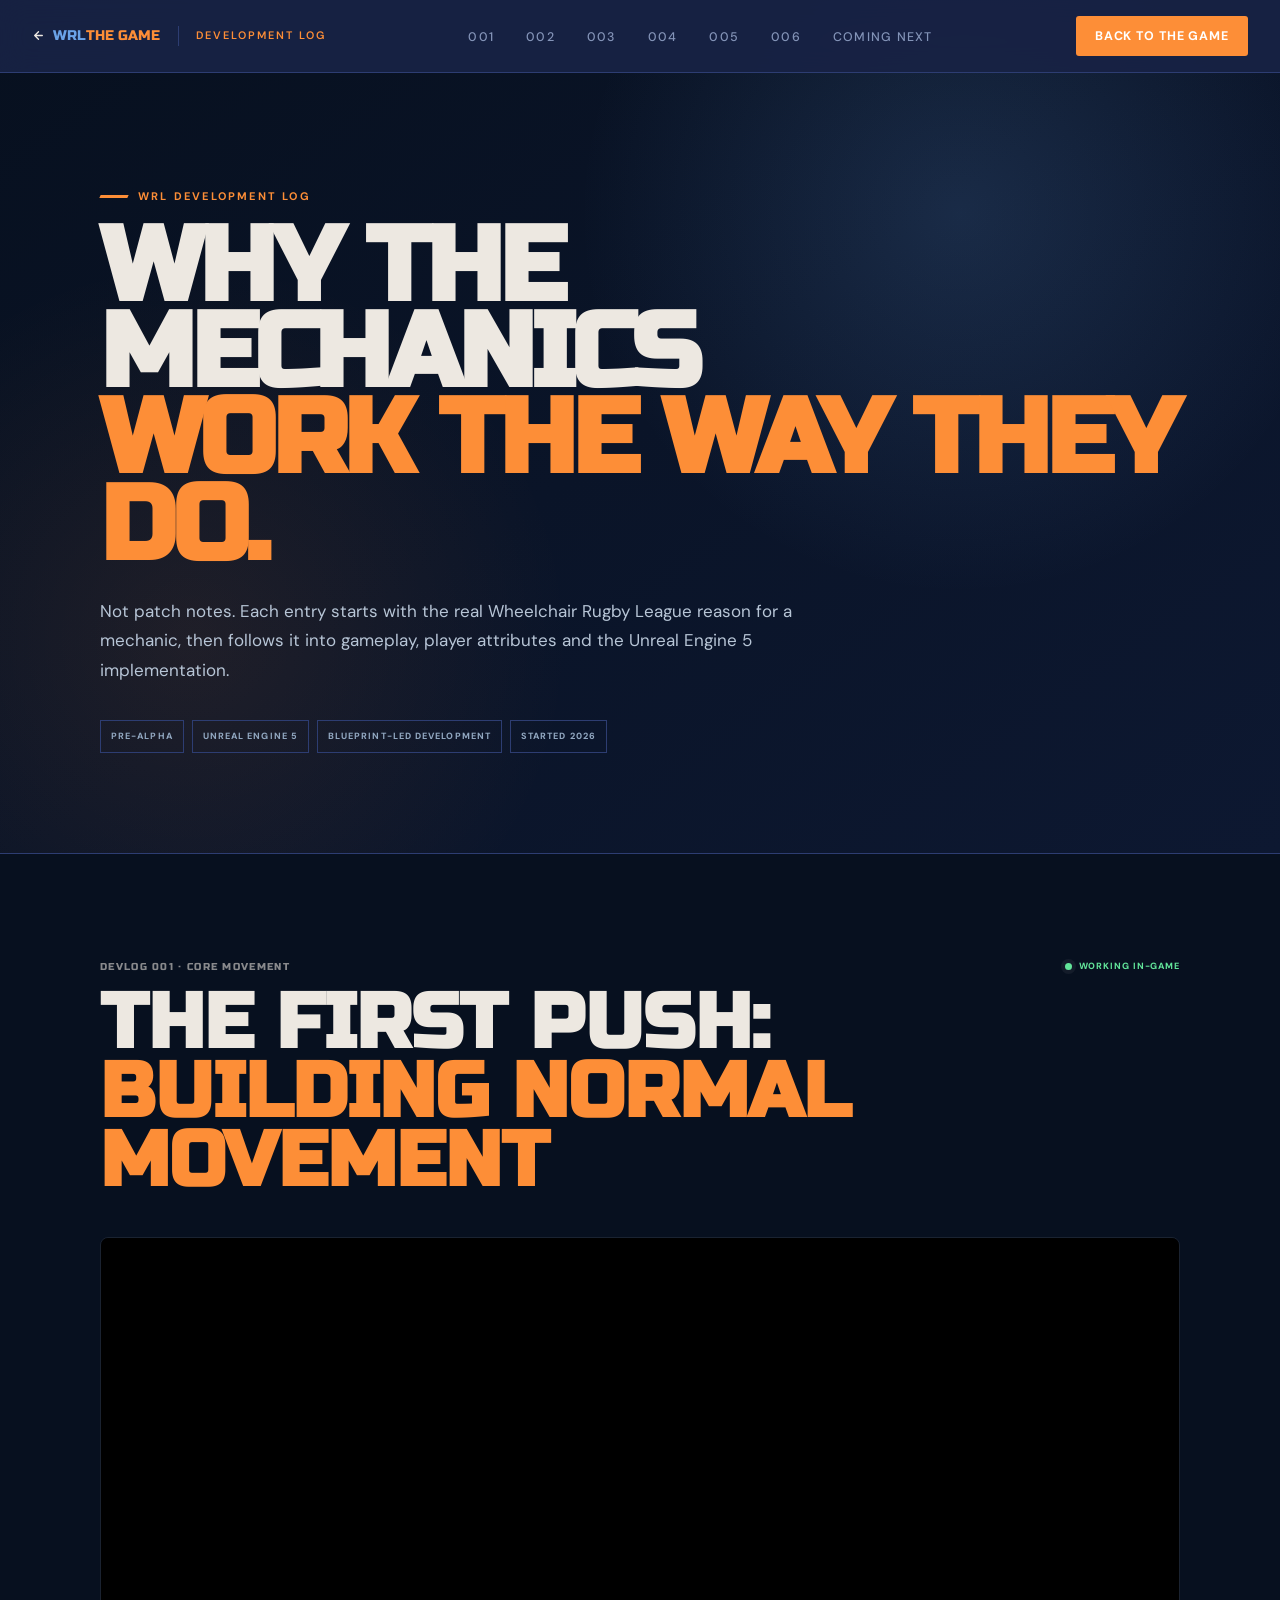
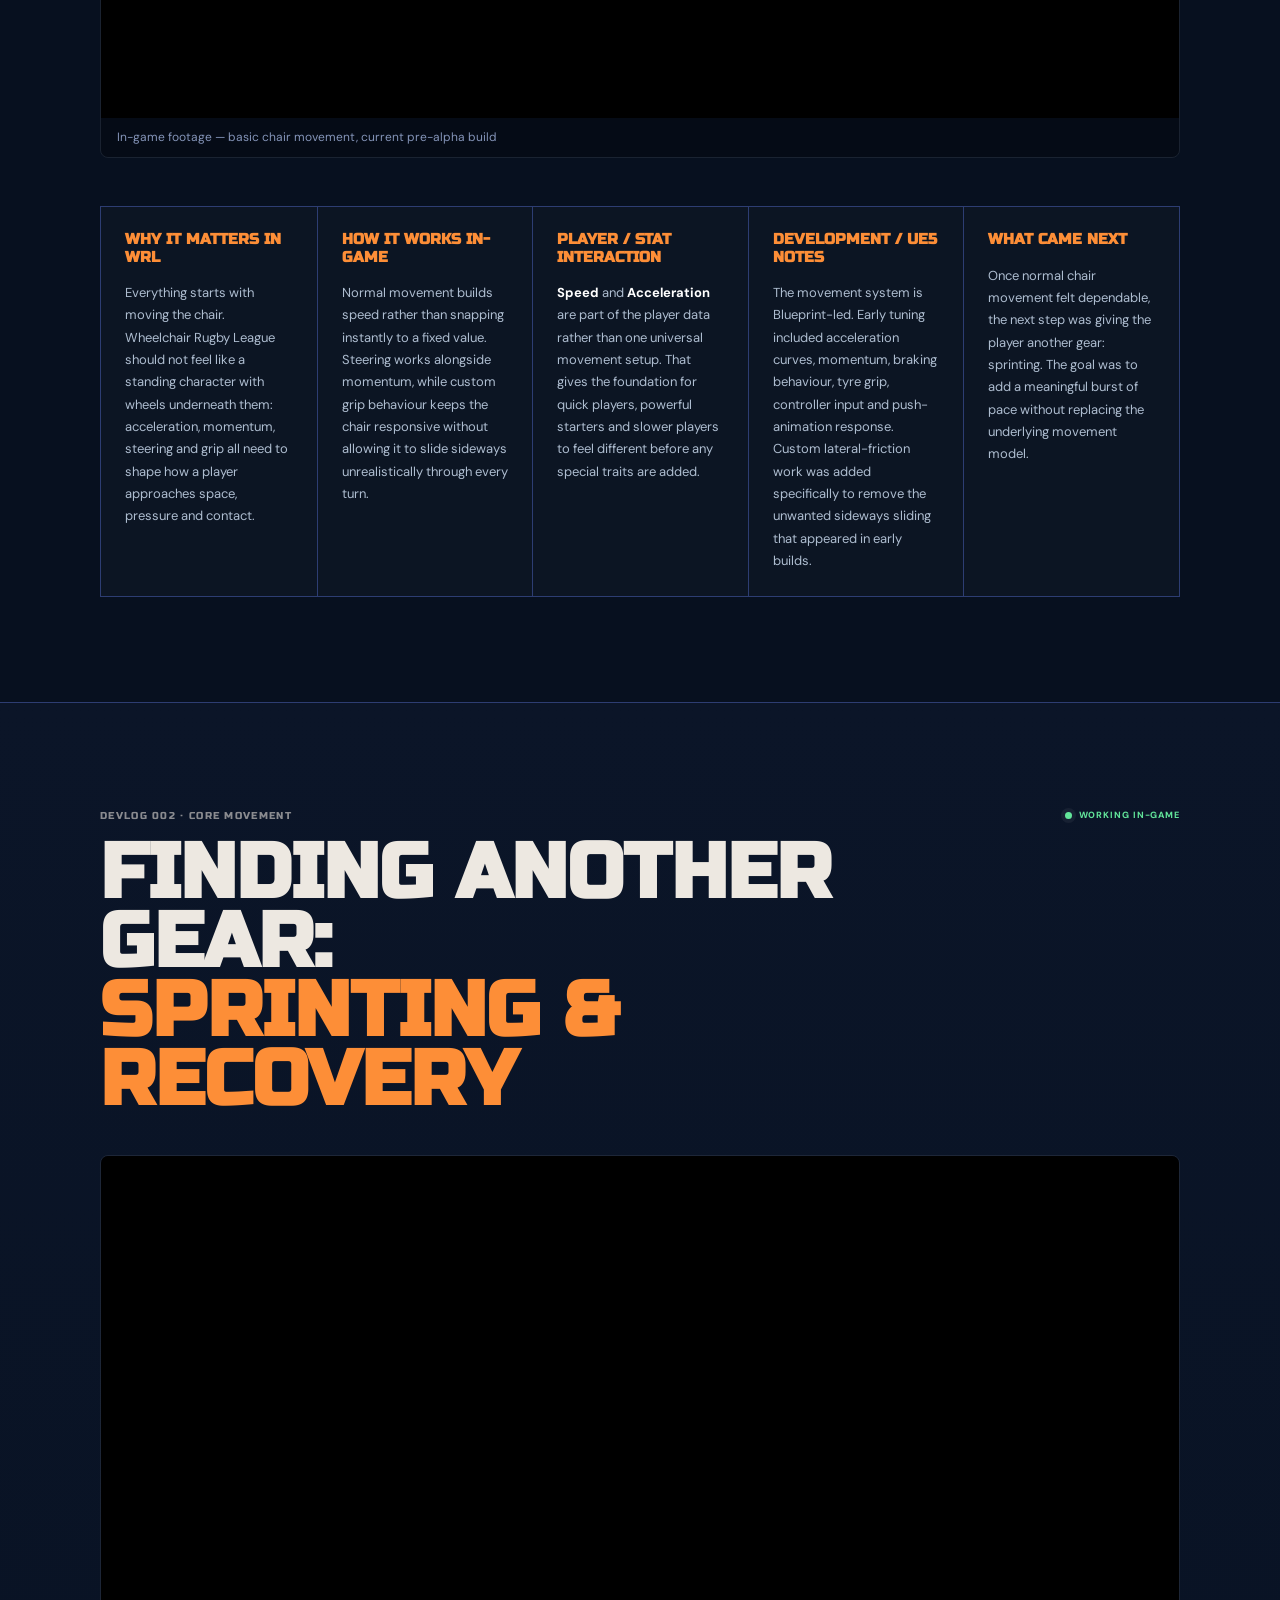
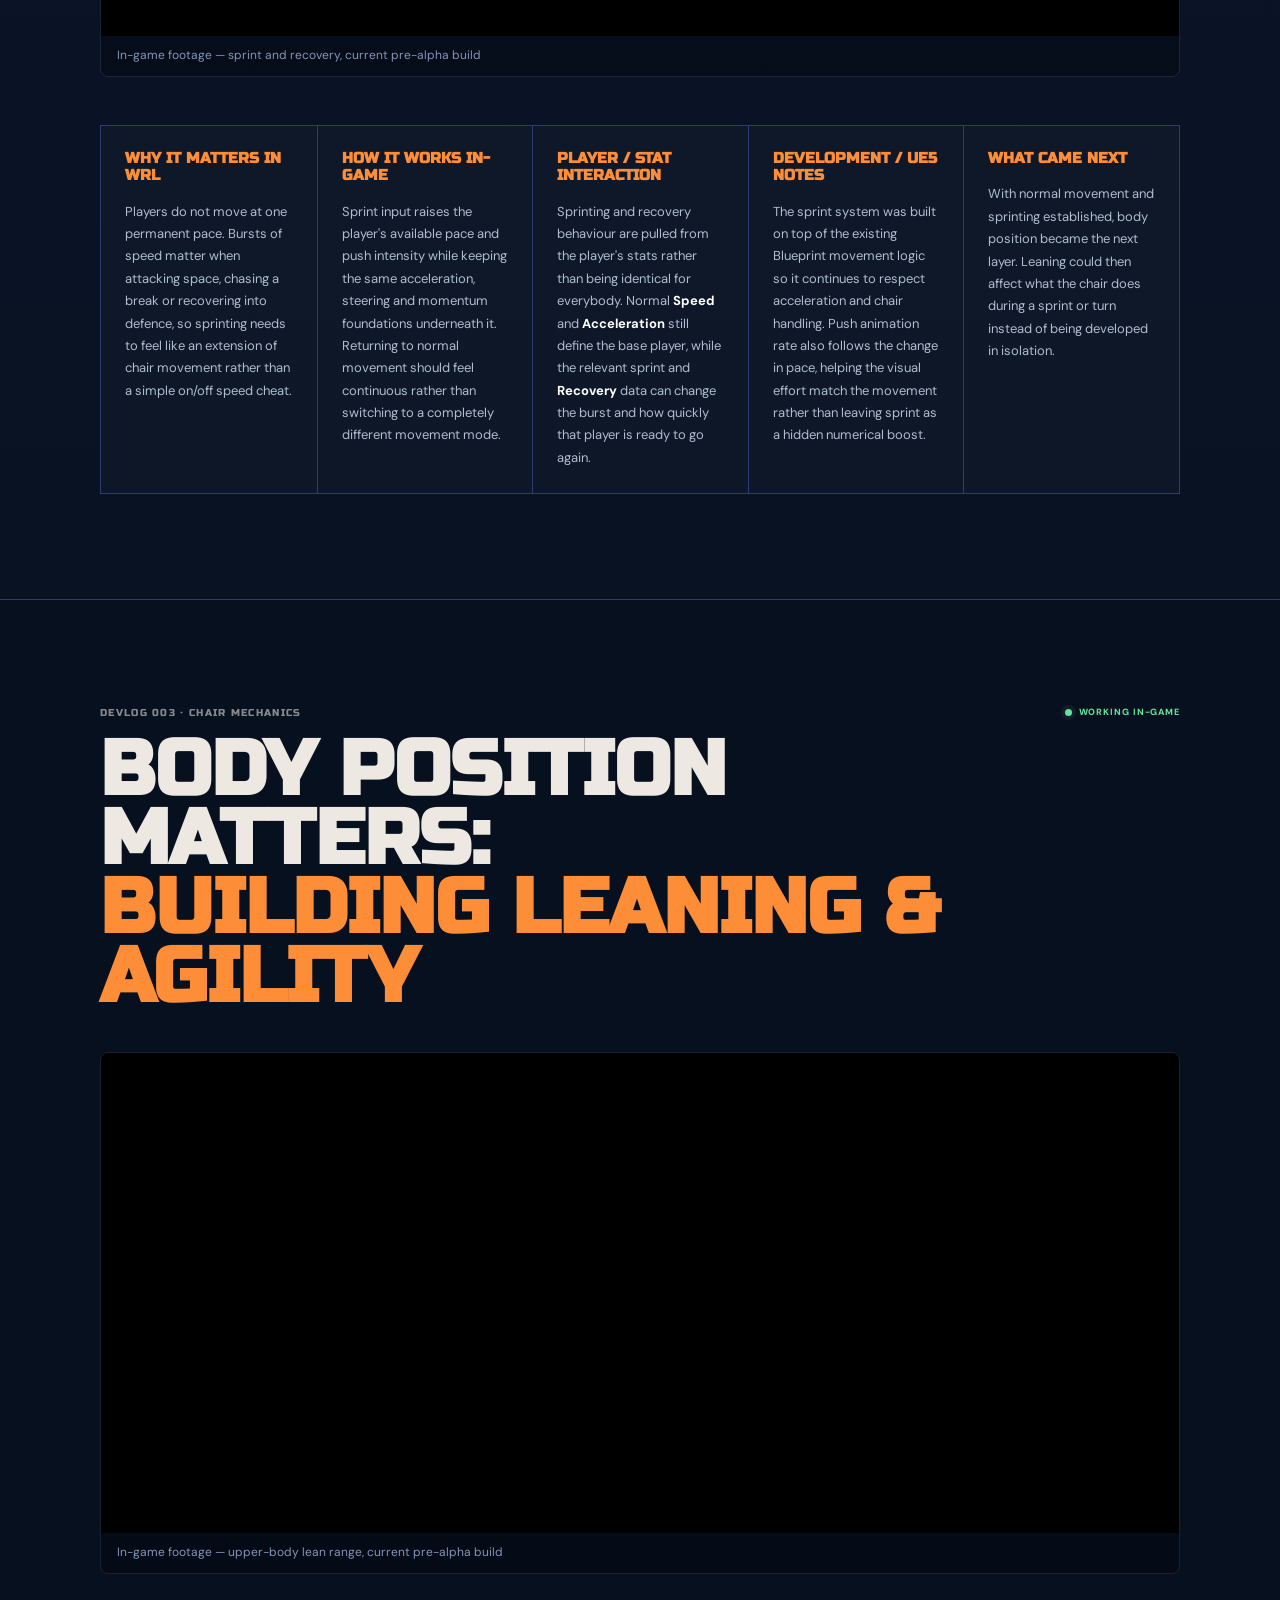
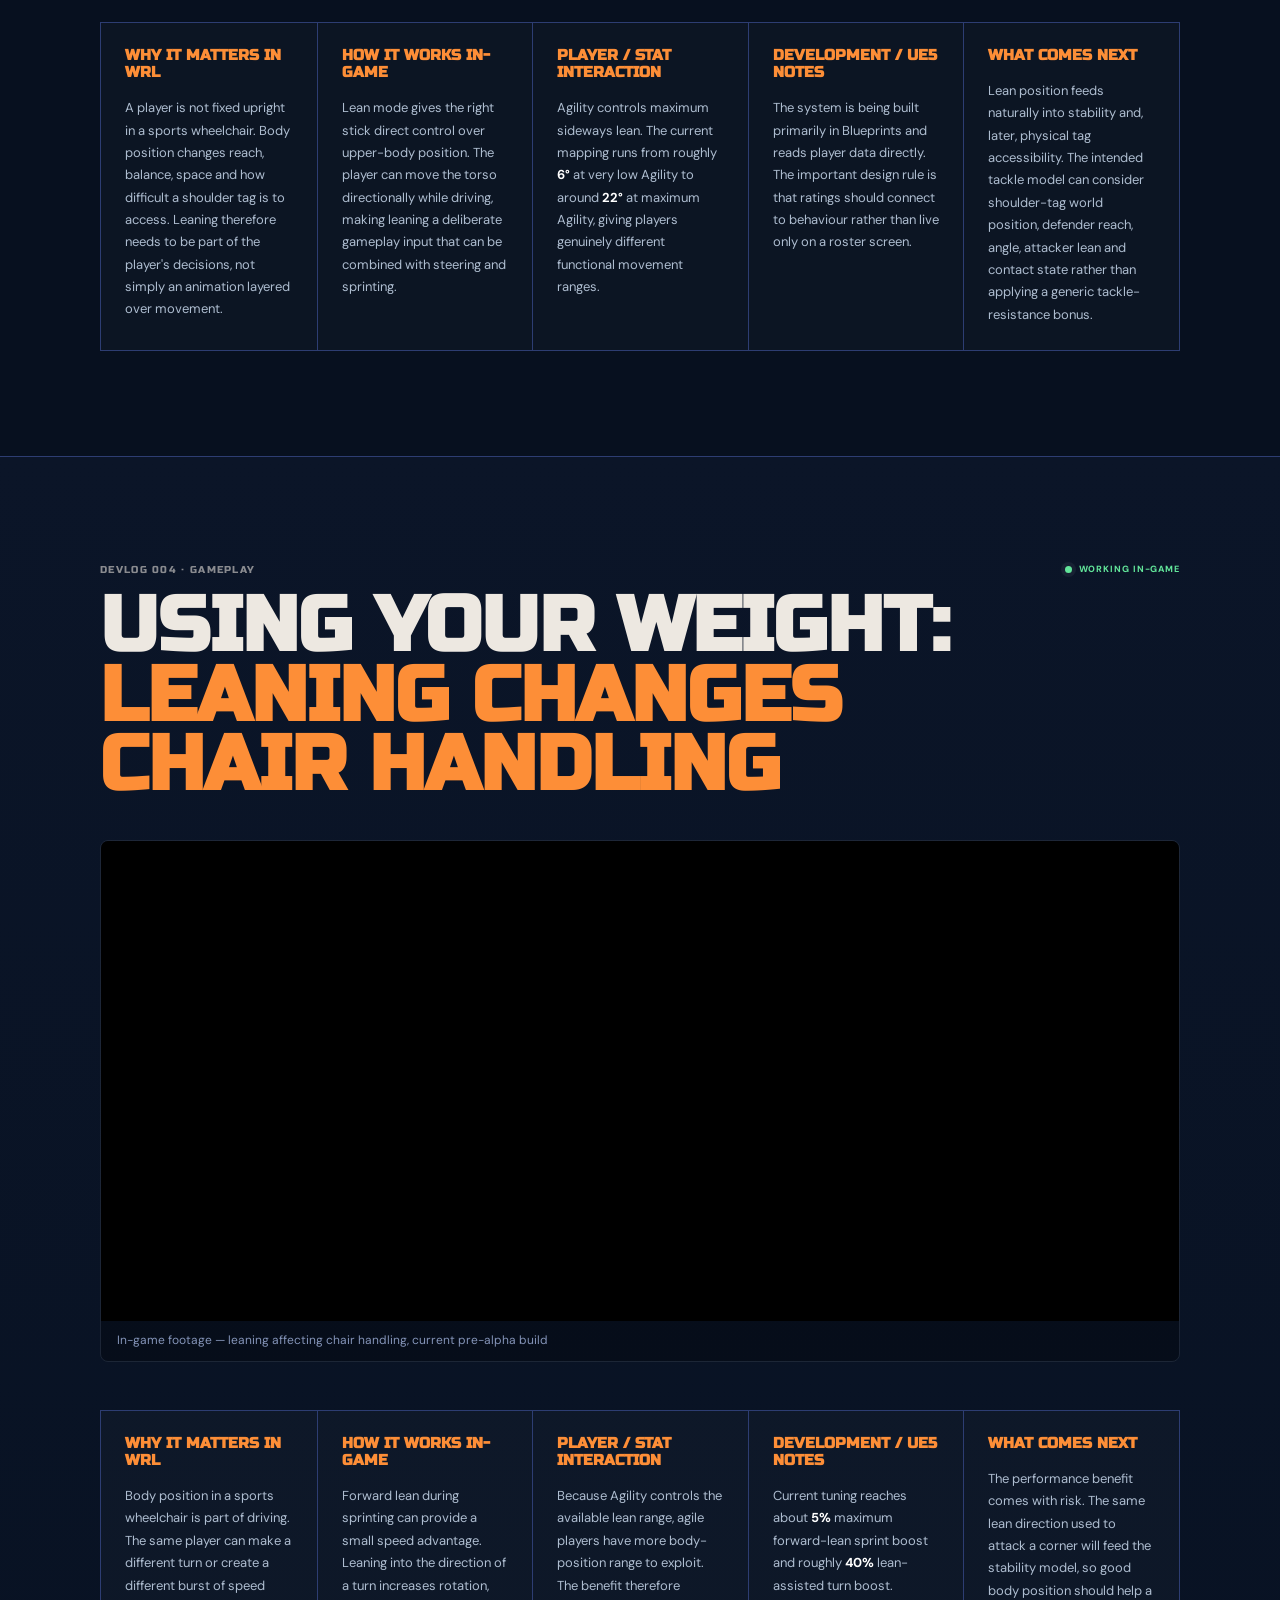
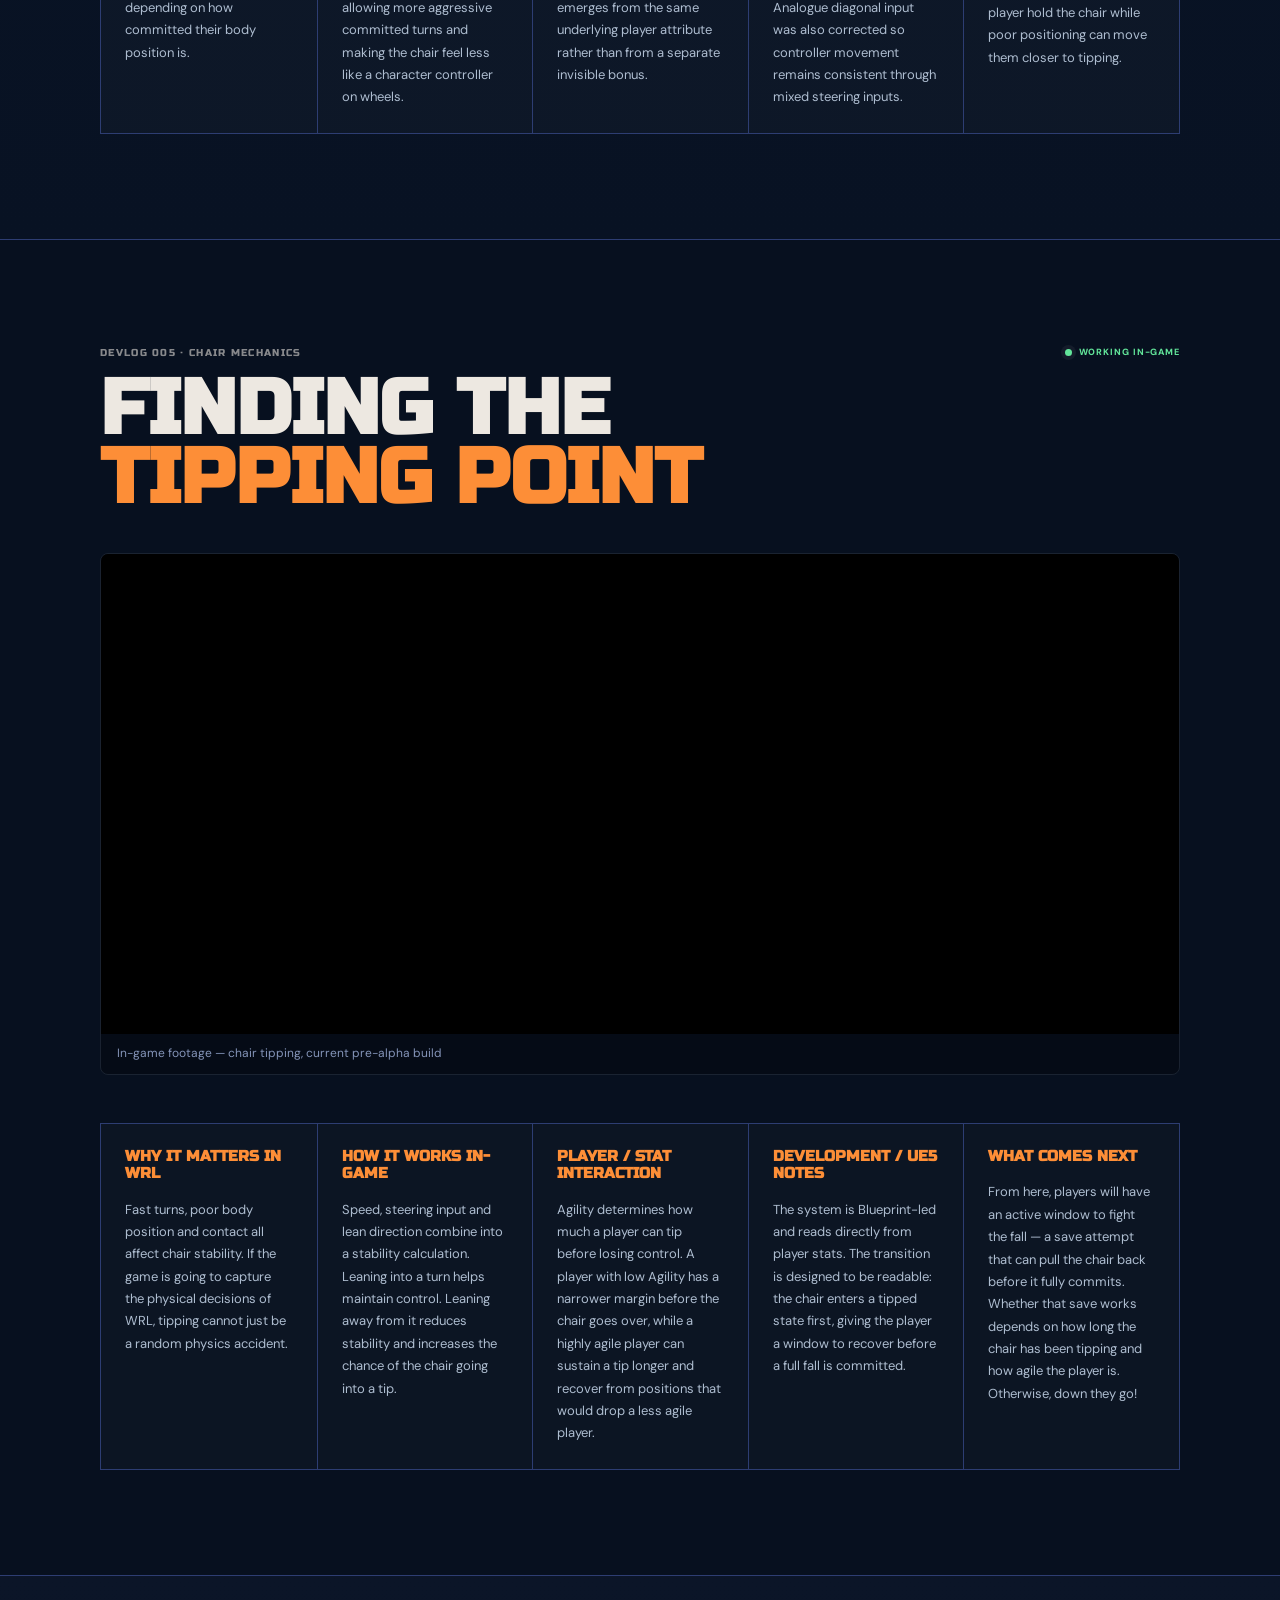
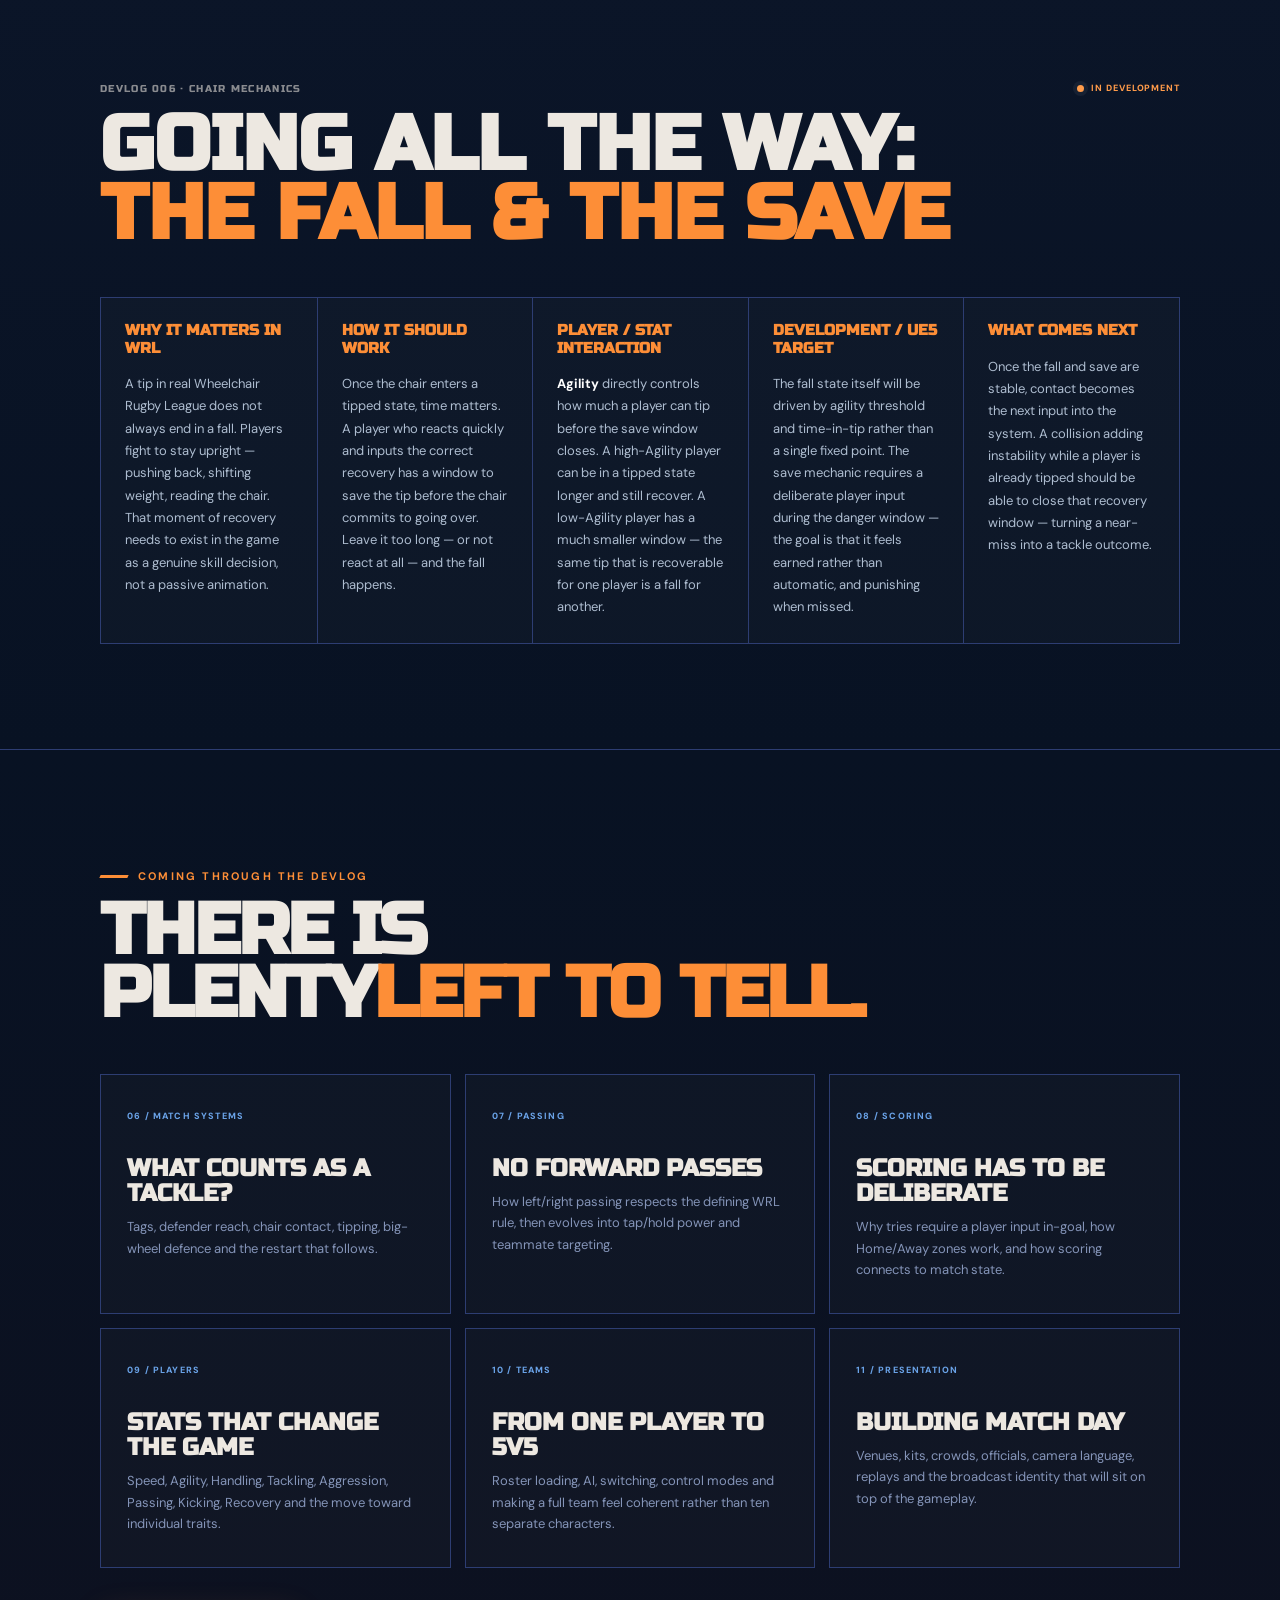
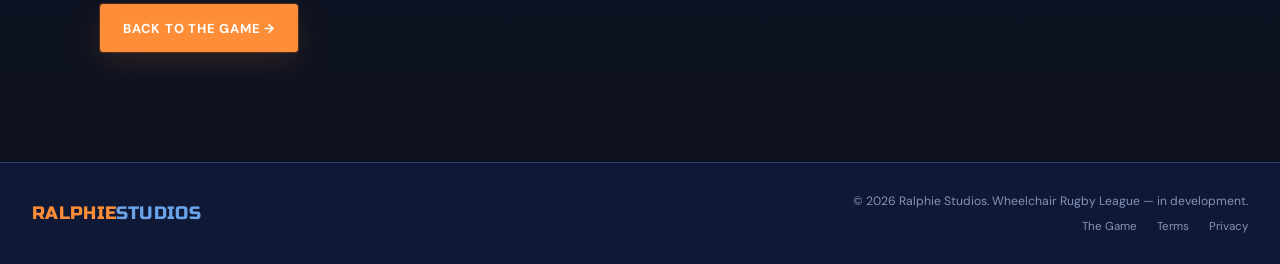
<file: devlog.html>
<!DOCTYPE html>
<html lang="en">
<head>
  <meta charset="UTF-8">
  <meta name="viewport" content="width=device-width, initial-scale=1.0">
  <title>WRL Development Log | Ralphie Studios</title>
  <meta name="description" content="Development log for the first Wheelchair Rugby League video game — mechanics, design decisions and Unreal Engine 5 development from Ralphie Studios.">
  <meta property="og:title" content="Wheelchair Rugby League — Development Log">
  <meta property="og:description" content="Follow the mechanics, decisions and development behind the first Wheelchair Rugby League video game.">
  <meta property="og:type" content="website">
  <meta property="og:url" content="https://ralphiestudios.com/devlog">
  <meta property="og:image" content="https://ralphiestudios.com/images/gamepic.png">
  <meta name="theme-color" content="#07101f">
  <link rel="canonical" href="https://ralphiestudios.com/devlog">
  <link rel="icon" type="image/png" sizes="32x32" href="images/favicon-32.png">
  <link rel="apple-touch-icon" sizes="180x180" href="images/apple-touch-icon.png">
  <link rel="preconnect" href="https://fonts.googleapis.com">
  <link rel="preconnect" href="https://fonts.gstatic.com" crossorigin>
  <link href="https://fonts.googleapis.com/css2?family=Russo+One&family=DM+Sans:ital,opsz,wght@0,9..40,400;0,9..40,500;0,9..40,600;0,9..40,700;1,9..40,400&display=swap" rel="stylesheet">
  <link rel="stylesheet" href="style.css">
</head>
<body class="wrl-page devlog-page">
  <nav id="wrlNav">
    <div class="wrl-left">
      <a href="/wrl" class="wrl-back" aria-label="Back to Wheelchair Rugby League"><svg width="13" height="13" viewBox="0 0 24 24" fill="none" stroke="currentColor" stroke-width="2.5" stroke-linecap="round" stroke-linejoin="round" aria-hidden="true"><path d="M19 12H5M12 5l-7 7 7 7"/></svg><span><span class="nr">WRL</span><span class="ns wrl-back-label">THE GAME</span></span></a>
      <div class="wrl-sep" aria-hidden="true"></div><span class="wrl-game-lbl">Development Log</span>
    </div>
    <ul class="nav-links"><li><a href="#devlog-001">001</a></li><li><a href="#devlog-002">002</a></li><li><a href="#devlog-003">003</a></li><li><a href="#devlog-004">004</a></li><li><a href="#devlog-005">005</a></li><li><a href="#devlog-006">006</a></li><li><a href="#coming">Coming Next</a></li></ul>
    <div class="wrl-cta"><a href="/wrl" class="wrl-cta-btn">Back to the Game</a><button class="nav-toggle" id="wrlNavToggle" aria-label="Open menu" aria-expanded="false"><span></span><span></span><span></span></button></div>
  </nav>

  <header class="devlog-hero">
    <div class="wrap" data-reveal>
      <span class="wrl-eyebrow">WRL Development Log</span>
      <h1>Why the mechanics<br><span>work the way they do.</span></h1>
      <p>Not patch notes. Each entry starts with the real Wheelchair Rugby League reason for a mechanic, then follows it into gameplay, player attributes and the Unreal Engine 5 implementation.</p>
      <div class="devlog-hero-meta"><span>Pre-Alpha</span><span>Unreal Engine 5</span><span>Blueprint-led development</span><span>Started 2026</span></div>
    </div>
  </header>

  <main class="devlog-archive">
    <section class="dev-article-full" id="devlog-001">
      <div class="wrap">
        <div class="dev-article-heading" data-reveal><div><span class="dev-index">DEVLOG 001 · CORE MOVEMENT</span><h2>The First Push:<br><em>Building Normal Movement</em></h2></div><span class="dev-state working">Working in-game</span></div>
        <div class="devlog-clip" data-reveal>
          <video src="images/basicmovementdev.mp4" autoplay loop muted playsinline preload="metadata"></video>
          <p class="devlog-clip-caption">In-game footage — basic chair movement, current pre-alpha build</p>
        </div>
        <div class="dev-article-grid" data-reveal>
          <article><h3>Why it matters in WRL</h3><p>Everything starts with moving the chair. Wheelchair Rugby League should not feel like a standing character with wheels underneath them: acceleration, momentum, steering and grip all need to shape how a player approaches space, pressure and contact.</p></article>
          <article><h3>How it works in-game</h3><p>Normal movement builds speed rather than snapping instantly to a fixed value. Steering works alongside momentum, while custom grip behaviour keeps the chair responsive without allowing it to slide sideways unrealistically through every turn.</p></article>
          <article><h3>Player / stat interaction</h3><p><strong>Speed</strong> and <strong>Acceleration</strong> are part of the player data rather than one universal movement setup. That gives the foundation for quick players, powerful starters and slower players to feel different before any special traits are added.</p></article>
          <article><h3>Development / UE5 notes</h3><p>The movement system is Blueprint-led. Early tuning included acceleration curves, momentum, braking behaviour, tyre grip, controller input and push-animation response. Custom lateral-friction work was added specifically to remove the unwanted sideways sliding that appeared in early builds.</p></article>
          <article><h3>What came next</h3><p>Once normal chair movement felt dependable, the next step was giving the player another gear: sprinting. The goal was to add a meaningful burst of pace without replacing the underlying movement model.</p></article>
        </div>
      </div>
    </section>

    <section class="dev-article-full alternate" id="devlog-002">
      <div class="wrap">
        <div class="dev-article-heading" data-reveal><div><span class="dev-index">DEVLOG 002 · CORE MOVEMENT</span><h2>Finding Another Gear:<br><em>Sprinting &amp; Recovery</em></h2></div><span class="dev-state working">Working in-game</span></div>
        <div class="devlog-clip" data-reveal>
          <video src="images/sprinting.mp4" autoplay loop muted playsinline preload="metadata"></video>
          <p class="devlog-clip-caption">In-game footage — sprint and recovery, current pre-alpha build</p>
        </div>
        <div class="dev-article-grid" data-reveal>
          <article><h3>Why it matters in WRL</h3><p>Players do not move at one permanent pace. Bursts of speed matter when attacking space, chasing a break or recovering into defence, so sprinting needs to feel like an extension of chair movement rather than a simple on/off speed cheat.</p></article>
          <article><h3>How it works in-game</h3><p>Sprint input raises the player's available pace and push intensity while keeping the same acceleration, steering and momentum foundations underneath it. Returning to normal movement should feel continuous rather than switching to a completely different movement mode.</p></article>
          <article><h3>Player / stat interaction</h3><p>Sprinting and recovery behaviour are pulled from the player's stats rather than being identical for everybody. Normal <strong>Speed</strong> and <strong>Acceleration</strong> still define the base player, while the relevant sprint and <strong>Recovery</strong> data can change the burst and how quickly that player is ready to go again.</p></article>
          <article><h3>Development / UE5 notes</h3><p>The sprint system was built on top of the existing Blueprint movement logic so it continues to respect acceleration and chair handling. Push animation rate also follows the change in pace, helping the visual effort match the movement rather than leaving sprint as a hidden numerical boost.</p></article>
          <article><h3>What came next</h3><p>With normal movement and sprinting established, body position became the next layer. Leaning could then affect what the chair does during a sprint or turn instead of being developed in isolation.</p></article>
        </div>
      </div>
    </section>

    <section class="dev-article-full" id="devlog-003">
      <div class="wrap">
        <div class="dev-article-heading" data-reveal><div><span class="dev-index">DEVLOG 003 · CHAIR MECHANICS</span><h2>Body Position Matters:<br><em>Building Leaning &amp; Agility</em></h2></div><span class="dev-state working">Working in-game</span></div>
        <div class="devlog-clip" data-reveal>
          <video src="images/lean.mp4" autoplay loop muted playsinline preload="metadata"></video>
          <p class="devlog-clip-caption">In-game footage — upper-body lean range, current pre-alpha build</p>
        </div>
        <div class="dev-article-grid" data-reveal>
          <article><h3>Why it matters in WRL</h3><p>A player is not fixed upright in a sports wheelchair. Body position changes reach, balance, space and how difficult a shoulder tag is to access. Leaning therefore needs to be part of the player's decisions, not simply an animation layered over movement.</p></article>
          <article><h3>How it works in-game</h3><p>Lean mode gives the right stick direct control over upper-body position. The player can move the torso directionally while driving, making leaning a deliberate gameplay input that can be combined with steering and sprinting.</p></article>
          <article><h3>Player / stat interaction</h3><p>Agility controls maximum sideways lean. The current mapping runs from roughly <strong>6°</strong> at very low Agility to around <strong>22°</strong> at maximum Agility, giving players genuinely different functional movement ranges.</p></article>
          <article><h3>Development / UE5 notes</h3><p>The system is being built primarily in Blueprints and reads player data directly. The important design rule is that ratings should connect to behaviour rather than live only on a roster screen.</p></article>
          <article><h3>What comes next</h3><p>Lean position feeds naturally into stability and, later, physical tag accessibility. The intended tackle model can consider shoulder-tag world position, defender reach, angle, attacker lean and contact state rather than applying a generic tackle-resistance bonus.</p></article>
        </div>
      </div>
    </section>

    <section class="dev-article-full alternate" id="devlog-004">
      <div class="wrap">
        <div class="dev-article-heading" data-reveal><div><span class="dev-index">DEVLOG 004 · GAMEPLAY</span><h2>Using Your Weight:<br><em>Leaning Changes Chair Handling</em></h2></div><span class="dev-state working">Working in-game</span></div>
        <div class="devlog-clip" data-reveal>
          <video src="images/leaning.mp4" autoplay loop muted playsinline preload="metadata"></video>
          <p class="devlog-clip-caption">In-game footage — leaning affecting chair handling, current pre-alpha build</p>
        </div>
        <div class="dev-article-grid" data-reveal>
          <article><h3>Why it matters in WRL</h3><p>Body position in a sports wheelchair is part of driving. The same player can make a different turn or create a different burst of speed depending on how committed their body position is.</p></article>
          <article><h3>How it works in-game</h3><p>Forward lean during sprinting can provide a small speed advantage. Leaning into the direction of a turn increases rotation, allowing more aggressive committed turns and making the chair feel less like a character controller on wheels.</p></article>
          <article><h3>Player / stat interaction</h3><p>Because Agility controls the available lean range, agile players have more body-position range to exploit. The benefit therefore emerges from the same underlying player attribute rather than from a separate invisible bonus.</p></article>
          <article><h3>Development / UE5 notes</h3><p>Current tuning reaches about <strong>5%</strong> maximum forward-lean sprint boost and roughly <strong>40%</strong> lean-assisted turn boost. Analogue diagonal input was also corrected so controller movement remains consistent through mixed steering inputs.</p></article>
          <article><h3>What comes next</h3><p>The performance benefit comes with risk. The same lean direction used to attack a corner will feed the stability model, so good body position should help a player hold the chair while poor positioning can move them closer to tipping.</p></article>
        </div>
      </div>
    </section>

    <section class="dev-article-full" id="devlog-005">
      <div class="wrap">
        <div class="dev-article-heading" data-reveal><div><span class="dev-index">DEVLOG 005 · CHAIR MECHANICS</span><h2>Finding the<br><em>Tipping Point</em></h2></div><span class="dev-state working">Working in-game</span></div>
        <div class="devlog-clip" data-reveal>
          <video src="images/tipping.mp4" autoplay loop muted playsinline preload="metadata"></video>
          <p class="devlog-clip-caption">In-game footage — chair tipping, current pre-alpha build</p>
        </div>
        <div class="dev-article-grid" data-reveal>
          <article><h3>Why it matters in WRL</h3><p>Fast turns, poor body position and contact all affect chair stability. If the game is going to capture the physical decisions of WRL, tipping cannot just be a random physics accident.</p></article>
          <article><h3>How it works in-game</h3><p>Speed, steering input and lean direction combine into a stability calculation. Leaning into a turn helps maintain control. Leaning away from it reduces stability and increases the chance of the chair going into a tip.</p></article>
          <article><h3>Player / stat interaction</h3><p>Agility determines how much a player can tip before losing control. A player with low Agility has a narrower margin before the chair goes over, while a highly agile player can sustain a tip longer and recover from positions that would drop a less agile player.</p></article>
          <article><h3>Development / UE5 notes</h3><p>The system is Blueprint-led and reads directly from player stats. The transition is designed to be readable: the chair enters a tipped state first, giving the player a window to recover before a full fall is committed.</p></article>
          <article><h3>What comes next</h3><p>From here, players will have an active window to fight the fall — a save attempt that can pull the chair back before it fully commits. Whether that save works depends on how long the chair has been tipping and how agile the player is. Otherwise, down they go!</p></article>
        </div>
      </div>
    </section>

    <section class="dev-article-full alternate" id="devlog-006">
      <div class="wrap">
        <div class="dev-article-heading" data-reveal><div><span class="dev-index">DEVLOG 006 · CHAIR MECHANICS</span><h2>Going All the Way:<br><em>The Fall &amp; the Save</em></h2></div><span class="dev-state next">In development</span></div>
        <div class="dev-article-grid" data-reveal>
          <article><h3>Why it matters in WRL</h3><p>A tip in real Wheelchair Rugby League does not always end in a fall. Players fight to stay upright — pushing back, shifting weight, reading the chair. That moment of recovery needs to exist in the game as a genuine skill decision, not a passive animation.</p></article>
          <article><h3>How it should work</h3><p>Once the chair enters a tipped state, time matters. A player who reacts quickly and inputs the correct recovery has a window to save the tip before the chair commits to going over. Leave it too long — or not react at all — and the fall happens.</p></article>
          <article><h3>Player / stat interaction</h3><p><strong>Agility</strong> directly controls how much a player can tip before the save window closes. A high-Agility player can be in a tipped state longer and still recover. A low-Agility player has a much smaller window — the same tip that is recoverable for one player is a fall for another.</p></article>
          <article><h3>Development / UE5 target</h3><p>The fall state itself will be driven by agility threshold and time-in-tip rather than a single fixed point. The save mechanic requires a deliberate player input during the danger window — the goal is that it feels earned rather than automatic, and punishing when missed.</p></article>
          <article><h3>What comes next</h3><p>Once the fall and save are stable, contact becomes the next input into the system. A collision adding instability while a player is already tipped should be able to close that recovery window — turning a near-miss into a tackle outcome.</p></article>
        </div>
      </div>
    </section>

    <section class="wrl-s devlog-coming" id="coming">
      <div class="wrap">
        <span class="wrl-eyebrow" data-reveal>Coming Through the Devlog</span>
        <h2 class="wrl-h2" data-reveal>There is plenty<em>left to tell.</em></h2>
        <div class="dev-queue" data-reveal>
          <article><span>06 / MATCH SYSTEMS</span><h3>What Counts as a Tackle?</h3><p>Tags, defender reach, chair contact, tipping, big-wheel defence and the restart that follows.</p></article>
          <article><span>07 / PASSING</span><h3>No Forward Passes</h3><p>How left/right passing respects the defining WRL rule, then evolves into tap/hold power and teammate targeting.</p></article>
          <article><span>08 / SCORING</span><h3>Scoring Has to Be Deliberate</h3><p>Why tries require a player input in-goal, how Home/Away zones work, and how scoring connects to match state.</p></article>
          <article><span>09 / PLAYERS</span><h3>Stats That Change the Game</h3><p>Speed, Agility, Handling, Tackling, Aggression, Passing, Kicking, Recovery and the move toward individual traits.</p></article>
          <article><span>10 / TEAMS</span><h3>From One Player to 5v5</h3><p>Roster loading, AI, switching, control modes and making a full team feel coherent rather than ten separate characters.</p></article>
          <article><span>11 / PRESENTATION</span><h3>Building Match Day</h3><p>Venues, kits, crowds, officials, camera language, replays and the broadcast identity that will sit on top of the gameplay.</p></article>
        </div>
        <div class="devlog-back-cta" data-reveal><a class="btn-wrl-p" href="/wrl">Back to the Game →</a></div>
      </div>
    </section>
  </main>

  <footer><a href="/" class="ft-logo-brand"><span class="nr">RALPHIE</span><span class="ns">STUDIOS</span></a><div class="ft-right"><p>&copy; 2026 Ralphie Studios. Wheelchair Rugby League — in development.</p><div class="ft-links"><a href="/wrl">The Game</a><a href="/terms">Terms</a><a href="/privacy">Privacy</a></div></div></footer>

  <script>
    const wrlNav = document.getElementById('wrlNav');
    const wrlNavToggle = document.getElementById('wrlNavToggle');
    const wrlNavLinks = wrlNav.querySelector('.nav-links');
    wrlNavToggle.addEventListener('click', () => { const open = wrlNavLinks.classList.toggle('open'); wrlNavToggle.setAttribute('aria-expanded', String(open)); wrlNavToggle.setAttribute('aria-label', open ? 'Close menu' : 'Open menu'); });
    wrlNavLinks.querySelectorAll('a').forEach(a => a.addEventListener('click', () => { wrlNavLinks.classList.remove('open'); wrlNavToggle.setAttribute('aria-expanded', 'false'); }));
    window.addEventListener('scroll', () => wrlNav.classList.toggle('scrolled', scrollY > 30), { passive: true });
    const obs = new IntersectionObserver(entries => entries.forEach(e => { if (e.isIntersecting) { e.target.classList.add('visible'); obs.unobserve(e.target); } }), { threshold: .08 });
    document.querySelectorAll('[data-reveal]').forEach(el => obs.observe(el));
  </script>
</body>
</html>
</file>
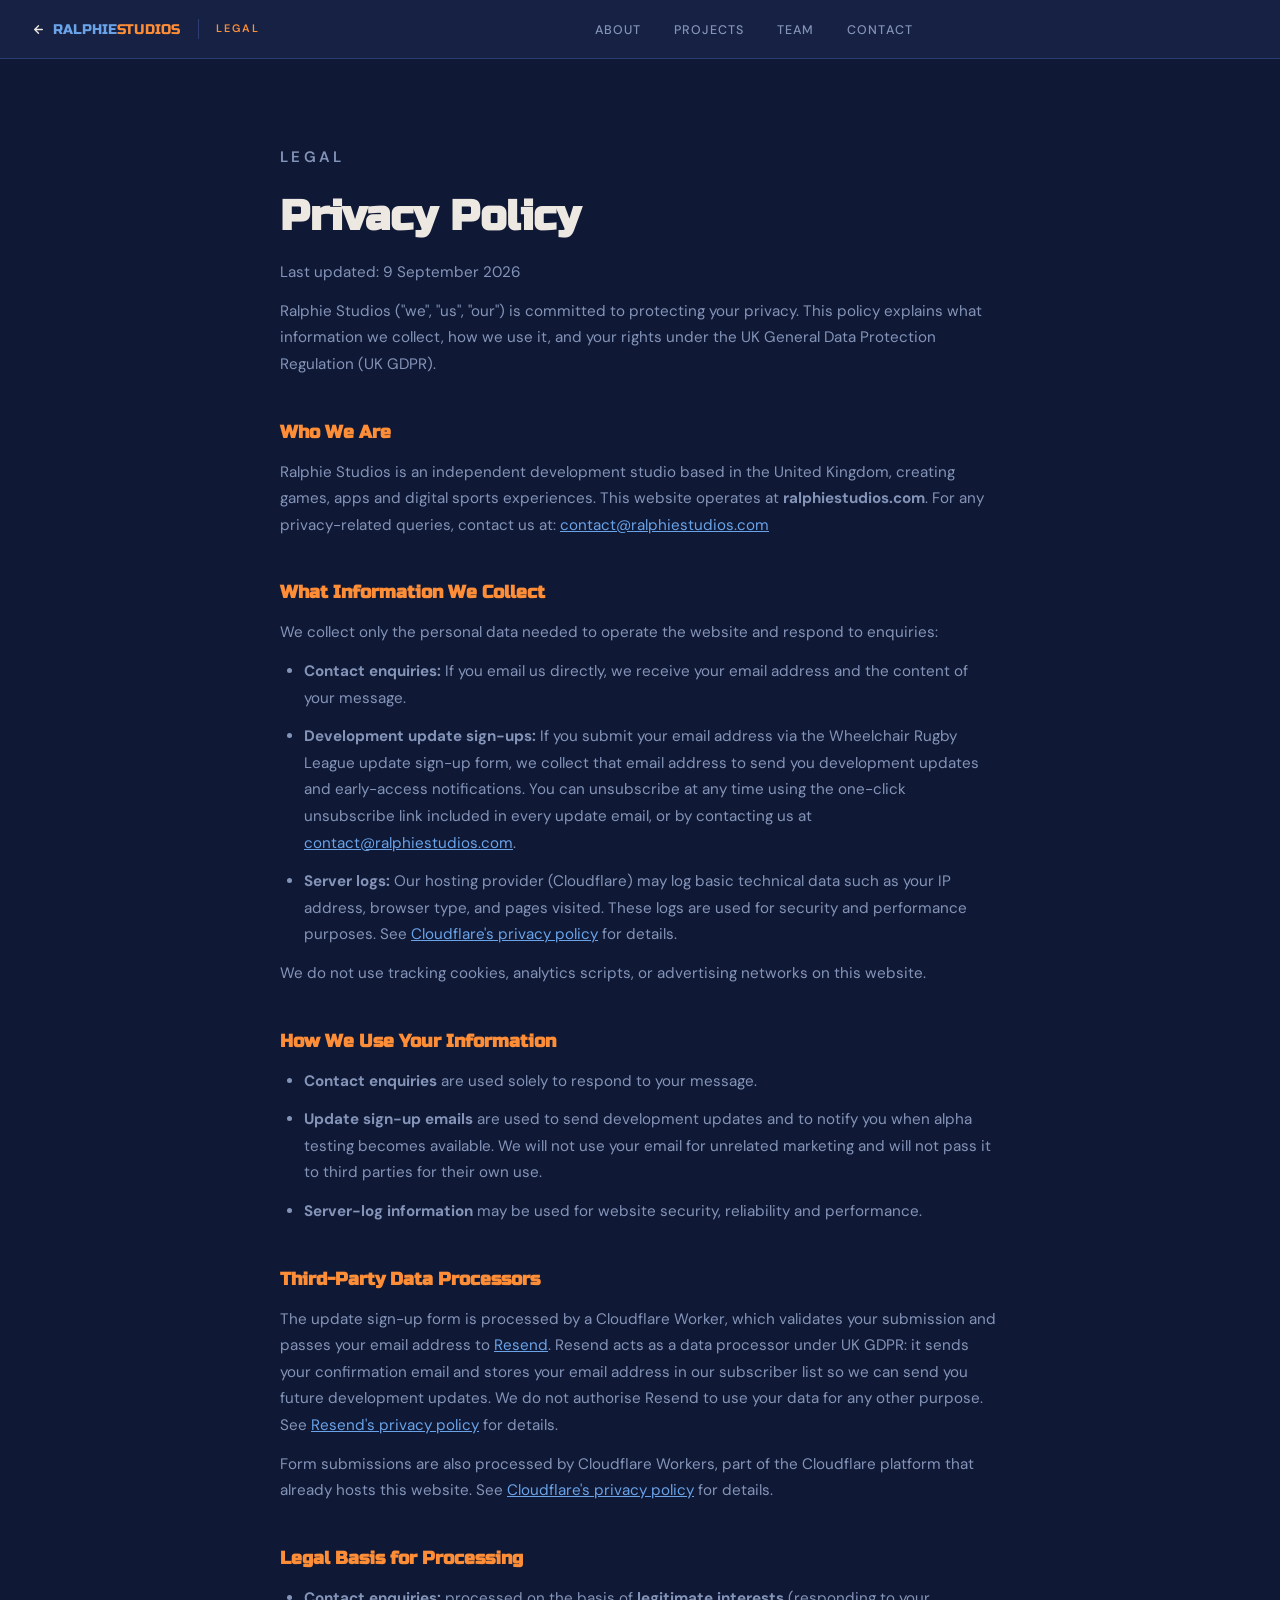
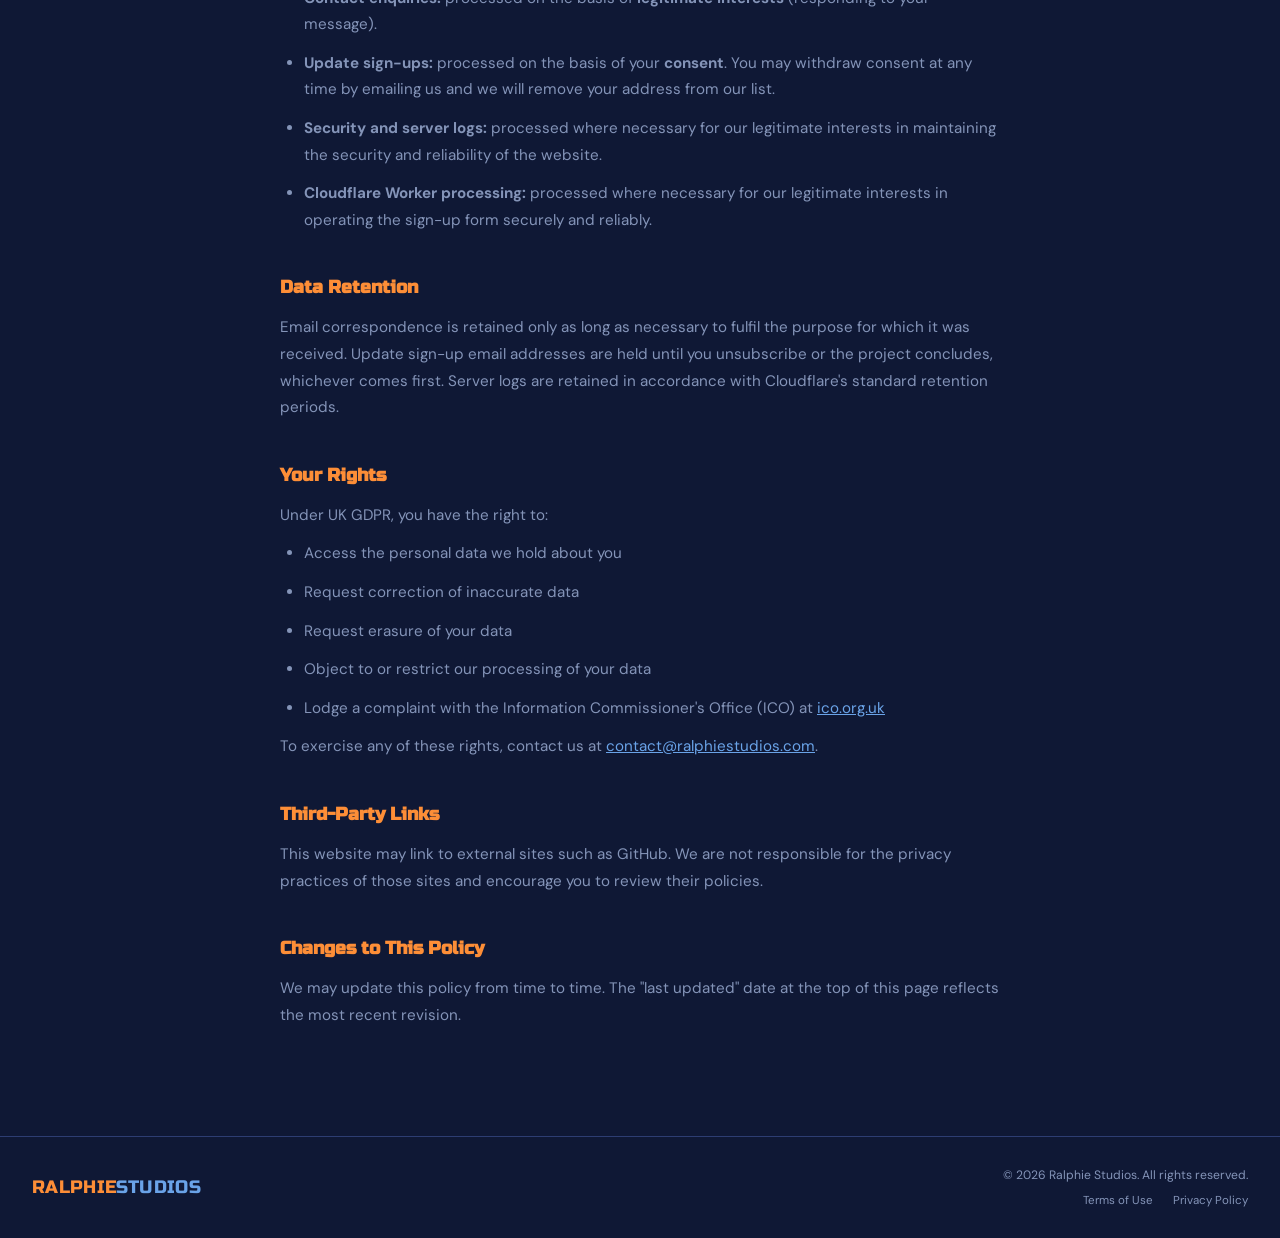
<file: privacy.html>
<!DOCTYPE html>
<html lang="en">
<head>
  <meta charset="UTF-8">
  <meta name="viewport" content="width=device-width, initial-scale=1.0">
  <title>Privacy Policy — Ralphie Studios</title>
  <meta name="description" content="Privacy policy for Ralphie Studios — how we collect, use and protect your data under UK GDPR.">
  <link rel="canonical" href="https://ralphiestudios.com/privacy">
  <meta name="theme-color" content="#0f1835">
  <link rel="icon" type="image/png" sizes="32x32" href="images/favicon-32.png">
  <link rel="apple-touch-icon" sizes="180x180" href="images/apple-touch-icon.png">
  <link rel="preconnect" href="https://fonts.googleapis.com">
  <link rel="preconnect" href="https://fonts.gstatic.com" crossorigin>
  <link href="https://fonts.googleapis.com/css2?family=Russo+One&family=DM+Sans:wght@400;500;600&display=swap" rel="stylesheet">
  <link rel="stylesheet" href="style.css">
  <style>
    .legal-page { padding: 9rem 2rem 6rem; }
    .legal-wrap { max-width: 720px; margin: 0 auto; }
    .legal-wrap h1 {
      font-family: 'Russo One', sans-serif;
      font-size: clamp(1.8rem, 4vw, 2.6rem);
      margin-bottom: 0.5rem;
    }
    .legal-meta { font-size: 0.8rem; color: var(--muted); margin-bottom: 3rem; }
    .legal-wrap h2 {
      font-family: 'Russo One', sans-serif;
      font-size: 1.1rem;
      color: var(--orange);
      margin: 2.5rem 0 0.75rem;
    }
    .legal-wrap p, .legal-wrap li {
      color: var(--muted);
      font-size: 0.95rem;
      line-height: 1.75;
      margin-bottom: 0.75rem;
    }
    .legal-wrap ul { padding-left: 1.5rem; margin-bottom: 0.75rem; }
    .legal-wrap a { color: var(--blue); text-decoration: underline; }
    .legal-wrap a:hover { color: var(--text); }
    .legal-rule { border: none; border-top: 1px solid var(--border); margin: 3rem 0; }
  </style>
</head>
<body>

  <nav id="wrlNav">

    <div class="wrl-left">

      <a href="/" class="wrl-back" aria-label="Back to Ralphie Studios">
        <svg width="13" height="13" viewBox="0 0 24 24" fill="none" stroke="currentColor" stroke-width="2.5" stroke-linecap="round" stroke-linejoin="round" aria-hidden="true">
          <path d="M19 12H5M12 5l-7 7 7 7"/>
        </svg>
        <span>
          <span class="nr">RALPHIE</span>
          <span class="ns wrl-back-label">STUDIOS</span>
        </span>
      </a>

      <div class="wrl-sep" aria-hidden="true"></div>

      <span class="wrl-game-lbl">Legal</span>

    </div>

    <ul class="nav-links">
      <li><a href="/#about">About</a></li>
      <li><a href="/#projects">Projects</a></li>
      <li><a href="/#team">Team</a></li>
      <li><a href="/#connect">Contact</a></li>
    </ul>

    <button class="nav-toggle" id="legalNavToggle" aria-label="Open menu" aria-expanded="false">
      <span></span>
      <span></span>
      <span></span>
    </button>

  </nav>

  <div class="legal-page">
    <div class="legal-wrap">
      <p class="eyebrow">Legal</p>
      <h1>Privacy Policy</h1>
      <p class="legal-meta">Last updated: 9 September 2026</p>

      <p>Ralphie Studios ("we", "us", "our") is committed to protecting your privacy. This policy explains what information we collect, how we use it, and your rights under the UK General Data Protection Regulation (UK GDPR).</p>

      <h2>Who We Are</h2>
      <p>Ralphie Studios is an independent development studio based in the United Kingdom, creating games, apps and digital sports experiences. This website operates at <strong>ralphiestudios.com</strong>. For any privacy-related queries, contact us at: <a href="mailto:contact@ralphiestudios.com">contact@ralphiestudios.com</a></p>

      <h2>What Information We Collect</h2>
      <p>We collect only the personal data needed to operate the website and respond to enquiries:</p>
      <ul>
        <li><strong>Contact enquiries:</strong> If you email us directly, we receive your email address and the content of your message.</li>
        <li><strong>Development update sign-ups:</strong> If you submit your email address via the Wheelchair Rugby League update sign-up form, we collect that email address to send you development updates and early-access notifications. You can unsubscribe at any time using the one-click unsubscribe link included in every update email, or by contacting us at <a href="mailto:contact@ralphiestudios.com">contact@ralphiestudios.com</a>.</li>
        <li><strong>Server logs:</strong> Our hosting provider (Cloudflare) may log basic technical data such as your IP address, browser type, and pages visited. These logs are used for security and performance purposes. See <a href="https://www.cloudflare.com/privacypolicy/" target="_blank" rel="noopener noreferrer">Cloudflare's privacy policy</a> for details.</li>
      </ul>
      <p>We do not use tracking cookies, analytics scripts, or advertising networks on this website.</p>

      <h2>How We Use Your Information</h2>
      <ul>
        <li><strong>Contact enquiries</strong> are used solely to respond to your message.</li>
        <li><strong>Update sign-up emails</strong> are used to send development updates and to notify you when alpha testing becomes available. We will not use your email for unrelated marketing and will not pass it to third parties for their own use.</li>
        <li><strong>Server-log information</strong> may be used for website security, reliability and performance.</li>
      </ul>

      <h2>Third-Party Data Processors</h2>
      <p>The update sign-up form is processed by a Cloudflare Worker, which validates your submission and passes your email address to <a href="https://resend.com/legal/privacy-policy" target="_blank" rel="noopener noreferrer">Resend</a>. Resend acts as a data processor under UK GDPR: it sends your confirmation email and stores your email address in our subscriber list so we can send you future development updates. We do not authorise Resend to use your data for any other purpose. See <a href="https://resend.com/legal/privacy-policy" target="_blank" rel="noopener noreferrer">Resend's privacy policy</a> for details.</p>
      <p>Form submissions are also processed by Cloudflare Workers, part of the Cloudflare platform that already hosts this website. See <a href="https://www.cloudflare.com/privacypolicy/" target="_blank" rel="noopener noreferrer">Cloudflare's privacy policy</a> for details.</p>

      <h2>Legal Basis for Processing</h2>
      <ul>
        <li><strong>Contact enquiries:</strong> processed on the basis of <strong>legitimate interests</strong> (responding to your message).</li>
        <li><strong>Update sign-ups:</strong> processed on the basis of your <strong>consent</strong>. You may withdraw consent at any time by emailing us and we will remove your address from our list.</li>
        <li><strong>Security and server logs:</strong> processed where necessary for our legitimate interests in maintaining the security and reliability of the website.</li>
        <li><strong>Cloudflare Worker processing:</strong> processed where necessary for our legitimate interests in operating the sign-up form securely and reliably.</li>
      </ul>

      <h2>Data Retention</h2>
      <p>Email correspondence is retained only as long as necessary to fulfil the purpose for which it was received. Update sign-up email addresses are held until you unsubscribe or the project concludes, whichever comes first. Server logs are retained in accordance with Cloudflare's standard retention periods.</p>

      <h2>Your Rights</h2>
      <p>Under UK GDPR, you have the right to:</p>
      <ul>
        <li>Access the personal data we hold about you</li>
        <li>Request correction of inaccurate data</li>
        <li>Request erasure of your data</li>
        <li>Object to or restrict our processing of your data</li>
        <li>Lodge a complaint with the Information Commissioner's Office (ICO) at <a href="https://ico.org.uk" target="_blank" rel="noopener noreferrer">ico.org.uk</a></li>
      </ul>
      <p>To exercise any of these rights, contact us at <a href="mailto:contact@ralphiestudios.com">contact@ralphiestudios.com</a>.</p>

      <h2>Third-Party Links</h2>
      <p>This website may link to external sites such as GitHub. We are not responsible for the privacy practices of those sites and encourage you to review their policies.</p>

      <h2>Changes to This Policy</h2>
      <p>We may update this policy from time to time. The "last updated" date at the top of this page reflects the most recent revision.</p>

    </div>
  </div>

  <footer>
    <a href="/" class="ft-logo-brand">
      <span class="nr">RALPHIE</span><span class="ns">STUDIOS</span>
    </a>
    <div class="ft-right">
      <p>&copy; 2026 Ralphie Studios. All rights reserved.</p>
      <div class="ft-links">
        <a href="/terms">Terms of Use</a>
        <a href="/privacy">Privacy Policy</a>
      </div>
    </div>
  </footer>

  <script>
    const btn = document.getElementById('legalNavToggle');
    const nav = document.getElementById('wrlNav');
    const links = nav.querySelector('.nav-links');
    btn.addEventListener('click', () => {
      const open = links.classList.toggle('open');
      btn.setAttribute('aria-expanded', String(open));
      btn.setAttribute('aria-label', open ? 'Close menu' : 'Open menu');
    });
    links.querySelectorAll('a').forEach(a => a.addEventListener('click', () => {
      links.classList.remove('open');
      btn.setAttribute('aria-expanded', 'false');
    }));
  </script>

</body>
</html>
</file>
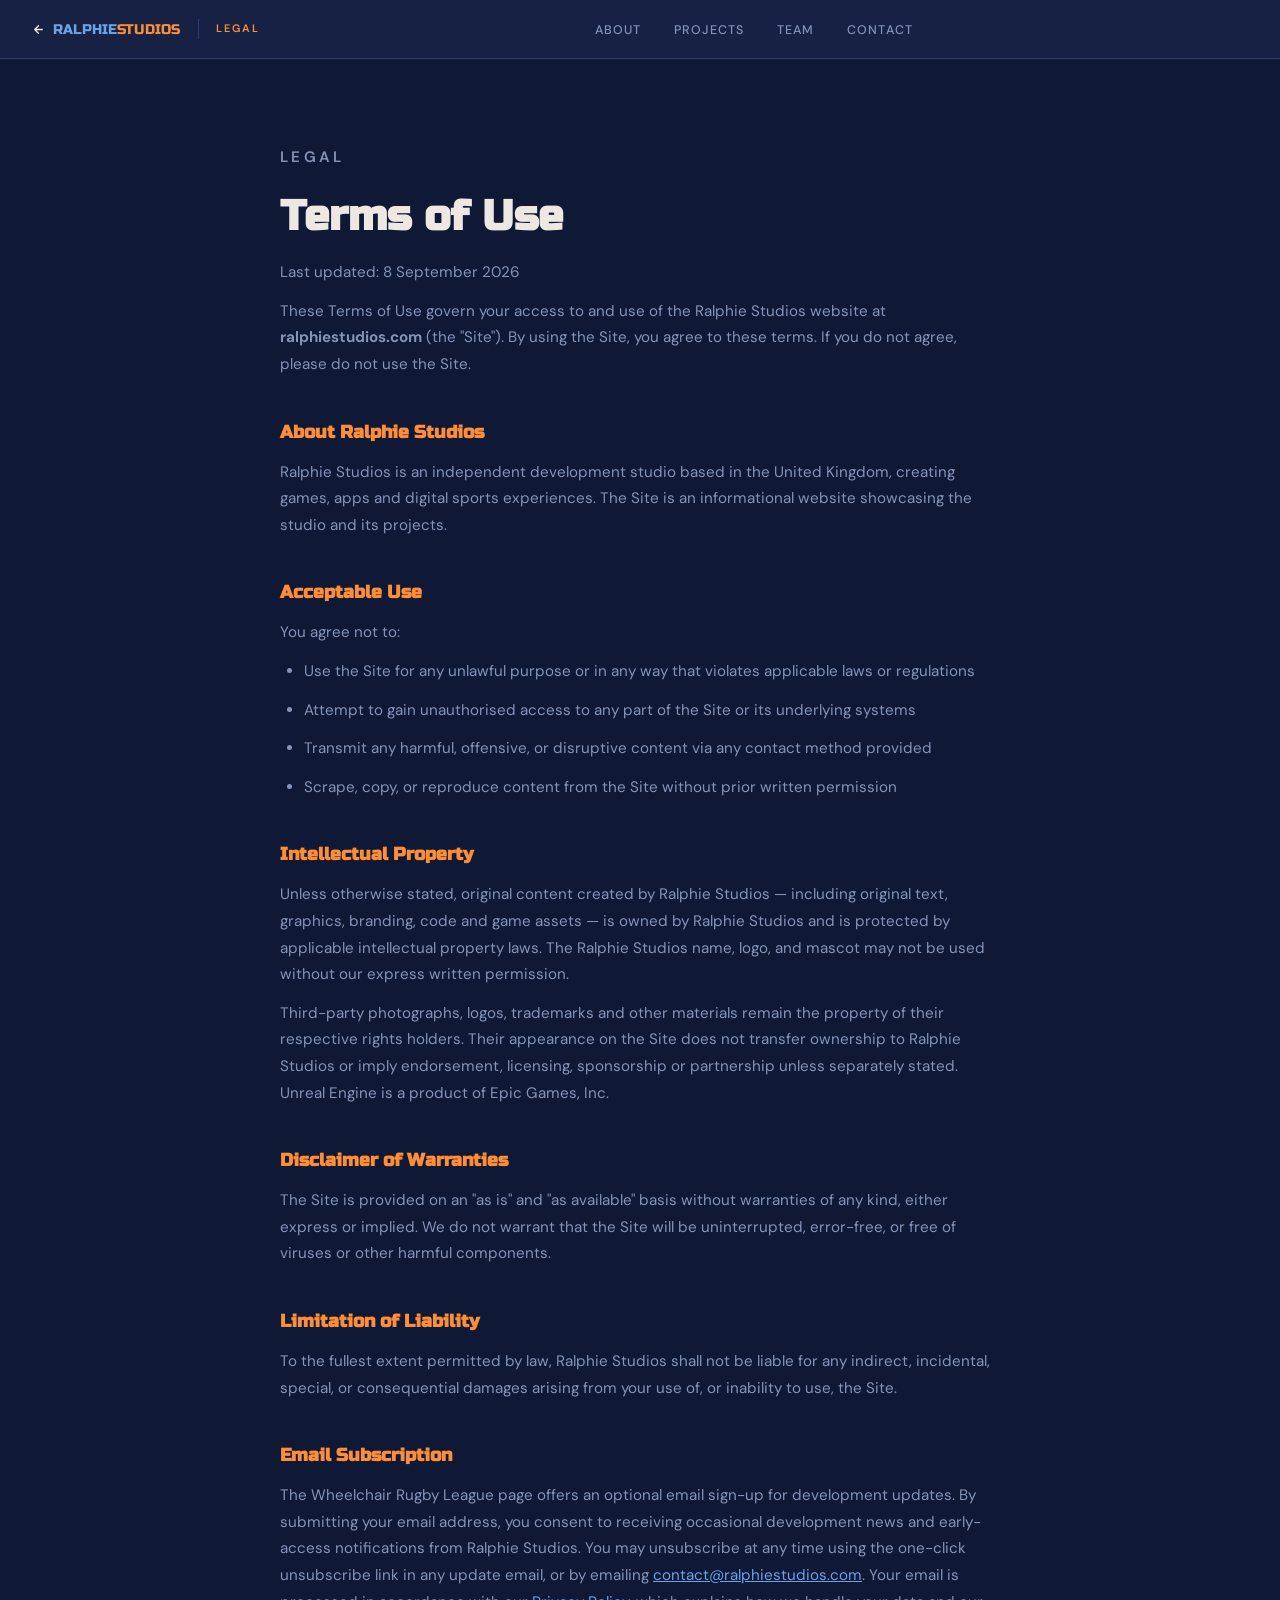
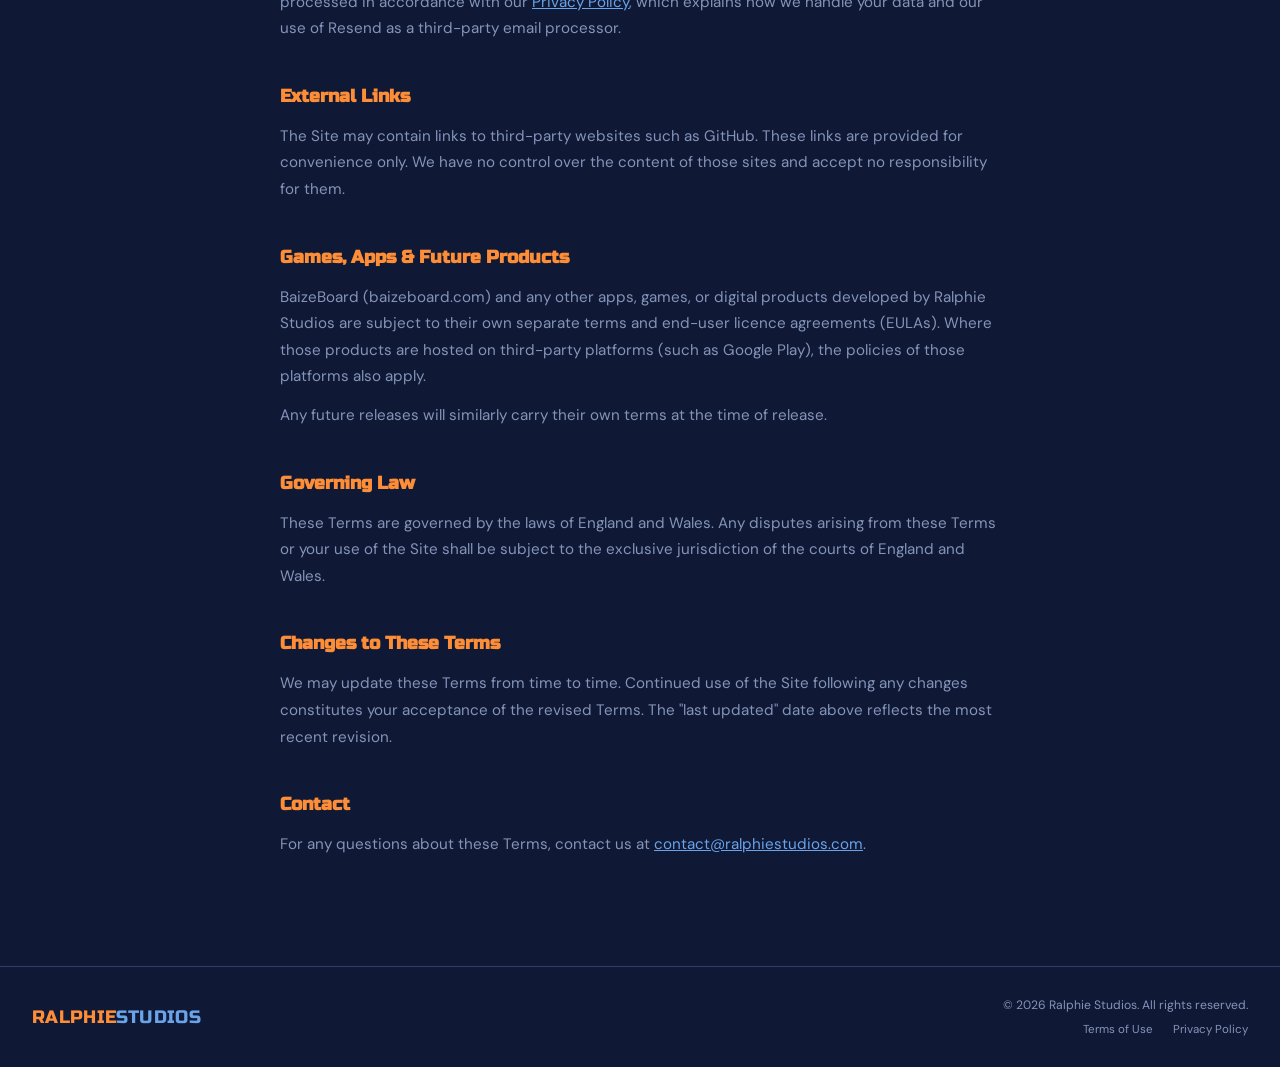
<file: terms.html>
<!DOCTYPE html>
<html lang="en">
<head>
  <meta charset="UTF-8">
  <meta name="viewport" content="width=device-width, initial-scale=1.0">
  <title>Terms of Use — Ralphie Studios</title>
  <meta name="description" content="Terms of use for the Ralphie Studios website — acceptable use, intellectual property, and governing law.">
  <link rel="canonical" href="https://ralphiestudios.com/terms">
  <meta name="theme-color" content="#0f1835">
  <link rel="icon" type="image/png" sizes="32x32" href="images/favicon-32.png">
  <link rel="apple-touch-icon" sizes="180x180" href="images/apple-touch-icon.png">
  <link rel="preconnect" href="https://fonts.googleapis.com">
  <link rel="preconnect" href="https://fonts.gstatic.com" crossorigin>
  <link href="https://fonts.googleapis.com/css2?family=Russo+One&family=DM+Sans:wght@400;500;600&display=swap" rel="stylesheet">
  <link rel="stylesheet" href="style.css">
  <style>
    .legal-page { padding: 9rem 2rem 6rem; }
    .legal-wrap { max-width: 720px; margin: 0 auto; }
    .legal-wrap h1 {
      font-family: 'Russo One', sans-serif;
      font-size: clamp(1.8rem, 4vw, 2.6rem);
      margin-bottom: 0.5rem;
    }
    .legal-meta { font-size: 0.8rem; color: var(--muted); margin-bottom: 3rem; }
    .legal-wrap h2 {
      font-family: 'Russo One', sans-serif;
      font-size: 1.1rem;
      color: var(--orange);
      margin: 2.5rem 0 0.75rem;
    }
    .legal-wrap p, .legal-wrap li {
      color: var(--muted);
      font-size: 0.95rem;
      line-height: 1.75;
      margin-bottom: 0.75rem;
    }
    .legal-wrap ul { padding-left: 1.5rem; margin-bottom: 0.75rem; }
    .legal-wrap a { color: var(--blue); text-decoration: underline; }
    .legal-wrap a:hover { color: var(--text); }
    .legal-rule { border: none; border-top: 1px solid var(--border); margin: 3rem 0; }
  </style>
</head>
<body>

  <nav id="wrlNav">

    <div class="wrl-left">

      <a href="/" class="wrl-back" aria-label="Back to Ralphie Studios">
        <svg width="13" height="13" viewBox="0 0 24 24" fill="none" stroke="currentColor" stroke-width="2.5" stroke-linecap="round" stroke-linejoin="round" aria-hidden="true">
          <path d="M19 12H5M12 5l-7 7 7 7"/>
        </svg>
        <span>
          <span class="nr">RALPHIE</span>
          <span class="ns wrl-back-label">STUDIOS</span>
        </span>
      </a>

      <div class="wrl-sep" aria-hidden="true"></div>

      <span class="wrl-game-lbl">Legal</span>

    </div>

    <ul class="nav-links">
      <li><a href="/#about">About</a></li>
      <li><a href="/#projects">Projects</a></li>
      <li><a href="/#team">Team</a></li>
      <li><a href="/#connect">Contact</a></li>
    </ul>

    <button class="nav-toggle" id="legalNavToggle" aria-label="Open menu" aria-expanded="false">
      <span></span>
      <span></span>
      <span></span>
    </button>

  </nav>

  <div class="legal-page">
    <div class="legal-wrap">
      <p class="eyebrow">Legal</p>
      <h1>Terms of Use</h1>
      <p class="legal-meta">Last updated: 8 September 2026</p>

      <p>These Terms of Use govern your access to and use of the Ralphie Studios website at <strong>ralphiestudios.com</strong> (the "Site"). By using the Site, you agree to these terms. If you do not agree, please do not use the Site.</p>

      <h2>About Ralphie Studios</h2>
      <p>Ralphie Studios is an independent development studio based in the United Kingdom, creating games, apps and digital sports experiences. The Site is an informational website showcasing the studio and its projects.</p>

      <h2>Acceptable Use</h2>
      <p>You agree not to:</p>
      <ul>
        <li>Use the Site for any unlawful purpose or in any way that violates applicable laws or regulations</li>
        <li>Attempt to gain unauthorised access to any part of the Site or its underlying systems</li>
        <li>Transmit any harmful, offensive, or disruptive content via any contact method provided</li>
        <li>Scrape, copy, or reproduce content from the Site without prior written permission</li>
      </ul>

      <h2>Intellectual Property</h2>
      <p>Unless otherwise stated, original content created by Ralphie Studios — including original text, graphics, branding, code and game assets — is owned by Ralphie Studios and is protected by applicable intellectual property laws. The Ralphie Studios name, logo, and mascot may not be used without our express written permission.</p>
      <p>Third-party photographs, logos, trademarks and other materials remain the property of their respective rights holders. Their appearance on the Site does not transfer ownership to Ralphie Studios or imply endorsement, licensing, sponsorship or partnership unless separately stated. Unreal Engine is a product of Epic Games, Inc.</p>

      <h2>Disclaimer of Warranties</h2>
      <p>The Site is provided on an "as is" and "as available" basis without warranties of any kind, either express or implied. We do not warrant that the Site will be uninterrupted, error-free, or free of viruses or other harmful components.</p>

      <h2>Limitation of Liability</h2>
      <p>To the fullest extent permitted by law, Ralphie Studios shall not be liable for any indirect, incidental, special, or consequential damages arising from your use of, or inability to use, the Site.</p>

      <h2>Email Subscription</h2>
      <p>The Wheelchair Rugby League page offers an optional email sign-up for development updates. By submitting your email address, you consent to receiving occasional development news and early-access notifications from Ralphie Studios. You may unsubscribe at any time using the one-click unsubscribe link in any update email, or by emailing <a href="mailto:contact@ralphiestudios.com">contact@ralphiestudios.com</a>. Your email is processed in accordance with our <a href="/privacy">Privacy Policy</a>, which explains how we handle your data and our use of Resend as a third-party email processor.</p>

      <h2>External Links</h2>
      <p>The Site may contain links to third-party websites such as GitHub. These links are provided for convenience only. We have no control over the content of those sites and accept no responsibility for them.</p>

      <h2>Games, Apps & Future Products</h2>
      <p>BaizeBoard (baizeboard.com) and any other apps, games, or digital products developed by Ralphie Studios are subject to their own separate terms and end-user licence agreements (EULAs). Where those products are hosted on third-party platforms (such as Google Play), the policies of those platforms also apply.</p>
      <p>Any future releases will similarly carry their own terms at the time of release.</p>

      <h2>Governing Law</h2>
      <p>These Terms are governed by the laws of England and Wales. Any disputes arising from these Terms or your use of the Site shall be subject to the exclusive jurisdiction of the courts of England and Wales.</p>

      <h2>Changes to These Terms</h2>
      <p>We may update these Terms from time to time. Continued use of the Site following any changes constitutes your acceptance of the revised Terms. The "last updated" date above reflects the most recent revision.</p>

      <h2>Contact</h2>
      <p>For any questions about these Terms, contact us at <a href="mailto:contact@ralphiestudios.com">contact@ralphiestudios.com</a>.</p>

    </div>
  </div>

  <footer>
    <a href="/" class="ft-logo-brand">
      <span class="nr">RALPHIE</span><span class="ns">STUDIOS</span>
    </a>
    <div class="ft-right">
      <p>&copy; 2026 Ralphie Studios. All rights reserved.</p>
      <div class="ft-links">
        <a href="/terms">Terms of Use</a>
        <a href="/privacy">Privacy Policy</a>
      </div>
    </div>
  </footer>

  <script>
    const btn = document.getElementById('legalNavToggle');
    const nav = document.getElementById('wrlNav');
    const links = nav.querySelector('.nav-links');
    btn.addEventListener('click', () => {
      const open = links.classList.toggle('open');
      btn.setAttribute('aria-expanded', String(open));
      btn.setAttribute('aria-label', open ? 'Close menu' : 'Open menu');
    });
    links.querySelectorAll('a').forEach(a => a.addEventListener('click', () => {
      links.classList.remove('open');
      btn.setAttribute('aria-expanded', 'false');
    }));
  </script>

</body>
</html>
</file>
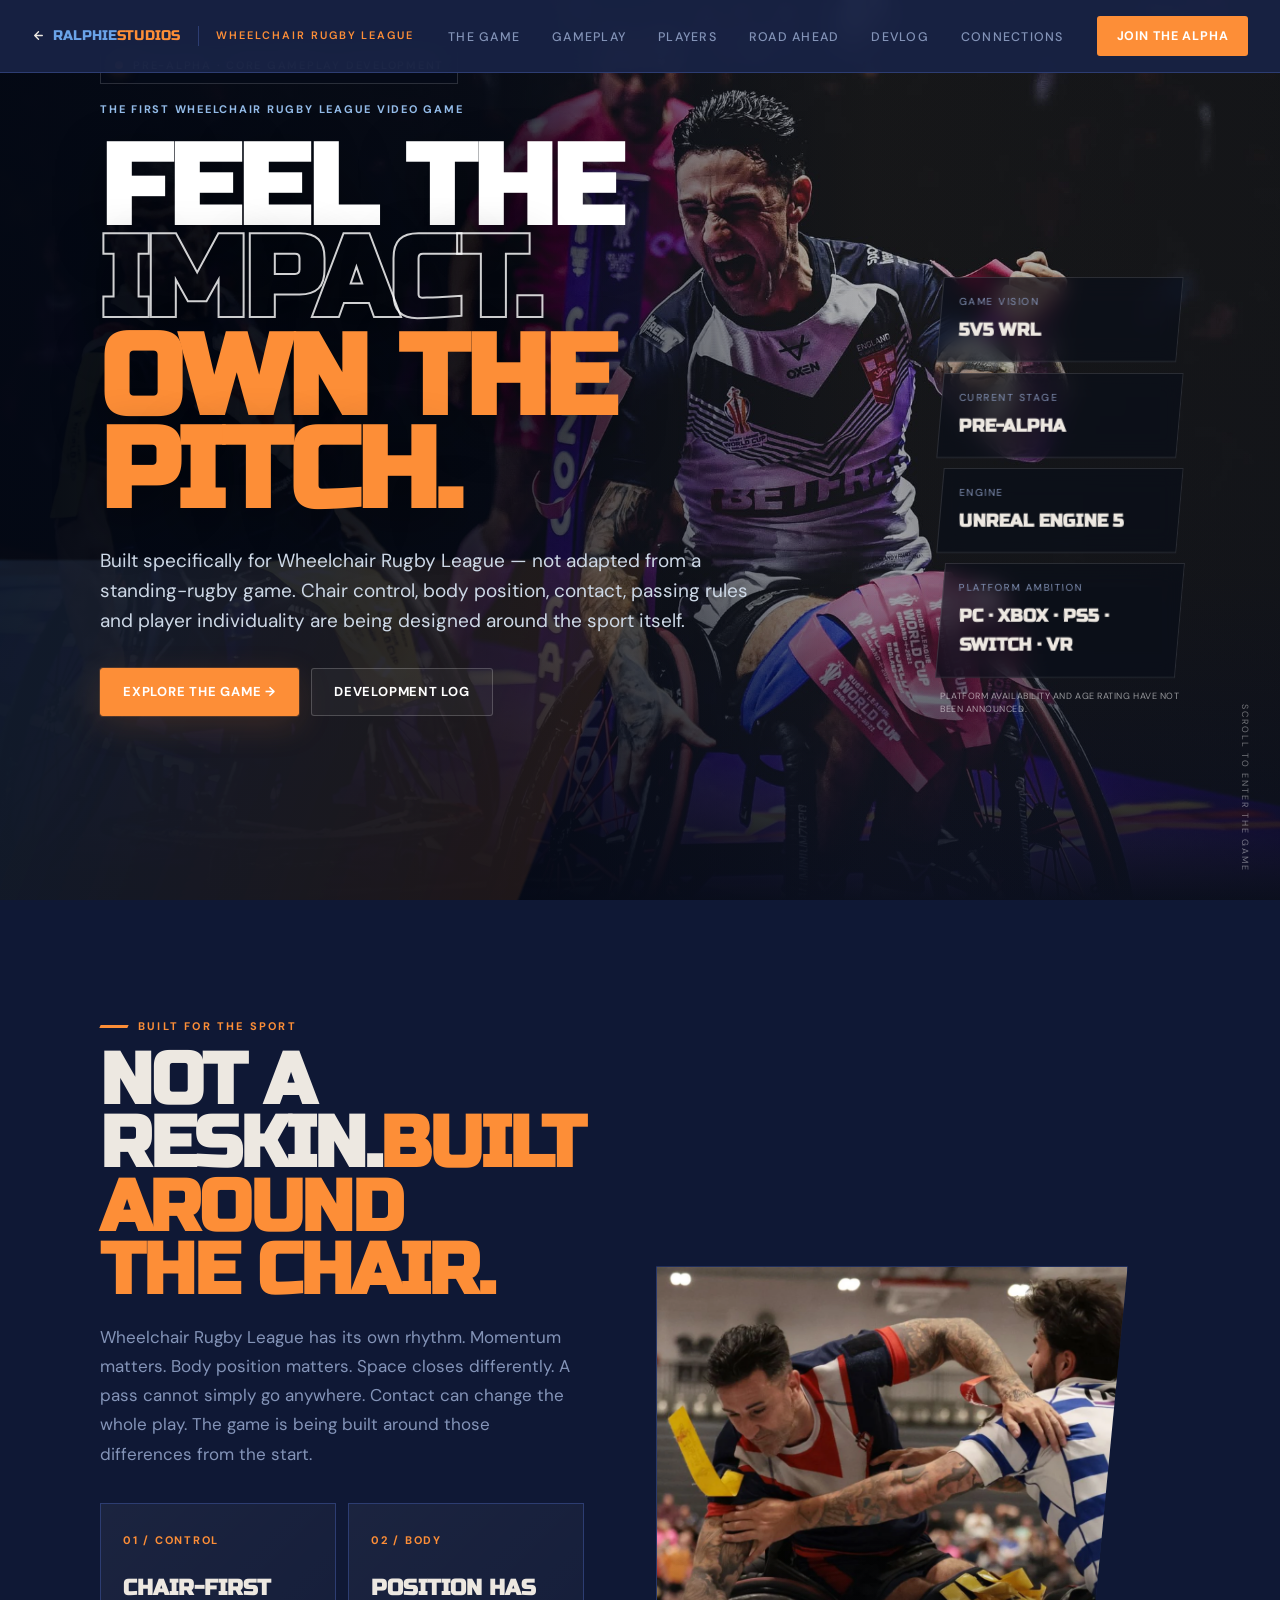
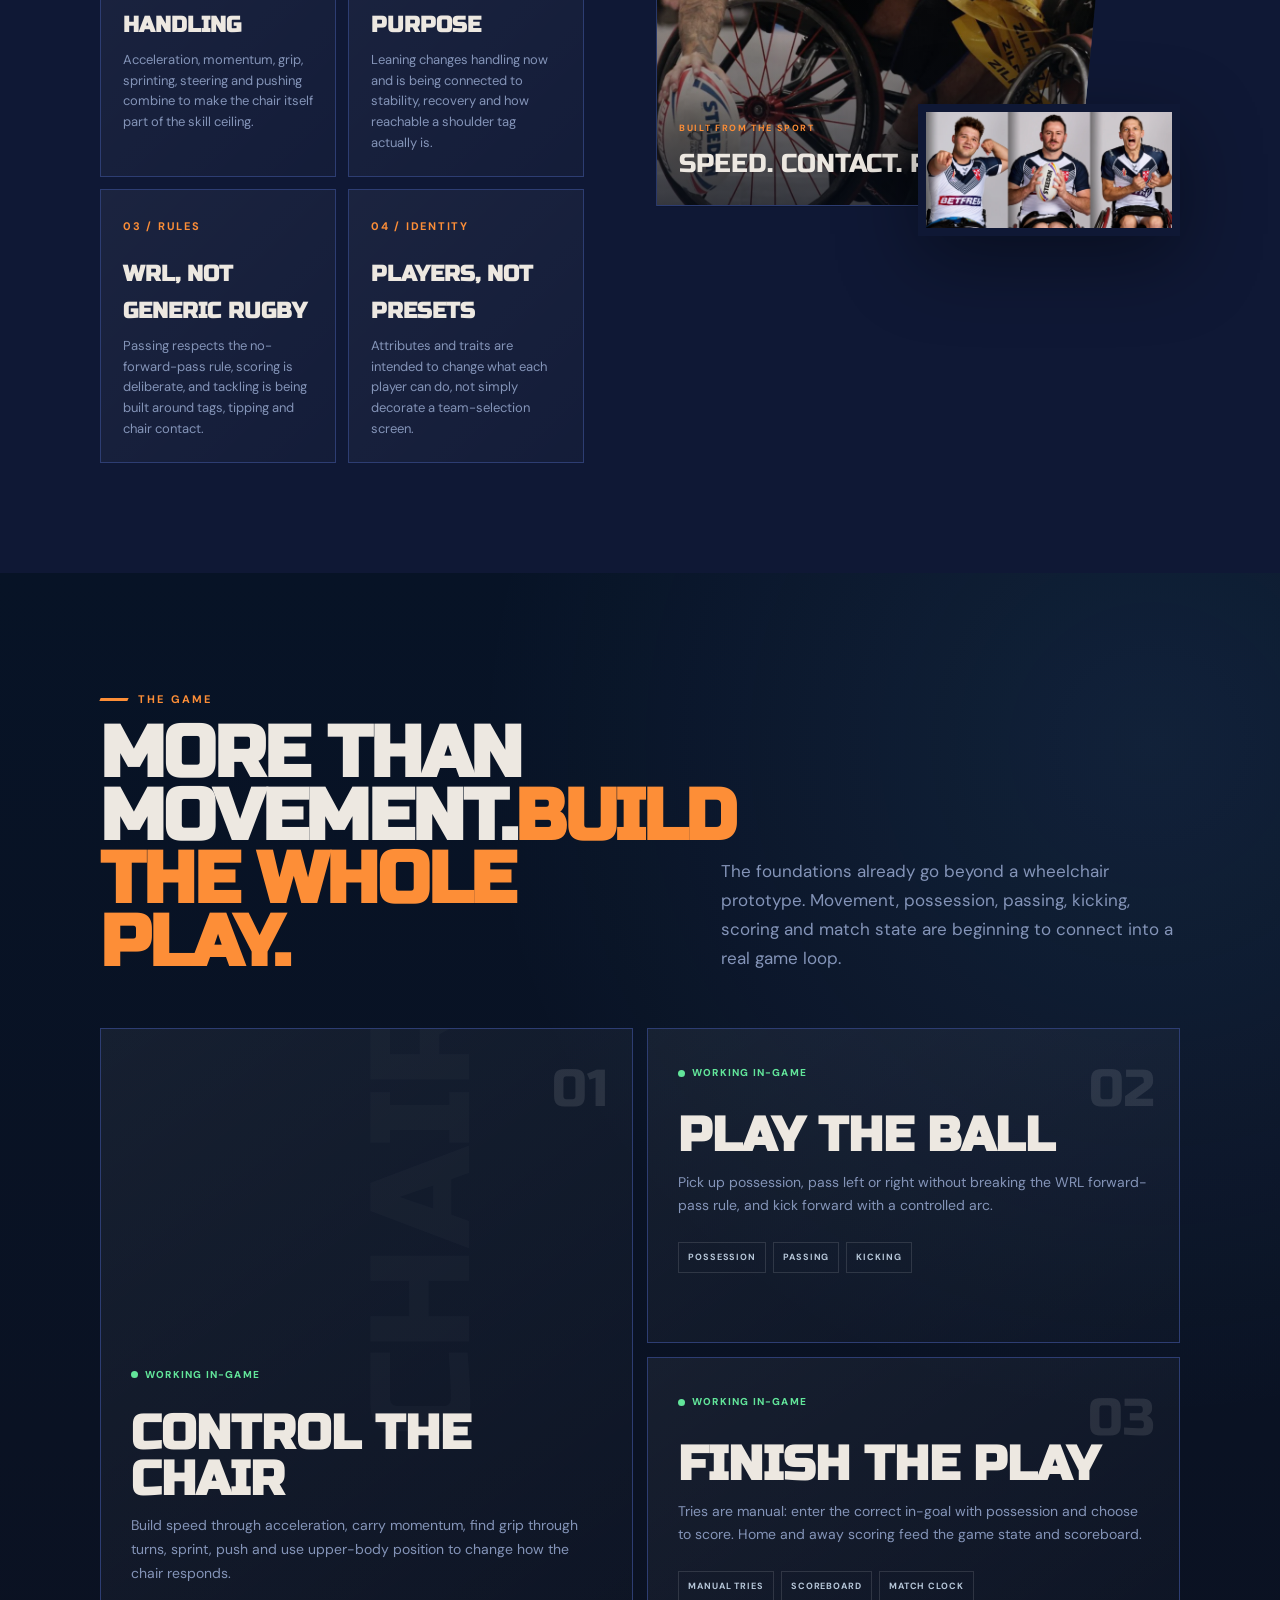
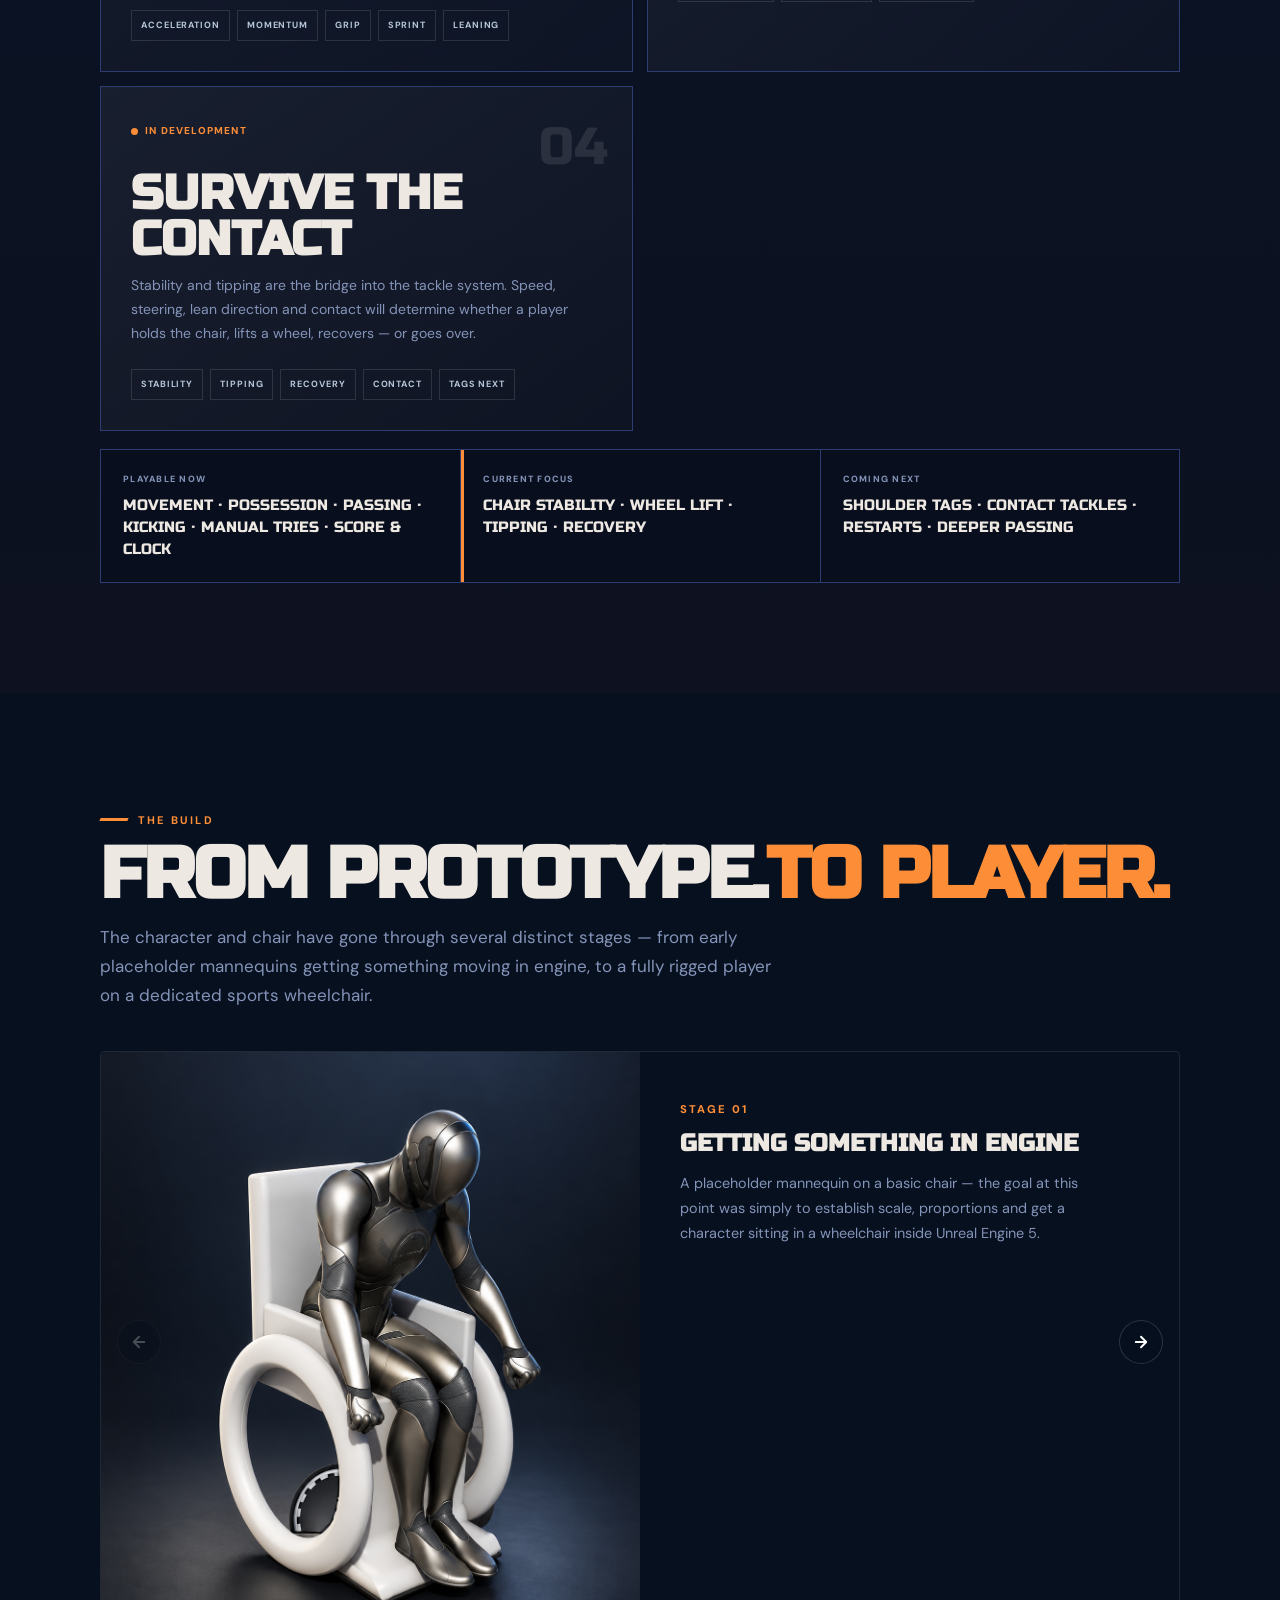
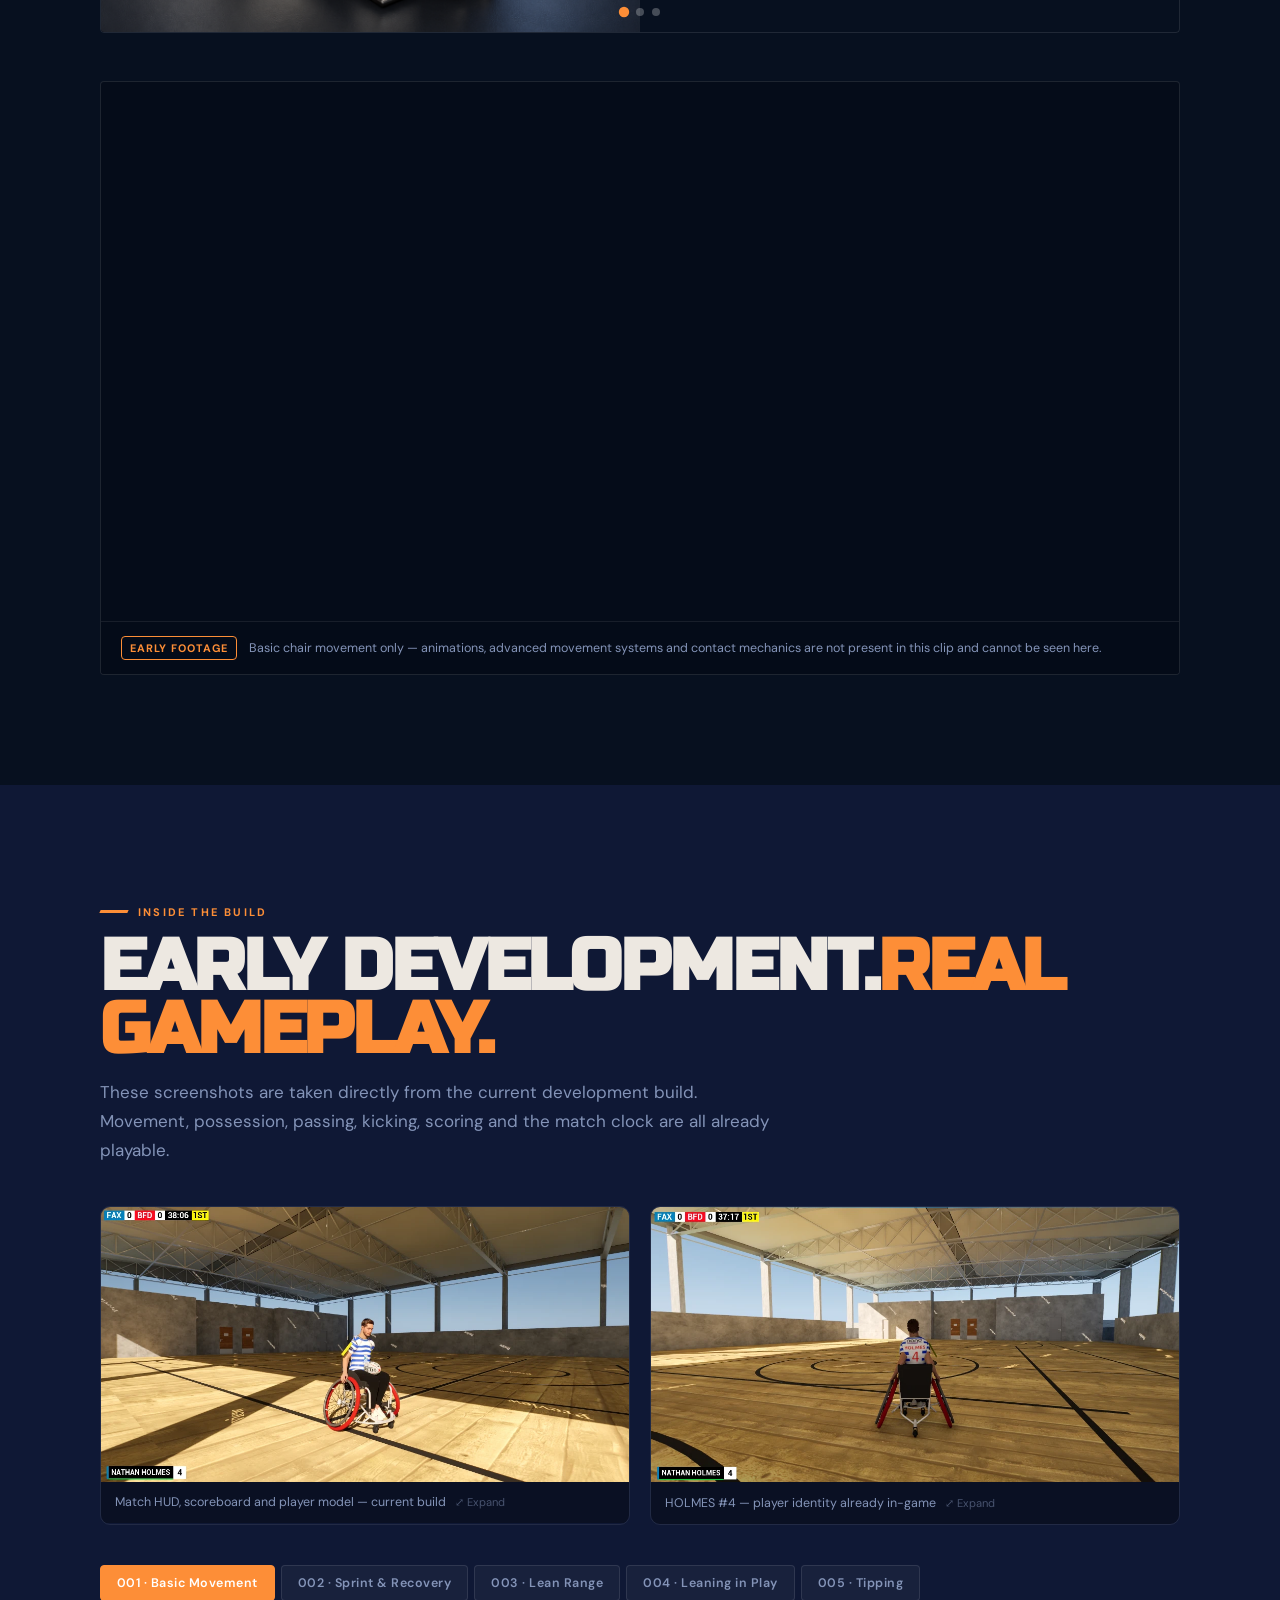
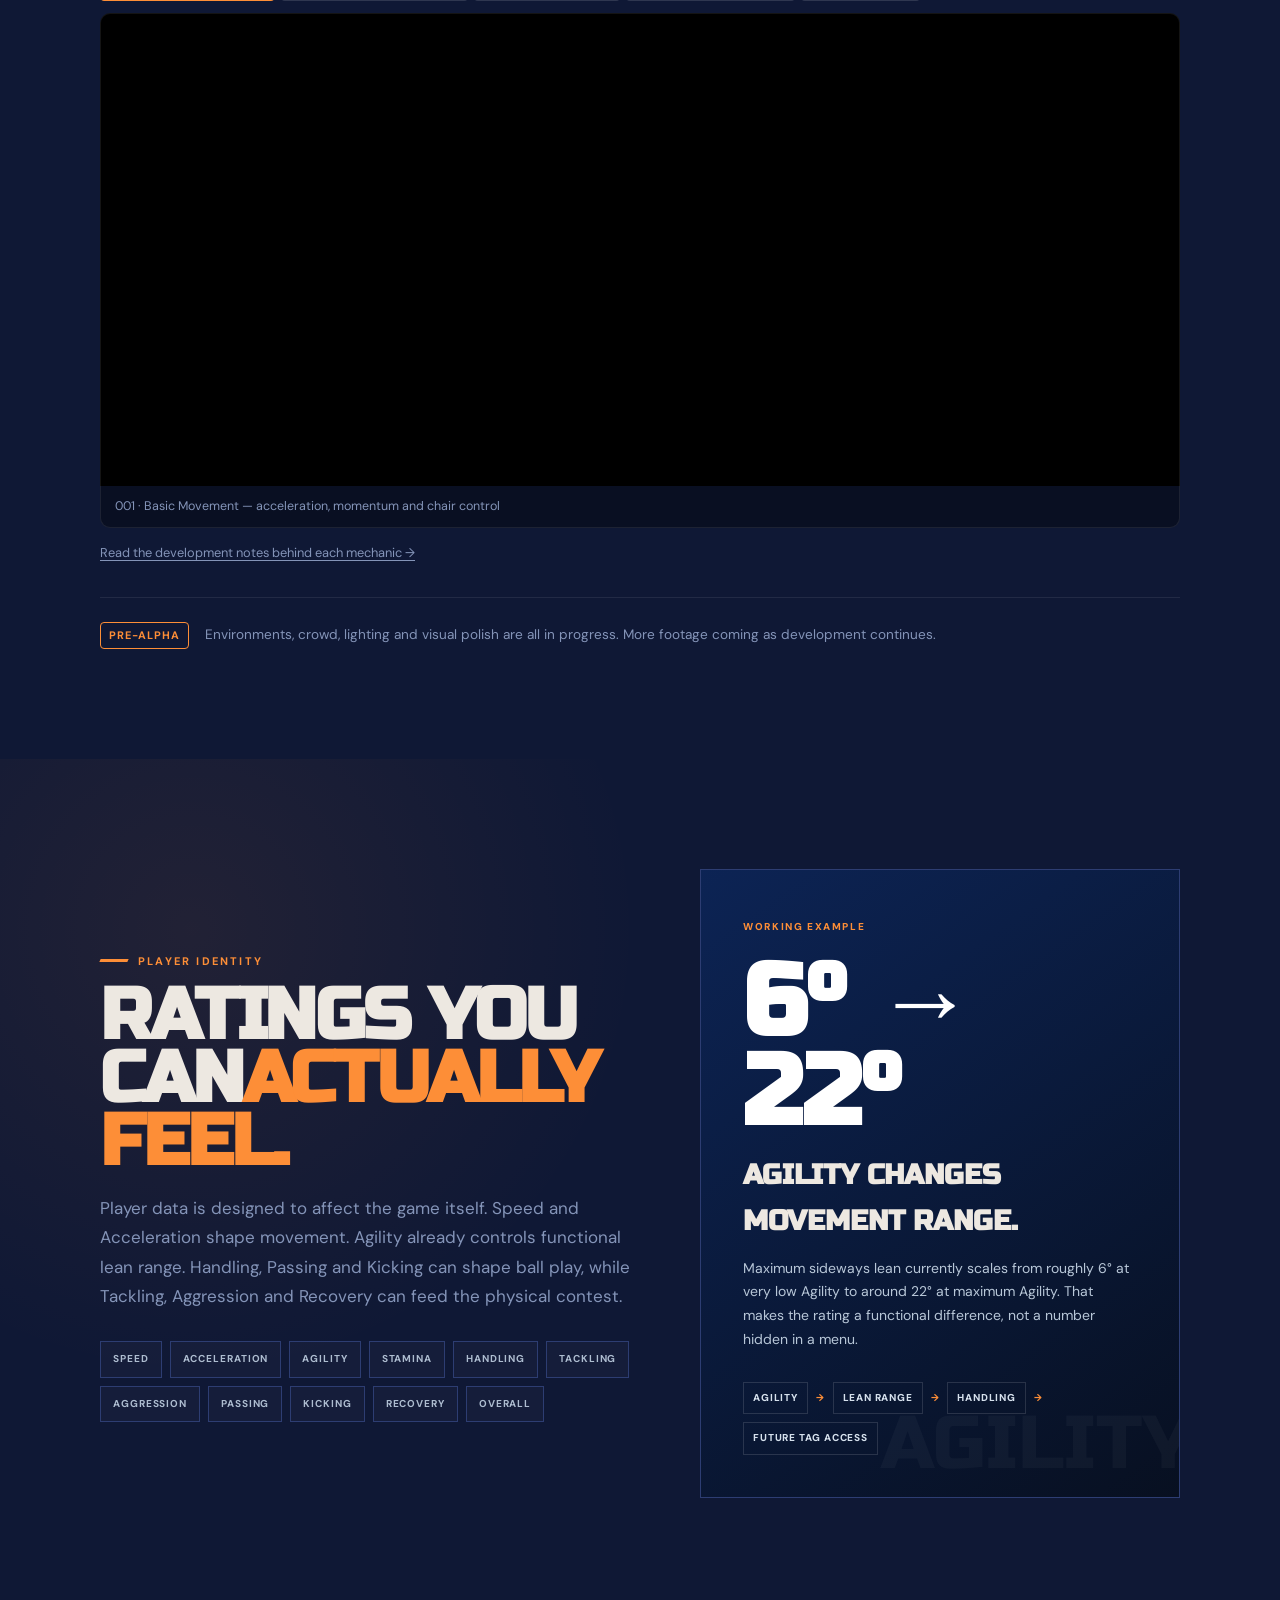
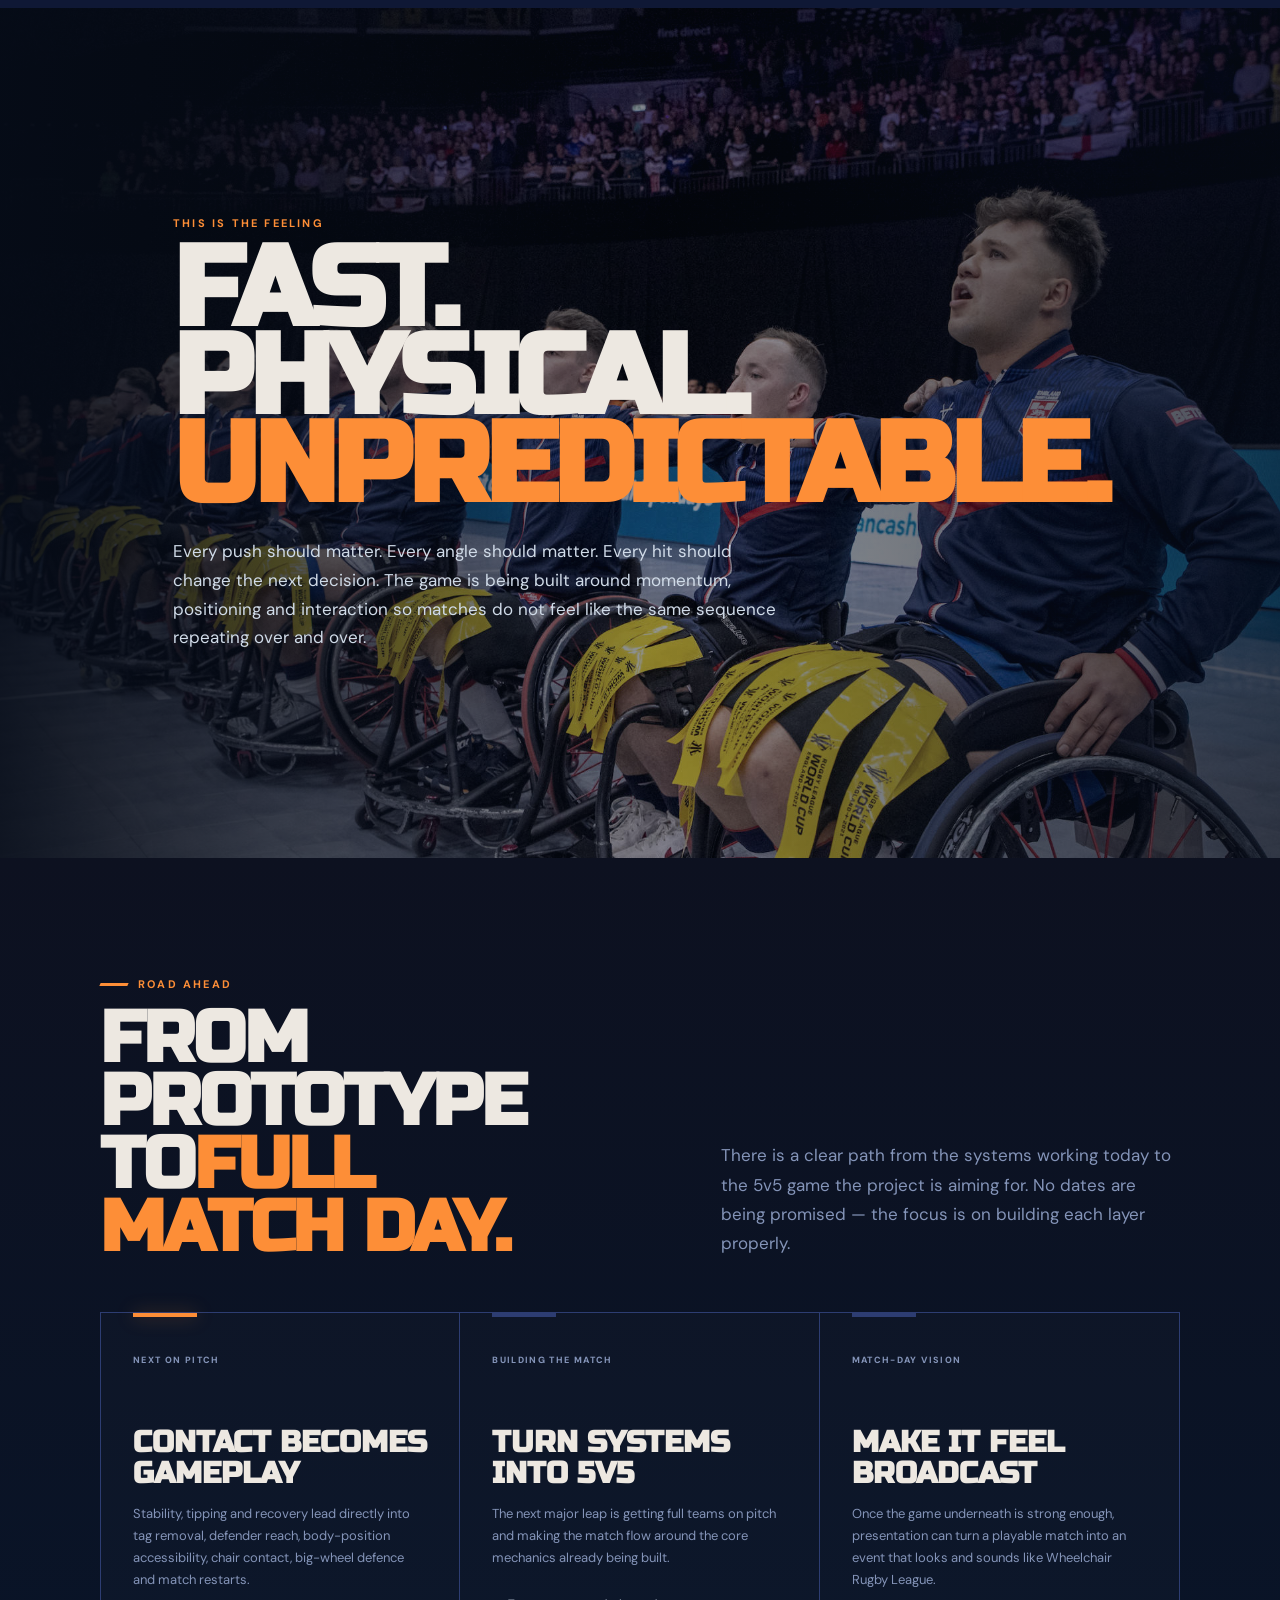
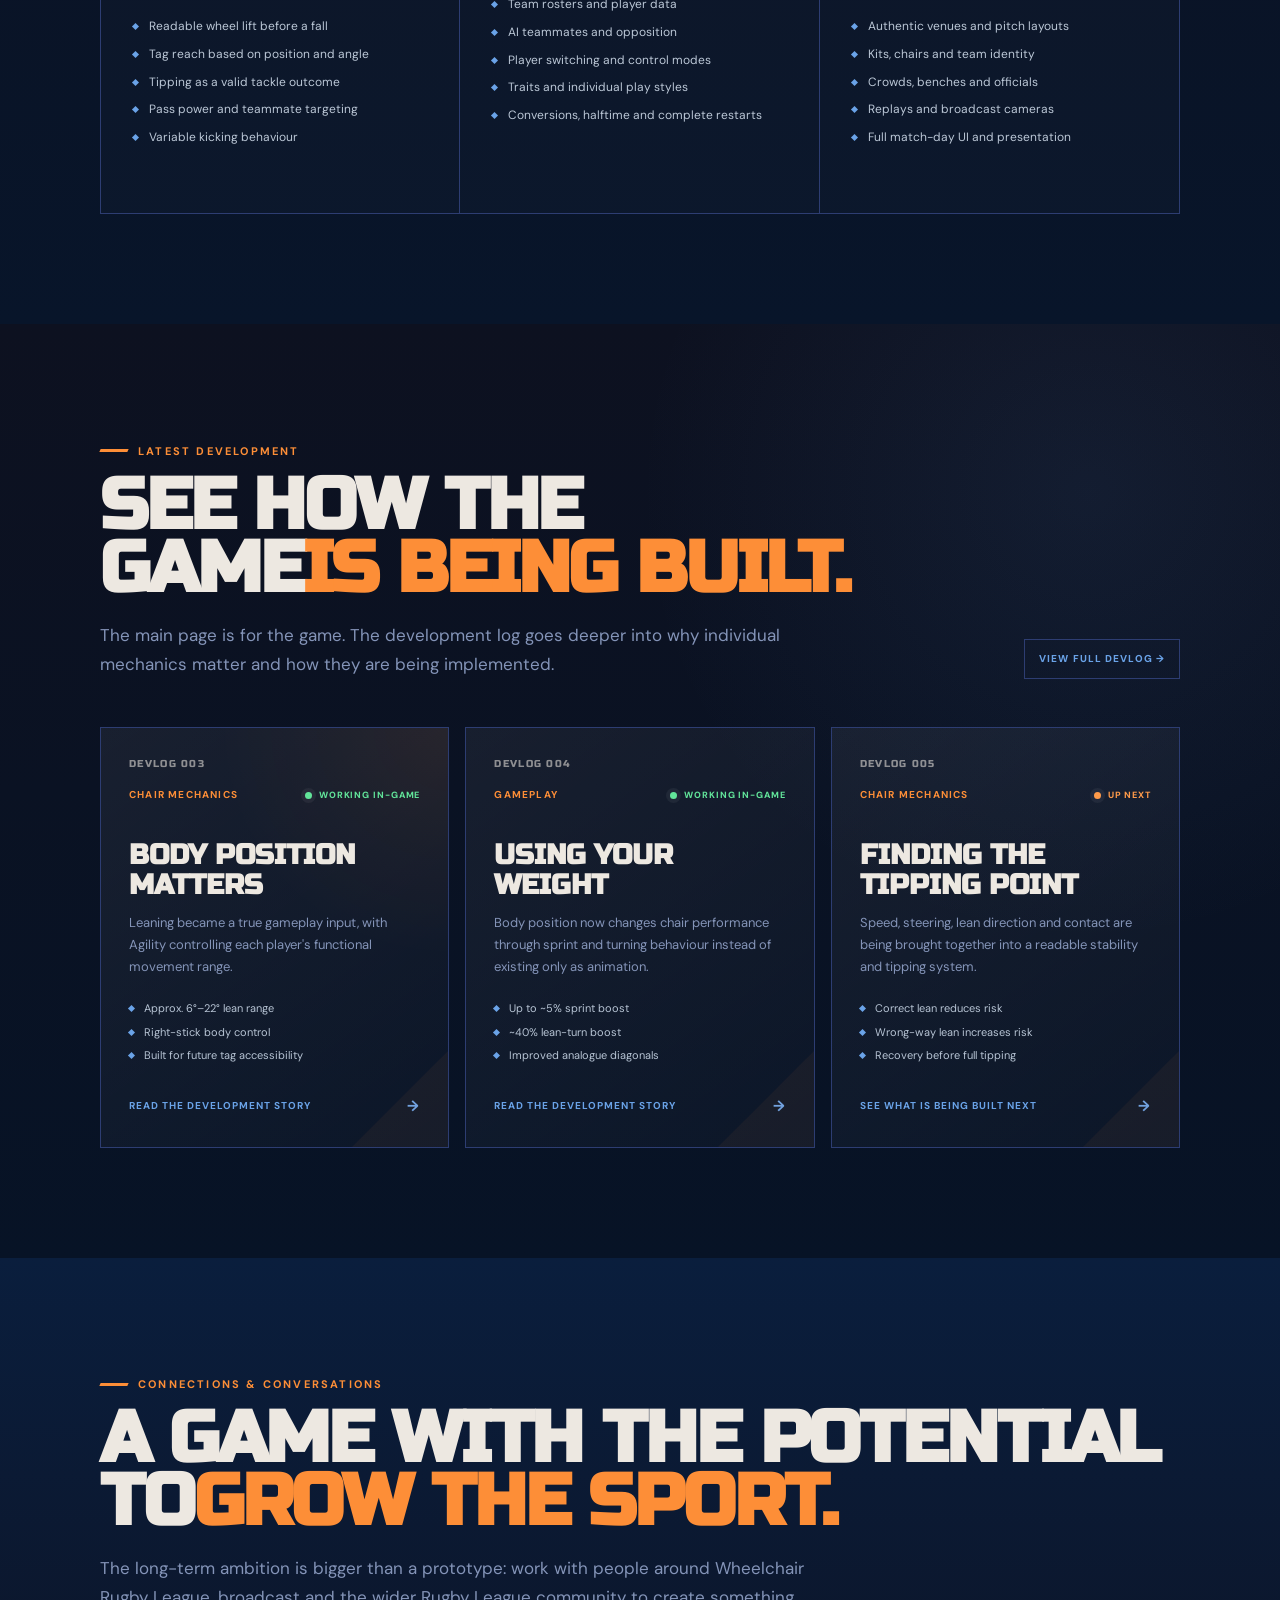
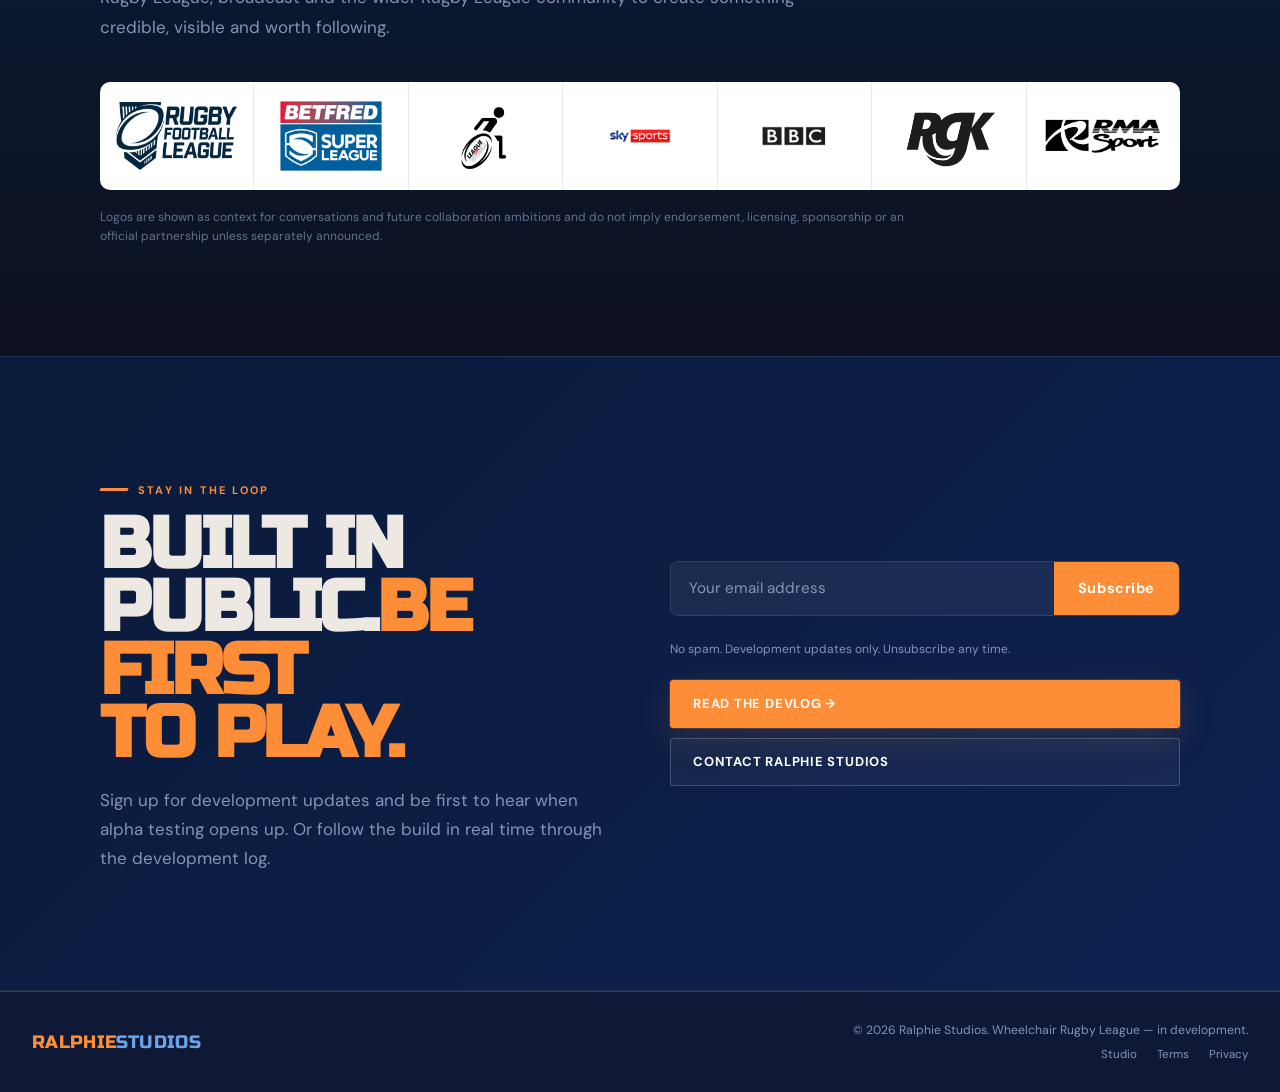
<file: wrl.html>
<!DOCTYPE html>
<html lang="en">
<head>
  <meta charset="UTF-8">
  <meta name="viewport" content="width=device-width, initial-scale=1.0">
  <title>Wheelchair Rugby League — The Game | Ralphie Studios</title>
  <meta name="description" content="The first Wheelchair Rugby League video game. Built specifically around the speed, contact, skill and chair-first mechanics of Wheelchair Rugby League in Unreal Engine 5.">
  <meta property="og:title" content="Wheelchair Rugby League — The Game">
  <meta property="og:description" content="The first Wheelchair Rugby League video game. Feel the impact. Own the pitch.">
  <meta property="og:type" content="website">
  <meta property="og:url" content="https://ralphiestudios.com/wrl">
  <meta property="og:image" content="https://ralphiestudios.com/images/gamepic.png">
  <meta name="theme-color" content="#07101f">
  <link rel="canonical" href="https://ralphiestudios.com/wrl">
  <link rel="icon" type="image/png" sizes="32x32" href="images/favicon-32.png">
  <link rel="apple-touch-icon" sizes="180x180" href="images/apple-touch-icon.png">
  <link rel="preconnect" href="https://fonts.googleapis.com">
  <link rel="preconnect" href="https://fonts.gstatic.com" crossorigin>
  <link href="https://fonts.googleapis.com/css2?family=Russo+One&family=DM+Sans:ital,opsz,wght@0,9..40,400;0,9..40,500;0,9..40,600;0,9..40,700;1,9..40,400&display=swap" rel="stylesheet">
  <link rel="stylesheet" href="style.css">
  <script src="https://challenges.cloudflare.com/turnstile/v0/api.js" async defer></script>
</head>
<body class="wrl-page">

  <nav id="wrlNav">
    <div class="wrl-left">
      <a href="/" class="wrl-back" aria-label="Back to Ralphie Studios">
        <svg width="13" height="13" viewBox="0 0 24 24" fill="none" stroke="currentColor" stroke-width="2.5" stroke-linecap="round" stroke-linejoin="round" aria-hidden="true"><path d="M19 12H5M12 5l-7 7 7 7"/></svg>
        <span><span class="nr">RALPHIE</span><span class="ns wrl-back-label">STUDIOS</span></span>
      </a>
      <div class="wrl-sep" aria-hidden="true"></div>
      <span class="wrl-game-lbl">Wheelchair Rugby League</span>
    </div>

    <ul class="nav-links">
      <li><a href="#game">The Game</a></li>
      <li><a href="#gameplay">Gameplay</a></li>
      <li><a href="#players">Players</a></li>
      <li><a href="#future">Road Ahead</a></li>
      <li><a href="/devlog">Devlog</a></li>
      <li><a href="#connections">Connections</a></li>
      <li class="nav-alpha-mobile"><a href="#alpha">Join the Alpha</a></li>
    </ul>

    <div class="wrl-cta">
      <a href="#alpha" class="wrl-cta-btn">Join the Alpha</a>
      <button class="nav-toggle" id="wrlNavToggle" aria-label="Open menu" aria-expanded="false"><span></span><span></span><span></span></button>
    </div>
  </nav>

  <section class="wrl-hero" id="top">
    <div class="wrl-hero-media" aria-hidden="true"><img src="images/hero.jpg" alt="" fetchpriority="high" decoding="async"></div>
    <div class="wrl-hero-inner">
      <div class="wrap wrl-hero-grid">
        <div>
          <div class="status-pill"><span class="status-dot"></span>Pre-Alpha &middot; Core Gameplay Development</div>
          <div class="wrl-first-game">The first Wheelchair Rugby League video game</div>
          <h1 class="wrl-h1"><span class="l1">Feel the</span><span class="l2">impact.</span><span class="l3">Own the pitch.</span></h1>
          <p class="wrl-hero-copy">Built specifically for Wheelchair Rugby League — not adapted from a standing-rugby game. Chair control, body position, contact, passing rules and player individuality are being designed around the sport itself.</p>
          <div class="wrl-actions">
            <a class="btn-wrl-p" href="#game">Explore the Game →</a>
            <a class="btn-wrl-g" href="/devlog">Development Log</a>
          </div>
        </div>

        <aside class="hero-meta-cards" aria-label="Project summary">
          <div class="meta-card"><div><span>Game vision</span><strong>5v5 WRL</strong></div></div>
          <div class="meta-card"><div><span>Current stage</span><strong>Pre-Alpha</strong></div></div>
          <div class="meta-card"><div><span>Engine</span><strong>Unreal Engine 5</strong></div></div>
          <div class="meta-card"><div><span>Platform ambition</span><strong>PC &middot; Xbox &middot; PS5 &middot; Switch &middot; VR</strong></div></div>
          <p class="platform-note">Platform availability and age rating have not been announced.</p>
        </aside>
      </div>
    </div>
    <div class="scroll-cue" aria-hidden="true">Scroll to enter the game</div>
  </section>

  <main>
    <section class="wrl-s" id="game">
      <div class="wrap">
        <div class="game-grid">
          <div data-reveal>
            <span class="wrl-eyebrow">Built for the Sport</span>
            <h2 class="wrl-h2">Not a reskin.<em>Built around the chair.</em></h2>
            <p class="wrl-lead">Wheelchair Rugby League has its own rhythm. Momentum matters. Body position matters. Space closes differently. A pass cannot simply go anywhere. Contact can change the whole play. The game is being built around those differences from the start.</p>
            <div class="feat-grid">
              <article class="feat"><span class="feat-num">01 / CONTROL</span><h3>Chair-first handling</h3><p>Acceleration, momentum, grip, sprinting, steering and pushing combine to make the chair itself part of the skill ceiling.</p></article>
              <article class="feat"><span class="feat-num">02 / BODY</span><h3>Position has purpose</h3><p>Leaning changes handling now and is being connected to stability, recovery and how reachable a shoulder tag actually is.</p></article>
              <article class="feat"><span class="feat-num">03 / RULES</span><h3>WRL, not generic rugby</h3><p>Passing respects the no-forward-pass rule, scoring is deliberate, and tackling is being built around tags, tipping and chair contact.</p></article>
              <article class="feat"><span class="feat-num">04 / IDENTITY</span><h3>Players, not presets</h3><p>Attributes and traits are intended to change what each player can do, not simply decorate a team-selection screen.</p></article>
            </div>
          </div>
          <div class="visual-stack" data-reveal>
            <figure class="visual-main"><img src="images/try.webp" alt="Wheelchair Rugby League players" loading="lazy" decoding="async"><figcaption class="visual-label"><small>Built from the sport</small>Speed. Contact. Personality.</figcaption></figure>
            <img class="visual-secondary" src="images/multiengland.webp" alt="Wheelchair Rugby League England players" loading="lazy" decoding="async">
          </div>
        </div>
      </div>
    </section>

    <section class="wrl-s gameplay-showcase" id="gameplay">
      <div class="wrap">
        <div class="showcase-head" data-reveal>
          <div><span class="wrl-eyebrow">The Game</span><h2 class="wrl-h2">More than movement.<em>Build the whole play.</em></h2></div>
          <p class="wrl-lead">The foundations already go beyond a wheelchair prototype. Movement, possession, passing, kicking, scoring and match state are beginning to connect into a real game loop.</p>
        </div>

        <div class="gameplay-grid" data-reveal>
          <article class="gameplay-card gameplay-card-large">
            <span class="gameplay-status working">Working in-game</span><span class="gameplay-num">01</span>
            <h3>Control the chair</h3><p>Build speed through acceleration, carry momentum, find grip through turns, sprint, push and use upper-body position to change how the chair responds.</p>
            <div class="gameplay-tags"><span>Acceleration</span><span>Momentum</span><span>Grip</span><span>Sprint</span><span>Leaning</span></div>
          </article>
          <article class="gameplay-card"><span class="gameplay-status working">Working in-game</span><span class="gameplay-num">02</span><h3>Play the ball</h3><p>Pick up possession, pass left or right without breaking the WRL forward-pass rule, and kick forward with a controlled arc.</p><div class="gameplay-tags"><span>Possession</span><span>Passing</span><span>Kicking</span></div></article>
          <article class="gameplay-card"><span class="gameplay-status working">Working in-game</span><span class="gameplay-num">03</span><h3>Finish the play</h3><p>Tries are manual: enter the correct in-goal with possession and choose to score. Home and away scoring feed the game state and scoreboard.</p><div class="gameplay-tags"><span>Manual tries</span><span>Scoreboard</span><span>Match clock</span></div></article>
          <article class="gameplay-card gameplay-card-wide"><span class="gameplay-status next">In development</span><span class="gameplay-num">04</span><h3>Survive the contact</h3><p>Stability and tipping are the bridge into the tackle system. Speed, steering, lean direction and contact will determine whether a player holds the chair, lifts a wheel, recovers — or goes over.</p><div class="gameplay-tags"><span>Stability</span><span>Tipping</span><span>Recovery</span><span>Contact</span><span>Tags next</span></div></article>
        </div>

        <div class="build-strip" data-reveal aria-label="Current development status">
          <div><span>Playable now</span><strong>Movement · Possession · Passing · Kicking · Manual tries · Score &amp; clock</strong></div>
          <div class="current"><span>Current focus</span><strong>Chair stability · Wheel lift · Tipping · Recovery</strong></div>
          <div><span>Coming next</span><strong>Shoulder tags · Contact tackles · Restarts · Deeper passing</strong></div>
        </div>
      </div>
    </section>

    <section class="wrl-s char-timeline-section">
      <div class="wrap">
        <div>
          <span class="wrl-eyebrow">The Build</span>
          <h2 class="wrl-h2">From prototype.<em>To player.</em></h2>
          <p class="wrl-lead" style="max-width:680px;margin-top:16px;">The character and chair have gone through several distinct stages — from early placeholder mannequins getting something moving in engine, to a fully rigged player on a dedicated sports wheelchair.</p>
        </div>

        <div class="char-slider">
          <div class="char-track" id="charTrack">

            <div class="char-slide">
              <div class="char-img-wrap">
                <img src="images/timeline1.webp" alt="Stage 1 — placeholder mannequin on basic chair" loading="lazy" decoding="async">
              </div>
              <div class="char-caption">
                <span class="char-stage-lbl">Stage 01</span>
                <h3>Getting something in engine</h3>
                <p>A placeholder mannequin on a basic chair — the goal at this point was simply to establish scale, proportions and get a character sitting in a wheelchair inside Unreal Engine 5.</p>
              </div>
            </div>

            <div class="char-slide">
              <div class="char-img-wrap">
                <img src="images/timeline2.webp" alt="Stage 2 — mannequin on developed chair geometry" loading="lazy" decoding="async">
              </div>
              <div class="char-caption">
                <span class="char-stage-lbl">Stage 02</span>
                <h3>Chair geometry developing</h3>
                <p>The placeholder mannequin remains but the wheelchair is taking shape — frame structure, tyre geometry and proportions are being refined before a real character model is introduced.</p>
              </div>
            </div>

            <div class="char-slide">
              <div class="char-img-wrap">
                <img src="images/timeline3.webp" alt="Stage 3 — first real player model in stadium environment" loading="lazy" decoding="async">
              </div>
              <div class="char-caption">
                <span class="char-stage-lbl">Stage 03</span>
                <h3>First real player model</h3>
                <p>The mannequin is replaced with a properly modelled player. A stadium environment is dropped in to start seeing the character in context of the game world.</p>
              </div>
            </div>

          </div>

          <button class="char-arrow char-prev" id="charPrev" aria-label="Previous stage" disabled>
            <svg width="18" height="18" viewBox="0 0 24 24" fill="none" stroke="currentColor" stroke-width="2.5" stroke-linecap="round" stroke-linejoin="round" aria-hidden="true"><path d="M19 12H5M12 5l-7 7 7 7"/></svg>
          </button>
          <button class="char-arrow char-next" id="charNext" aria-label="Next stage">
            <svg width="18" height="18" viewBox="0 0 24 24" fill="none" stroke="currentColor" stroke-width="2.5" stroke-linecap="round" stroke-linejoin="round" aria-hidden="true"><path d="M5 12h14M12 5l7 7-7 7"/></svg>
          </button>

          <div class="char-dots" id="charDots">
            <button class="char-dot active" aria-label="Stage 1"></button>
            <button class="char-dot" aria-label="Stage 2"></button>
            <button class="char-dot" aria-label="Stage 3"></button>
          </div>
        </div>

        <div class="char-video-wrap">
          <div class="char-video-inner">
            <video autoplay loop muted playsinline class="char-video">
              <source src="images/basicmovement.mp4" type="video/mp4">
              Your browser does not support embedded MP4 video.
            </video>
            <div class="char-video-note">
              <span class="dev-build-badge">Early Footage</span>
              Basic chair movement only — animations, advanced movement systems and contact mechanics are not present in this clip and cannot be seen here.
            </div>
          </div>
        </div>

      </div>
    </section>

    <section class="wrl-s dev-build-section">
      <div class="wrap">
        <div data-reveal>
          <span class="wrl-eyebrow">Inside the Build</span>
          <h2 class="wrl-h2">Early development.<em>Real gameplay.</em></h2>
          <p class="wrl-lead" style="max-width:680px;margin-top:16px;">These screenshots are taken directly from the current development build. Movement, possession, passing, kicking, scoring and the match clock are all already playable.</p>
        </div>
        <div class="dev-screenshots" data-reveal>
          <figure class="dev-shot" role="button" tabindex="0" data-lightbox-src="images/front.webp" data-lightbox-caption="Match HUD, scoreboard and player model — current build" aria-label="Open larger screenshot: Match HUD, scoreboard and player model">
            <img src="images/front.webp" alt="WRL development build — front view showing HUD and player" loading="lazy" decoding="async">
            <figcaption>Match HUD, scoreboard and player model — current build <span class="dev-expand">⤢ Expand</span></figcaption>
          </figure>
          <figure class="dev-shot" role="button" tabindex="0" data-lightbox-src="images/back.webp" data-lightbox-caption="HOLMES #4 — player identity already in-game" aria-label="Open larger screenshot: HOLMES #4 player identity">
            <img src="images/back.webp" alt="WRL development build — rear view showing pitch and player jersey" loading="lazy" decoding="async">
            <figcaption>HOLMES #4 — player identity already in-game <span class="dev-expand">⤢ Expand</span></figcaption>
          </figure>
        </div>
        <div class="footage-switcher" data-reveal>
          <div class="footage-tabs" role="tablist" aria-label="Gameplay footage">
            <button class="footage-tab active" role="tab" aria-selected="true" data-index="0">001 · Basic Movement</button>
            <button class="footage-tab" role="tab" aria-selected="false" data-index="1">002 · Sprint &amp; Recovery</button>
            <button class="footage-tab" role="tab" aria-selected="false" data-index="2">003 · Lean Range</button>
            <button class="footage-tab" role="tab" aria-selected="false" data-index="3">004 · Leaning in Play</button>
            <button class="footage-tab" role="tab" aria-selected="false" data-index="4">005 · Tipping</button>
          </div>
          <div class="footage-stage">
            <video class="footage-video active" src="images/basicmovementdev.mp4" autoplay loop muted playsinline preload="metadata"></video>
            <video class="footage-video" src="images/sprinting.mp4" loop muted playsinline preload="metadata"></video>
            <video class="footage-video" src="images/lean.mp4" loop muted playsinline preload="metadata"></video>
            <video class="footage-video" src="images/leaning.mp4" loop muted playsinline preload="metadata"></video>
            <video class="footage-video" src="images/tipping.mp4" loop muted playsinline preload="metadata"></video>
          </div>
          <figcaption class="footage-caption"><span class="footage-caption-text">001 · Basic Movement — acceleration, momentum and chair control</span></figcaption>
          <a class="footage-devlog-link" href="/devlog">Read the development notes behind each mechanic →</a>
        </div>

        <p class="dev-note" data-reveal><span class="dev-build-badge">Pre-Alpha</span>Environments, crowd, lighting and visual polish are all in progress. More footage coming as development continues.</p>
      </div>
    </section>

    <div class="lightbox" id="lightbox" role="dialog" aria-modal="true" aria-label="Screenshot preview" aria-hidden="true">
      <button class="lightbox-close" type="button" aria-label="Close screenshot preview">✕</button>
      <img id="lightbox-img" alt="" decoding="async">
      <p id="lightbox-cap"></p>
    </div>

    <section class="wrl-s player-system" id="players">
      <div class="wrap player-system-grid">
        <div data-reveal>
          <span class="wrl-eyebrow">Player Identity</span>
          <h2 class="wrl-h2">Ratings you can<em>actually feel.</em></h2>
          <p class="wrl-lead">Player data is designed to affect the game itself. Speed and Acceleration shape movement. Agility already controls functional lean range. Handling, Passing and Kicking can shape ball play, while Tackling, Aggression and Recovery can feed the physical contest.</p>
          <div class="attribute-cloud" aria-label="Player attributes"><span>Speed</span><span>Acceleration</span><span>Agility</span><span>Stamina</span><span>Handling</span><span>Tackling</span><span>Aggression</span><span>Passing</span><span>Kicking</span><span>Recovery</span><span>Overall</span></div>
        </div>
        <aside class="attribute-example" data-reveal>
          <span class="attribute-kicker">Working example</span>
          <strong class="attribute-value">6° → 22°</strong>
          <h3>Agility changes movement range.</h3>
          <p>Maximum sideways lean currently scales from roughly 6° at very low Agility to around 22° at maximum Agility. That makes the rating a functional difference, not a number hidden in a menu.</p>
          <div class="attribute-chain"><span>Agility</span><b>→</b><span>Lean range</span><b>→</b><span>Handling</span><b>→</b><span>Future tag access</span></div>
        </aside>
      </div>
    </section>

    <section class="wrl-impact">
      <div class="impact-bg" aria-hidden="true"><img src="images/team.jpg" alt="" loading="lazy" decoding="async"></div>
      <div class="impact-inner wrap" data-reveal>
        <div class="impact-kicker">This is the feeling</div>
        <h2 class="impact-h">Fast.<br>Physical.<br><span>Unpredictable.</span></h2>
        <p class="impact-p">Every push should matter. Every angle should matter. Every hit should change the next decision. The game is being built around momentum, positioning and interaction so matches do not feel like the same sequence repeating over and over.</p>
      </div>
    </section>

    <section class="wrl-s future-section" id="future">
      <div class="wrap">
        <div class="showcase-head" data-reveal>
          <div><span class="wrl-eyebrow">Road Ahead</span><h2 class="wrl-h2">From prototype to<em>full match day.</em></h2></div>
          <p class="wrl-lead">There is a clear path from the systems working today to the 5v5 game the project is aiming for. No dates are being promised — the focus is on building each layer properly.</p>
        </div>
        <div class="future-grid" data-reveal>
          <article class="future-card active"><span>Next on pitch</span><h3>Contact becomes gameplay</h3><p>Stability, tipping and recovery lead directly into tag removal, defender reach, body-position accessibility, chair contact, big-wheel defence and match restarts.</p><ul><li>Readable wheel lift before a fall</li><li>Tag reach based on position and angle</li><li>Tipping as a valid tackle outcome</li><li>Pass power and teammate targeting</li><li>Variable kicking behaviour</li></ul></article>
          <article class="future-card"><span>Building the match</span><h3>Turn systems into 5v5</h3><p>The next major leap is getting full teams on pitch and making the match flow around the core mechanics already being built.</p><ul><li>Team rosters and player data</li><li>AI teammates and opposition</li><li>Player switching and control modes</li><li>Traits and individual play styles</li><li>Conversions, halftime and complete restarts</li></ul></article>
          <article class="future-card"><span>Match-day vision</span><h3>Make it feel broadcast</h3><p>Once the game underneath is strong enough, presentation can turn a playable match into an event that looks and sounds like Wheelchair Rugby League.</p><ul><li>Authentic venues and pitch layouts</li><li>Kits, chairs and team identity</li><li>Crowds, benches and officials</li><li>Replays and broadcast cameras</li><li>Full match-day UI and presentation</li></ul></article>
        </div>
      </div>
    </section>

    <section class="wrl-s devlog-bg" id="devlog">
      <div class="wrap">
        <div class="devlog-head" data-reveal>
          <div><span class="wrl-eyebrow">Latest Development</span><h2 class="wrl-h2">See how the game<em>is being built.</em></h2><p class="wrl-lead">The main page is for the game. The development log goes deeper into why individual mechanics matter and how they are being implemented.</p></div>
          <a class="devlog-all-link" href="/devlog">View full devlog →</a>
        </div>
        <div class="devlog-grid" data-reveal>
          <article class="dev-card dev-card-featured"><a class="dev-card-link" href="/devlog#devlog-003"><span class="dev-index">DEVLOG 003</span><div class="dev-meta"><span class="dev-tag">Chair Mechanics</span><span class="dev-state working">Working in-game</span></div><h3>Body Position Matters</h3><p>Leaning became a true gameplay input, with Agility controlling each player's functional movement range.</p><div class="dev-points"><span>Approx. 6°–22° lean range</span><span>Right-stick body control</span><span>Built for future tag accessibility</span></div><div class="dev-read">Read the development story</div></a></article>
          <article class="dev-card"><a class="dev-card-link" href="/devlog#devlog-004"><span class="dev-index">DEVLOG 004</span><div class="dev-meta"><span class="dev-tag">Gameplay</span><span class="dev-state working">Working in-game</span></div><h3>Using Your Weight</h3><p>Body position now changes chair performance through sprint and turning behaviour instead of existing only as animation.</p><div class="dev-points"><span>Up to ~5% sprint boost</span><span>~40% lean-turn boost</span><span>Improved analogue diagonals</span></div><div class="dev-read">Read the development story</div></a></article>
          <article class="dev-card"><a class="dev-card-link" href="/devlog#devlog-005"><span class="dev-index">DEVLOG 005</span><div class="dev-meta"><span class="dev-tag">Chair Mechanics</span><span class="dev-state next">Up next</span></div><h3>Finding the Tipping Point</h3><p>Speed, steering, lean direction and contact are being brought together into a readable stability and tipping system.</p><div class="dev-points"><span>Correct lean reduces risk</span><span>Wrong-way lean increases risk</span><span>Recovery before full tipping</span></div><div class="dev-read">See what is being built next</div></a></article>
        </div>
      </div>
    </section>

    <section class="wrl-s collab-bg" id="connections">
      <div class="wrap">
        <div data-reveal><span class="wrl-eyebrow">Connections &amp; Conversations</span><h2 class="wrl-h2">A game with the potential to<em>grow the sport.</em></h2><p class="wrl-lead">The long-term ambition is bigger than a prototype: work with people around Wheelchair Rugby League, broadcast and the wider Rugby League community to create something credible, visible and worth following.</p></div>
        <div class="partner-bar" data-reveal aria-label="Organisations relevant to current conversations and future collaboration">
          <div class="partner-bar-cell"><img src="images/rfl.webp" alt="Rugby Football League" loading="lazy" decoding="async"></div>
          <div class="partner-bar-cell"><img src="images/betfred.webp" alt="Betfred Super League" loading="lazy" decoding="async"></div>
          <div class="partner-bar-cell"><img src="images/leagueonwheels.webp" alt="League on Wheels" loading="lazy" decoding="async"></div>
          <div class="partner-bar-cell"><img src="images/skysports.webp" alt="Sky Sports" loading="lazy" decoding="async"></div>
          <div class="partner-bar-cell"><img src="images/bbc.webp" alt="BBC" loading="lazy" decoding="async"></div>
          <div class="partner-bar-cell"><img src="images/rgk.webp" alt="RGK Wheelchairs" loading="lazy" decoding="async"></div>
          <div class="partner-bar-cell"><img src="images/rma.webp" alt="RMA Sport" loading="lazy" decoding="async"></div>
        </div>
        <p class="partner-note">Logos are shown as context for conversations and future collaboration ambitions and do not imply endorsement, licensing, sponsorship or an official partnership unless separately announced.</p>
      </div>
    </section>

    <section class="wrl-waitlist" id="alpha">
      <div class="wrap">
        <div class="waitlist-inner" data-reveal>
          <div class="waitlist-text">
            <span class="wrl-eyebrow">Stay in the Loop</span>
            <h2 class="wrl-h2">Built in public.<em>Be first to play.</em></h2>
            <p class="wrl-lead">Sign up for development updates and be first to hear when alpha testing opens up. Or follow the build in real time through the development log.</p>
          </div>
          <div class="waitlist-right">
            <form class="waitlist-form" id="waitlistForm" action="https://wrl-waitlist.odd-resonance-df8b.workers.dev" method="POST">
              <label class="sr-only" for="waitlistEmail">Email address</label>
              <div class="waitlist-fields">
                <input type="email" id="waitlistEmail" name="email" placeholder="Your email address" required autocomplete="email" inputmode="email">
                <button type="submit">Subscribe</button>
              </div>
              <div class="cf-turnstile" data-sitekey="0x4AAAAAAEu3FEDZ5eUJGrDv" data-theme="dark"></div>
              <p class="waitlist-small">No spam. Development updates only. Unsubscribe any time.</p>
            </form>
            <div class="waitlist-success" id="waitlistSuccess" hidden>
              <svg width="20" height="20" viewBox="0 0 20 20" fill="none" aria-hidden="true" style="flex-shrink:0;margin-right:10px"><circle cx="10" cy="10" r="10" fill="#22c55e" opacity="0.2"/><path d="M5.5 10.5l3 3 6-6" stroke="#22c55e" stroke-width="2" stroke-linecap="round" stroke-linejoin="round"/></svg>
              <p class="waitlist-success-msg">You're in. We'll be in touch when there's something worth sharing.</p>
            </div>
            <div class="closing-actions">
              <a class="btn-wrl-p" href="/devlog">Read the Devlog →</a>
              <a class="btn-wrl-g" href="mailto:contact@ralphiestudios.com">Contact Ralphie Studios</a>
            </div>
          </div>
        </div>
      </div>
    </section>
  </main>

  <footer>
    <a href="/" class="ft-logo-brand"><span class="nr">RALPHIE</span><span class="ns">STUDIOS</span></a>
    <div class="ft-right"><p>&copy; 2026 Ralphie Studios. Wheelchair Rugby League — in development.</p><div class="ft-links"><a href="/">Studio</a><a href="/terms">Terms</a><a href="/privacy">Privacy</a></div></div>
  </footer>

  <script>
    const lightbox = document.getElementById('lightbox');
    const lightboxClose = lightbox.querySelector('.lightbox-close');
    let lightboxReturnFocus = null;

    function openLightbox(src, caption, trigger) {
      lightboxReturnFocus = trigger || document.activeElement;
      document.getElementById('lightbox-img').src = src;
      document.getElementById('lightbox-img').alt = caption;
      document.getElementById('lightbox-cap').textContent = caption;
      lightbox.classList.add('active');
      lightbox.setAttribute('aria-hidden', 'false');
      document.body.style.overflow = 'hidden';
      lightboxClose.focus();
    }

    function closeLightbox() {
      if (!lightbox.classList.contains('active')) return;
      lightbox.classList.remove('active');
      lightbox.setAttribute('aria-hidden', 'true');
      document.body.style.overflow = '';
      if (lightboxReturnFocus) lightboxReturnFocus.focus();
    }

    document.querySelectorAll('.dev-shot[data-lightbox-src]').forEach(shot => {
      const open = () => openLightbox(shot.dataset.lightboxSrc, shot.dataset.lightboxCaption, shot);
      shot.addEventListener('click', open);
      shot.addEventListener('keydown', e => {
        if (e.key === 'Enter' || e.key === ' ') {
          e.preventDefault();
          open();
        }
      });
    });
    lightboxClose.addEventListener('click', closeLightbox);
    lightbox.addEventListener('click', e => { if (e.target === lightbox) closeLightbox(); });
    document.addEventListener('keydown', e => { if (e.key === 'Escape') closeLightbox(); });

    (function() {
      const captions = [
        '001 · Basic Movement — acceleration, momentum and chair control',
        '002 · Sprint & Recovery — burst pace and return to normal movement',
        '003 · Lean Range — upper-body position across all directions',
        '004 · Leaning in Play — body position affecting chair handling',
        '005 · Tipping — chair stability and the tipping system',
      ];
      const tabs = document.querySelectorAll('.footage-tab');
      const videos = document.querySelectorAll('.footage-video');
      const captionEl = document.querySelector('.footage-caption-text');
      function switchTo(i) {
        tabs.forEach((t, j) => { t.classList.toggle('active', j === i); t.setAttribute('aria-selected', String(j === i)); });
        videos.forEach((v, j) => { if (j === i) { v.classList.add('active'); v.play(); } else { v.classList.remove('active'); v.pause(); } });
        captionEl.textContent = captions[i];
      }
      tabs.forEach((tab, i) => tab.addEventListener('click', () => switchTo(i)));
    })();


    (function() {
      const track = document.getElementById('charTrack');
      const dots = document.querySelectorAll('.char-dot');
      const prev = document.getElementById('charPrev');
      const next = document.getElementById('charNext');
      const total = dots.length;
      let current = 0;

      function goTo(n) {
        current = n;
        track.style.transform = 'translateX(-' + (100 * current) + '%)';
        dots.forEach((d, i) => d.classList.toggle('active', i === current));
        prev.disabled = current === 0;
        next.disabled = current === total - 1;
      }

      prev.addEventListener('click', () => { if (current > 0) goTo(current - 1); });
      next.addEventListener('click', () => { if (current < total - 1) goTo(current + 1); });
      dots.forEach((d, i) => d.addEventListener('click', () => goTo(i)));
    })();

    const waitlistForm = document.getElementById('waitlistForm');
    if (waitlistForm) {
      waitlistForm.addEventListener('submit', async function(e) {
        e.preventDefault();
        if (!this.checkValidity()) {
          this.reportValidity();
          return;
        }
        this.querySelectorAll('.waitlist-error').forEach(el => el.remove());
        const btn = this.querySelector('button[type="submit"]');
        btn.disabled = true;
        btn.textContent = 'Sending…';
        try {
          const res = await fetch(this.action, {
            method: 'POST',
            body: new FormData(this),
            headers: { 'Accept': 'application/json' }
          });
          if (res.ok) {
            btn.textContent = 'Subscribed ✓';
            this.hidden = true;
            document.getElementById('waitlistSuccess').hidden = false;
          } else {
            btn.disabled = false;
            btn.textContent = 'Subscribe';
            btn.insertAdjacentHTML('afterend', '<p class="waitlist-error">Something went wrong — please try again or email us directly.</p>');
          }
        } catch {
          btn.disabled = false;
          btn.textContent = 'Subscribe';
        }
      });
    }
  </script>

  <script>
    const wrlNav = document.getElementById('wrlNav');
    const wrlNavToggle = document.getElementById('wrlNavToggle');
    const wrlNavLinks = wrlNav.querySelector('.nav-links');
    wrlNavToggle.addEventListener('click', () => {
      const open = wrlNavLinks.classList.toggle('open');
      wrlNavToggle.setAttribute('aria-expanded', String(open));
      wrlNavToggle.setAttribute('aria-label', open ? 'Close menu' : 'Open menu');
    });
    wrlNavLinks.querySelectorAll('a').forEach(a => a.addEventListener('click', () => {
      wrlNavLinks.classList.remove('open');
      wrlNavToggle.setAttribute('aria-expanded', 'false');
      wrlNavToggle.setAttribute('aria-label', 'Open menu');
    }));
    window.addEventListener('scroll', () => wrlNav.classList.toggle('scrolled', scrollY > 30), { passive: true });
    const obs = new IntersectionObserver(entries => entries.forEach(e => {
      if (e.isIntersecting) { e.target.classList.add('visible'); obs.unobserve(e.target); }
    }), { threshold: .1 });
    document.querySelectorAll('[data-reveal]').forEach(el => obs.observe(el));
  </script>
</body>
</html>
</file>
<file: style.css>
/* =========================================================
   RALPHIE STUDIOS
   Shared site stylesheet
   ========================================================= */


/* ─────────────────────────────────────────────────────────
   TOKENS
   ───────────────────────────────────────────────────────── */

:root {
  --bg: #0f1835;
  --surf: #182244;
  --surf2: #202d54;
  --border: #2d3d72;

  --orange: #fd8e37;
  --blue: #6aa3e8;

  --text: #ede8e1;
  --muted: #8494b8;

  --baize: #12643d;
  --baize-dark: #071d14;
  --baize-yellow: #ffd83d;

  --r: 10px;
}


/* ─────────────────────────────────────────────────────────
   RESET
   ───────────────────────────────────────────────────────── */

*,
*::before,
*::after {
  box-sizing: border-box;
  margin: 0;
  padding: 0;
}

html {
  scroll-behavior: smooth;
}

body {
  background: var(--bg);
  color: var(--text);

  font-family: 'DM Sans', system-ui, sans-serif;
  font-size: 1rem;
  line-height: 1.65;

  overflow-x: hidden;

  -webkit-font-smoothing: antialiased;
}

img {
  max-width: 100%;
  display: block;
}

a {
  color: inherit;
  text-decoration: none;
}

button,
input {
  font: inherit;
}


/* ─────────────────────────────────────────────────────────
   SHARED NAV
   ───────────────────────────────────────────────────────── */

nav {
  position: fixed;
  top: 0;
  left: 0;
  right: 0;

  z-index: 100;

  padding: 1rem 2rem;

  display: flex;
  align-items: center;
  justify-content: space-between;

  background: rgba(24,34,68,.94);
  backdrop-filter: blur(14px);

  border-bottom: 1px solid var(--border);
}

#nav {
  background: rgba(15,24,53,.72);
  border-bottom-color: transparent;
  transition: background .25s ease, border-color .25s ease;
}

#nav.scrolled {
  background: rgba(24,34,68,.94);
  border-bottom-color: var(--border);
}

.nav-brand {
  font-family: 'Russo One', sans-serif;
  font-size: 1rem;

  letter-spacing: .03em;
}

.nav-brand .nr {
  color: var(--blue);
}

.nav-brand .ns {
  color: var(--orange);
}

.nav-links {
  display: flex;
  gap: 2rem;

  list-style: none;
}

.nav-links a {
  color: var(--muted);

  font-size: .78rem;
  font-weight: 500;

  letter-spacing: .1em;
  text-transform: uppercase;

  transition: color .2s;
}

.nav-links a:hover {
  color: var(--text);
}


/* Hamburger */

.nav-toggle {
  display: none;

  padding: 6px;

  background: none;
  border: none;

  color: var(--text);

  cursor: pointer;

  flex-direction: column;
  gap: 5px;

  align-items: flex-end;
}

.nav-toggle span {
  display: block;

  height: 2px;

  background: currentColor;

  border-radius: 2px;

  transition:
    transform .22s,
    opacity .22s,
    width .22s;
}

.nav-toggle span:nth-child(1) {
  width: 22px;
}

.nav-toggle span:nth-child(2) {
  width: 16px;
}

.nav-toggle span:nth-child(3) {
  width: 22px;
}

.nav-toggle[aria-expanded="true"] span:nth-child(1) {
  width: 22px;
  transform: translateY(7px) rotate(45deg);
}

.nav-toggle[aria-expanded="true"] span:nth-child(2) {
  opacity: 0;
}

.nav-toggle[aria-expanded="true"] span:nth-child(3) {
  width: 22px;
  transform: translateY(-7px) rotate(-45deg);
}


/* ─────────────────────────────────────────────────────────
   HOME HERO
   ───────────────────────────────────────────────────────── */

.hero {
  position: sticky;
  top: 0;
  z-index: 1;

  height: 100vh;

  display: flex;
  align-items: center;
  justify-content: center;

  text-align: center;

  padding: 2rem 2rem 3rem;

  overflow: hidden;

}

/* Sections slide over the sticky hero */
hr.rule:first-of-type { display: none; }

#about {
  position: relative;
  z-index: 10;
  background: var(--bg);
  border-radius: 28px 28px 0 0;
  box-shadow: 0 -20px 60px rgba(0,0,0,0.55);
  margin-top: -28px;
}

#projects, #team, #connect, footer {
  position: relative;
  z-index: 10;
  background: var(--bg);
}

/* Scroll reveal */
[data-reveal] {
  opacity: 0;
  transform: translateY(28px);
  transition: opacity 0.75s ease, transform 0.75s ease;
}

[data-reveal].visible {
  opacity: 1;
  transform: translateY(0);
}

[data-reveal]:nth-child(2) { transition-delay: 0.12s; }
[data-reveal]:nth-child(3) { transition-delay: 0.22s; }
[data-reveal]:nth-child(4) { transition-delay: 0.32s; }

#cvs {
  position: absolute;
  inset: 0;

  width: 100%;
  height: 100%;

  pointer-events: none;
}

.hero-glow {
  position: absolute;
  inset: 0;

  pointer-events: none;

  background:
    radial-gradient(
      ellipse 55% 55% at 33% 62%,
      rgba(253,142,55,.09) 0%,
      transparent 70%
    ),
    radial-gradient(
      ellipse 55% 55% at 67% 38%,
      rgba(106,163,232,.11) 0%,
      transparent 70%
    );
}

.hero-content {
  position: relative;
  z-index: 2;

  max-width: 1200px;

  will-change: transform, opacity;
}

.hero-logo-img {
  height: clamp(280px, 62vh, 75vh);

  width: auto;
  max-width: 95vw;

  margin: 0 auto;
}

.hero-rule {
  width: 44px;
  height: 2px;

  margin: 2.25rem auto;

  background:
    linear-gradient(
      90deg,
      var(--blue),
      var(--orange)
    );

  border-radius: 2px;
}

.hero-tag {
  max-width: 48ch;

  margin: 0 auto 2.75rem;

  color: var(--text);

  font-size: clamp(1rem, 2.4vw, 1.2rem);

  text-wrap: balance;
}

.ctas {
  display: flex;
  justify-content: center;
  flex-wrap: wrap;

  gap: 1rem;
}


/* ─────────────────────────────────────────────────────────
   BUTTONS
   ───────────────────────────────────────────────────────── */

.btn {
  display: inline-flex;
  align-items: center;

  gap: .5rem;

  padding: .75rem 1.75rem;

  border-radius: var(--r);
  border: none;

  font-family: 'DM Sans', sans-serif;
  font-size: .875rem;
  font-weight: 600;

  cursor: pointer;

  transition:
    transform .15s,
    opacity .15s,
    border-color .15s,
    background .15s;
}

.btn:hover {
  transform: translateY(-2px);
  opacity: .88;
}

.btn:active {
  transform: none;
  opacity: 1;
}

.btn-p {
  background: var(--orange);
  color: #fff;
}

.btn-g {
  background: transparent;

  color: var(--text);

  border: 1.5px solid var(--border);
}

.btn-g:hover {
  border-color: var(--muted);
}

.btn-baize {
  background: var(--baize-yellow);

  color: #10120f;

  font-weight: 700;
}

.project-btn {
  margin-top: 1.5rem;

  width: fit-content;

  border-radius: 3px;

  font-size: .8rem;

  letter-spacing: .07em;
  text-transform: uppercase;
}


/* ─────────────────────────────────────────────────────────
   SHARED SECTIONS
   ───────────────────────────────────────────────────────── */

section {
  padding: 6rem 2rem;
}

.wrap {
  max-width: 1080px;
  margin: 0 auto;
}

.eyebrow {
  margin-bottom: .6rem;

  color: var(--orange);

  font-size: .68rem;
  font-weight: 600;

  letter-spacing: .22em;
  text-transform: uppercase;
}

.sh {
  margin-bottom: 1.25rem;

  font-family: 'Russo One', sans-serif;
  font-size: clamp(1.7rem, 3.5vw, 2.4rem);

  line-height: 1.15;

  text-wrap: balance;
}

hr.rule {
  border: none;
  border-top: 1px solid var(--border);
}


/* ─────────────────────────────────────────────────────────
   ABOUT
   ───────────────────────────────────────────────────────── */

.about-grid {
  display: grid;

  grid-template-columns: 1fr 1fr;

  gap: 4.5rem;

  align-items: start;
}

.about-text p:not(.eyebrow) {
  max-width: 52ch;

  margin-bottom: .9rem;

  color: var(--muted);
}

.about-text p:last-child {
  margin-bottom: 0;
}

.stats-grid {
  display: grid;

  grid-template-columns: 1fr 1fr;

  gap: 1rem;
}

.stat {
  padding: 1.4rem;

  background: var(--surf);

  border: 1px solid var(--border);
  border-radius: var(--r);
}

.stat-n {
  margin-bottom: .35rem;

  color: var(--orange);

  font-family: 'Russo One', sans-serif;
  font-size: 2.1rem;

  line-height: 1;
}

.stat-l {
  color: var(--muted);

  font-size: .7rem;
  font-weight: 500;

  letter-spacing: .07em;
  text-transform: uppercase;
}

.tech {
  grid-column: 1 / -1;

  padding: 1.2rem 1.4rem;

  background: var(--surf);

  border: 1px solid var(--border);
  border-radius: var(--r);
}

.tech-lbl {
  margin-bottom: .7rem;

  color: var(--muted);

  font-size: .63rem;
  font-weight: 600;

  letter-spacing: .18em;
  text-transform: uppercase;
}

.pills {
  display: flex;
  flex-wrap: wrap;

  gap: .45rem;
}

.pill {
  padding: .28rem .85rem;

  color: var(--muted);

  border: 1px solid var(--border);
  border-radius: 100px;

  font-size: .775rem;
  font-weight: 500;
}

.pill.b {
  border-color: rgba(106,163,232,.4);
  color: var(--blue);
}

.pill.o {
  border-color: rgba(253,142,55,.4);
  color: var(--orange);
}


/* ─────────────────────────────────────────────────────────
   STUDIO SIDEBAR
   ───────────────────────────────────────────────────────── */

.studio-sidebar {
  display: flex;
  flex-direction: column;
  gap: 1.1rem;
}

.sb-item {
  display: flex;
  align-items: flex-start;
  gap: 1rem;
}

.sb-dot {
  flex-shrink: 0;
  width: 9px;
  height: 9px;
  border-radius: 50%;
  margin-top: .35rem;
}

.sb-live { background: #3ecf6a; box-shadow: 0 0 6px rgba(62,207,106,.5); }
.sb-dev  { background: var(--orange); box-shadow: 0 0 6px rgba(253,142,55,.4); }

.sb-title {
  font-size: .95rem;
  font-weight: 600;
  color: var(--text);
  line-height: 1.3;
}

.sb-sub {
  margin-top: .2rem;
  font-size: .78rem;
  color: var(--muted);
}

.sb-divider {
  border: none;
  border-top: 1px solid var(--border);
  margin: .4rem 0;
}

.sb-stack {
  font-size: .78rem;
  color: var(--muted);
  line-height: 1.7;
}


/* ─────────────────────────────────────────────────────────
   PROJECTS
   ───────────────────────────────────────────────────────── */

.games-bg {
  background: var(--surf);
}

.projects-intro {
  max-width: 700px;

  margin-top: -.2rem;

  color: var(--muted);

  font-size: .95rem;
}

.projects-list {
  margin-top: 2.75rem;

  display: grid;
  gap: 1.5rem;
}

.game-card {
  display: grid;

  grid-template-columns: 320px 1fr;

  overflow: hidden;

  max-width: 900px;

  border: 1px solid var(--border);
  border-radius: 14px;

  transition:
    border-color .25s,
    transform .2s;
}

.game-card:hover {
  border-color: rgba(253,142,55,.5);
  transform: translateY(-2px);
}

.game-vis {
  position: relative;

  min-height: 360px;

  display: flex;
  align-items: center;
  justify-content: center;

  overflow: hidden;

  background:
    linear-gradient(
      145deg,
      #0d1627 0%,
      #0c1424 50%,
      #111a35 100%
    );
}

.wrl-cover-img {
  position: absolute;
  inset: 0;

  width: 100%;
  height: 100%;

  object-fit: cover;
  object-position: center;
}

.wrl-project-vis::after {
  content: "";

  position: absolute;
  inset: 0;

  background:
    linear-gradient(
      135deg,
      transparent,
      rgba(253,142,55,.04)
    );
}

.gv-glow {
  position: absolute;
  inset: 0;

  background:
    radial-gradient(
      circle at 50% 50%,
      rgba(106,163,232,.14) 0%,
      transparent 65%
    );
}

.gv-inner {
  position: relative;
  z-index: 2;

  text-align: center;
}

.project-mini-label {
  margin-bottom: 1.2rem;

  color: var(--orange);

  font-size: .6rem;
  font-weight: 700;

  letter-spacing: .18em;
  text-transform: uppercase;
}

.game-ico {
  display: block;

  margin-bottom: .75rem;

  font-size: 3.75rem;
  line-height: 1;

  filter:
    drop-shadow(
      0 0 22px rgba(106,163,232,.4)
    );
}

.gv-tag {
  color: rgba(106,163,232,.6);

  font-size: .62rem;
  font-weight: 600;

  letter-spacing: .2em;
  text-transform: uppercase;
}

.game-info {
  padding: 2.5rem;

  display: flex;
  flex-direction: column;
  justify-content: center;
}

.game-badge {
  width: fit-content;

  display: inline-flex;
  align-items: center;

  gap: .45rem;

  margin-bottom: 1.2rem;

  padding: .28rem .8rem;

  color: var(--blue);

  border: 1px solid rgba(106,163,232,.3);
  border-radius: 100px;

  font-size: .66rem;
  font-weight: 600;

  letter-spacing: .12em;
  text-transform: uppercase;
}

.bdot {
  width: 6px;
  height: 6px;

  border-radius: 50%;

  background: var(--blue);

  animation: blink 2.2s ease-in-out infinite;
}

@keyframes blink {
  0%,
  100% {
    opacity: 1;
  }

  50% {
    opacity: .28;
  }
}

.game-title {
  margin-bottom: .35rem;

  font-family: 'Russo One', sans-serif;
  font-size: 1.65rem;

  line-height: 1.15;
}

.project-kicker {
  margin-bottom: .8rem;

  color: var(--text);

  font-size: .83rem;
  font-weight: 600;
}

.game-desc {
  max-width: 45ch;

  margin-bottom: 1.35rem;

  color: var(--muted);

  font-size: .88rem;

  line-height: 1.65;
}

.game-meta {
  display: flex;
  align-items: center;

  gap: .45rem;

  color: var(--muted);

  font-size: .72rem;
  font-weight: 500;
}

.mdot {
  width: 4px;
  height: 4px;

  flex-shrink: 0;

  border-radius: 50%;

  background: var(--orange);
}

.project-progress {
  display: flex;
  flex-wrap: wrap;

  gap: .4rem;

  margin-bottom: 1.3rem;
}

.project-progress span {
  padding: .3rem .65rem;

  background: rgba(106,163,232,.055);

  color: #a9bad0;

  border: 1px solid rgba(106,163,232,.15);
  border-radius: 4px;

  font-size: .62rem;
  font-weight: 600;

  letter-spacing: .05em;
  text-transform: uppercase;
}


/* BaizeBoard */

.baize-project:hover {
  border-color: rgba(255,216,61,.5);
}

.baize-vis {
  background:
    radial-gradient(
      circle at 50% 40%,
      rgba(106,163,232,.08),
      transparent 60%
    ),
    linear-gradient(
      145deg,
      #05070f,
      #0b0f1e
    );
}

.baize-felt {
  position: absolute;
  inset: 0;

  opacity: .24;

  background:
    repeating-linear-gradient(
      45deg,
      rgba(255,255,255,.015) 0,
      rgba(255,255,255,.015) 1px,
      transparent 1px,
      transparent 5px
    );
}

.baize-inner {
  width: 80%;
}

.baize-logo {
  width: min(240px, 85%);

  margin: .8rem auto 1.1rem;
}

.live-label {
  color: var(--baize-yellow);
}

.baize-tag {
  color: rgba(255,255,255,.55);
}

.live-badge {
  color: var(--baize-yellow);

  border-color: rgba(255,216,61,.3);
}

.live-badge .bdot {
  background: var(--baize-yellow);
}

.baize-progress span {
  border-color: rgba(255,216,61,.16);

  background: rgba(255,216,61,.04);

  color: #d5c986;
}

.baize-dot {
  background: var(--baize-yellow);
}


/* ─────────────────────────────────────────────────────────
   TEAM
   ───────────────────────────────────────────────────────── */

.team-grid {
  display: grid;

  grid-template-columns: repeat(2, 1fr);

  gap: 1.5rem;

  max-width: 760px;

  margin-top: 2.75rem;
}

.team-card {
  overflow: hidden;

  background: var(--surf);

  border: 1px solid var(--border);
  border-radius: 14px;

  transition:
    border-color .25s,
    transform .2s;
}

.team-card:hover {
  transform: translateY(-3px);
}

.team-card:nth-child(1):hover {
  border-color: rgba(253,142,55,.5);
}

.team-card:nth-child(2):hover {
  border-color: rgba(106,163,232,.5);
}

.team-photo-wrap {
  position: relative;

  width: 100%;

  aspect-ratio: 1;

  overflow: hidden;

  background: var(--surf2);
}

.team-photo {
  position: absolute;
  inset: 0;

  width: 100%;
  height: 100%;

  object-fit: cover;
  object-position: center 40%;
}

.team-card:last-child .team-photo {
  object-position: center 3%;
}

.team-photo-fallback {
  width: 100%;
  height: 100%;

  display: flex;
  align-items: center;
  justify-content: center;

  font-size: 5rem;
}

.team-info {
  padding: 1.5rem;
}

.team-role {
  display: inline-block;

  margin-bottom: .5rem;

  font-size: .65rem;
  font-weight: 600;

  letter-spacing: .14em;
  text-transform: uppercase;
}

.team-role.orange {
  color: var(--orange);
}

.team-role.blue {
  color: var(--blue);
}

.team-name {
  margin-bottom: .65rem;

  font-family: 'Russo One', sans-serif;
  font-size: 1.3rem;
}

.team-bio {
  color: var(--muted);

  font-size: .85rem;

  line-height: 1.6;
}


/* ─────────────────────────────────────────────────────────
   CONNECT
   ───────────────────────────────────────────────────────── */

.connect-inner {
  max-width: 560px;
}

.connect-inner p:not(.eyebrow) {
  margin-bottom: 2rem;

  color: var(--muted);
}

.soc-row {
  display: flex;
  flex-wrap: wrap;

  gap: .7rem;
}

.soc-btn {
  display: inline-flex;
  align-items: center;

  gap: .5rem;

  padding: .62rem 1.15rem;

  color: var(--muted);

  border: 1px solid var(--border);
  border-radius: var(--r);

  font-size: .84rem;
  font-weight: 500;

  transition:
    color .2s,
    border-color .2s;
}

.soc-btn:hover {
  color: var(--text);

  border-color: var(--muted);
}


/* ─────────────────────────────────────────────────────────
   FOOTER
   ───────────────────────────────────────────────────────── */

footer {
  padding: 1.75rem 2rem;

  display: flex;
  align-items: center;
  justify-content: space-between;
  flex-wrap: wrap;

  gap: 1rem;

  border-top: 1px solid var(--border);
}

.ft-logo-brand {
  font-family: 'Russo One', sans-serif;
  font-size: 1.1rem;

  letter-spacing: .02em;
}

.ft-logo-brand .nr {
  color: var(--orange);
}

.ft-logo-brand .ns {
  color: var(--blue);
}

.ft-right {
  display: flex;
  flex-direction: column;
  align-items: flex-end;

  gap: .35rem;
}

footer p {
  color: var(--muted);

  font-size: .76rem;
}

.ft-links {
  display: flex;

  gap: 1.25rem;
}

.ft-links a {
  color: var(--muted);

  font-size: .72rem;

  transition: color .2s;
}

.ft-links a:hover {
  color: var(--text);
}


/* =========================================================
   WRL GAME PAGE
   ========================================================= */


/* ─────────────────────────────────────────────────────────
   WRL NAV
   ───────────────────────────────────────────────────────── */

#wrlNav {
  gap: 0;
  justify-content: flex-start;
}

.wrl-left {
  display: flex;
  align-items: center;

  gap: .6rem;

  min-width: 0;
}

.wrl-back {
  display: flex;
  align-items: center;

  gap: .5rem;

  transition: opacity .2s;
}

.wrl-back > span {
  display: inline-flex;
}

.wrl-back:hover {
  opacity: .72;
}

.wrl-back .nr {
  color: var(--blue);

  font-family: 'Russo One', sans-serif;
  font-size: .88rem;
}

.wrl-back .ns {
  color: var(--orange);

  font-family: 'Russo One', sans-serif;
  font-size: .88rem;
}

.wrl-sep {
  width: 1px;
  height: 20px;

  margin: 0 .5rem;

  flex-shrink: 0;

  background: var(--border);
}

.wrl-game-lbl {
  color: var(--orange);

  font-size: .68rem;
  font-weight: 600;

  letter-spacing: .18em;
  text-transform: uppercase;

  white-space: nowrap;
}

#wrlNav .nav-links {
  margin: 0 auto;
}

#wrlNav .nav-links a:hover {
  color: var(--orange);
}

#wrlNav .wrl-cta {
  display: flex;
  align-items: center;

  gap: .5rem;
}

.nav-alpha-mobile { display: none; }

.wrl-cta a {
  display: inline-flex;
  align-items: center;

  padding: .6rem 1.2rem;

  background: var(--orange);

  color: #fff;

  border-radius: 3px;

  font-size: .78rem;
  font-weight: 700;

  letter-spacing: .07em;
  text-transform: uppercase;

  white-space: nowrap;

  transition:
    transform .15s,
    opacity .15s;
}

.wrl-cta a:hover {
  transform: translateY(-2px);
  opacity: .88;
}


/* ─────────────────────────────────────────────────────────
   WRL HERO
   ───────────────────────────────────────────────────────── */

.wrl-hero {
  position: relative;
  isolation: isolate;

  min-height: 860px;
  height: 100svh;

  display: flex;
  align-items: flex-end;

  overflow: hidden;

  background: #030b18;
}

.wrl-hero-media {
  position: absolute;
  inset: 0;

  z-index: -4;
}

.wrl-hero-media img {
  width: 100%;
  height: 100%;

  object-fit: cover;
  object-position: 57% center;

  filter:
    saturate(.85)
    contrast(1.06);

  transform: scale(1.03);
}

.wrl-hero::before {
  content: "";

  position: absolute;
  inset: 0;

  z-index: -3;

  background:
    linear-gradient(
      90deg,
      rgba(3,8,20,.97) 0%,
      rgba(3,8,20,.8) 38%,
      rgba(3,8,20,.1) 68%,
      rgba(3,8,20,.2) 100%
    ),
    linear-gradient(
      0deg,
      rgba(13,17,32,1) 0%,
      rgba(13,17,32,.2) 36%,
      rgba(13,17,32,.05) 72%
    );
}

.wrl-hero::after {
  content: "";

  position: absolute;

  left: -8vw;
  bottom: -100px;

  width: 52vw;
  height: 440px;

  z-index: -2;

  background:
    linear-gradient(
      90deg,
      rgba(106,163,232,.18),
      rgba(253,142,55,.16)
    );

  transform: skewX(-21deg);

  filter: blur(1px);

  opacity: .65;
}

.wrl-hero-inner {
  width: 100%;

  padding: 150px 0 88px;
}

.wrl-hero-grid {
  display: grid;

  grid-template-columns: minmax(0,800px) 1fr;

  align-items: end;

  gap: 40px;
}

.status-pill {
  display: inline-flex;
  align-items: center;

  gap: 10px;

  margin-bottom: 16px;

  padding: 9px 14px;

  background: rgba(6,12,26,.65);

  border: 1px solid rgba(255,255,255,.15);

  backdrop-filter: blur(10px);

  color: var(--text);

  font-size: 11px;
  font-weight: 600;

  letter-spacing: .16em;
  text-transform: uppercase;
}

.status-dot {
  width: 8px;
  height: 8px;

  border-radius: 50%;

  background: var(--orange);

  box-shadow:
    0 0 16px rgba(253,142,55,.8);

  animation:
    sdot 2.4s ease-in-out infinite;
}

@keyframes sdot {
  0%,
  100% {
    opacity: 1;
  }

  50% {
    opacity: .28;
  }
}

.wrl-first-game {
  margin-bottom: 24px;

  color: #94bce9;

  font-size: 11px;
  font-weight: 700;

  letter-spacing: .16em;
  text-transform: uppercase;
}

.wrl-h1 {
  margin: 0;

  font-family: 'Russo One', sans-serif;

  font-size: clamp(62px,8.8vw,130px);

  line-height: .82;

  letter-spacing: -.025em;
  text-transform: uppercase;

  text-shadow:
    0 18px 50px rgba(0,0,0,.45);
}

.wrl-h1 .l1 {
  display: block;

  color: white;
}

.wrl-h1 .l2 {
  display: block;

  color: transparent;

  -webkit-text-stroke:
    2px rgba(255,255,255,.82);
}

.wrl-h1 .l3 {
  display: block;

  margin-top: 6px;

  color: var(--orange);
}

.wrl-hero-copy {
  max-width: 680px;

  margin-top: 28px;

  color: #cdd8e6;

  font-size: clamp(15px,1.55vw,19px);

  line-height: 1.58;
}

.wrl-actions {
  display: flex;
  flex-wrap: wrap;

  gap: 12px;

  margin-top: 32px;
}

.btn-wrl-p,
.btn-wrl-g {
  display: inline-flex;
  align-items: center;

  min-height: 48px;

  padding: 0 22px;

  border-radius: 3px;

  font-size: 13px;
  font-weight: 700;

  letter-spacing: .06em;
  text-transform: uppercase;

  transition:
    transform .15s,
    box-shadow .15s,
    background .2s,
    border-color .2s;
}

.btn-wrl-p {
  background: var(--orange);

  color: #fff;

  border: 1px solid var(--orange);

  box-shadow:
    0 0 0 1px rgba(253,142,55,.2),
    0 10px 34px rgba(253,142,55,.15);
}

.btn-wrl-p:hover {
  transform: translateY(-2px);

  box-shadow:
    0 0 0 1px rgba(253,142,55,.3),
    0 14px 42px rgba(253,142,55,.25);
}

.btn-wrl-g {
  background: rgba(255,255,255,.04);

  color: white;

  border: 1px solid rgba(255,255,255,.2);
}

.btn-wrl-g:hover {
  transform: translateY(-2px);

  background: rgba(255,255,255,.08);

  border-color: rgba(255,255,255,.38);
}

.hero-meta-cards {
  align-self: end;
  justify-self: end;

  width: min(280px,100%);

  display: grid;

  gap: 10px;
}

.meta-card {
  padding: 16px 18px;

  background: rgba(6,12,24,.58);

  border: 1px solid rgba(255,255,255,.12);

  backdrop-filter: blur(10px);

  transform: skewX(-5deg);
}

.meta-card > * {
  transform: skewX(5deg);
}

.meta-card span {
  display: block;

  margin-bottom: 5px;

  color: var(--muted);

  font-size: 10px;

  letter-spacing: .15em;
  text-transform: uppercase;
}

.meta-card strong {
  color: var(--text);

  font-family: 'Russo One', sans-serif;
  font-size: 18px;

  text-transform: uppercase;
}

.scroll-cue {
  position: absolute;

  right: 28px;
  bottom: 28px;

  color: rgba(255,255,255,.42);

  font-size: 9px;

  letter-spacing: .22em;
  text-transform: uppercase;

  writing-mode: vertical-rl;
}


/* ─────────────────────────────────────────────────────────
   WRL TICKER
   ───────────────────────────────────────────────────────── */

.wrl-ticker {
  overflow: hidden;

  color: #fff;

  background:
    linear-gradient(
      90deg,
      #0a2d6e 0%,
      var(--blue) 42%,
      var(--orange) 58%,
      #b86020 100%
    );

  border-top: 1px solid rgba(255,255,255,.18);
  border-bottom: 1px solid rgba(0,0,0,.25);
}

.ticker-track {
  width: max-content;

  display: flex;

  animation:
    tick 26s linear infinite;
}

.ticker-track span {
  padding: 13px 28px;

  font-family: 'Russo One', sans-serif;
  font-size: 17px;

  letter-spacing: .04em;
  text-transform: uppercase;

  white-space: nowrap;
}

.ticker-track span::after {
  content: "✦";

  margin-left: 56px;
}

@keyframes tick {
  to {
    transform: translateX(-50%);
  }
}


/* ─────────────────────────────────────────────────────────
   WRL SHARED
   ───────────────────────────────────────────────────────── */

.wrl-s {
  padding: 110px 0;
}

.wrl-eyebrow {
  display: inline-flex;
  align-items: center;

  gap: 10px;

  color: var(--orange);

  font-size: 11px;
  font-weight: 700;

  letter-spacing: .2em;
  text-transform: uppercase;
}

.wrl-eyebrow::before {
  content: "";

  width: 28px;
  height: 3px;

  background: var(--orange);

  transform: skewX(-24deg);
}

.wrl-h2 {
  margin: 14px 0 0;

  font-family: 'Russo One', sans-serif;

  font-size: clamp(44px,5.6vw,82px);

  line-height: .88;

  letter-spacing: -.03em;
  text-transform: uppercase;

  text-wrap: balance;
}

.wrl-h2 em {
  color: var(--orange);
  font-style: normal;
}

.wrl-lead {
  max-width: 720px;

  margin: 20px 0 0;

  color: var(--muted);

  font-size: 17px;

  line-height: 1.72;
}


/* ─────────────────────────────────────────────────────────
   WRL GAME / VISION
   ───────────────────────────────────────────────────────── */

.game-grid {
  display: grid;

  grid-template-columns: .95fr 1.05fr;

  gap: 72px;

  align-items: center;
}

.visual-stack {
  position: relative;

  min-height: 540px;
}

.visual-main {
  position: absolute;

  inset: 0 10% 0 0;

  overflow: hidden;

  background: var(--surf2);

  border: 1px solid var(--border);

  box-shadow:
    0 24px 80px rgba(0,0,0,.4);

  clip-path:
    polygon(
      0 0,
      100% 0,
      89% 100%,
      0 100%
    );
}

.visual-main img {
  width: 100%;
  height: 100%;

  object-fit: cover;
  object-position: 20% center;
}

.visual-main::after {
  content: "";

  position: absolute;
  inset: 0;

  background:
    linear-gradient(
      180deg,
      transparent 50%,
      rgba(6,11,22,.75)
    );
}

.visual-secondary {
  position: absolute;

  width: 50%;

  right: 0;
  bottom: -30px;

  border: 8px solid var(--bg);

  box-shadow:
    0 24px 80px rgba(0,0,0,.4);
}

.visual-label {
  position: absolute;

  left: 22px;
  bottom: 20px;

  z-index: 2;

  font-family: 'Russo One', sans-serif;
  font-size: 26px;

  text-transform: uppercase;
}

.visual-label small {
  display: block;

  margin-bottom: 7px;

  color: var(--orange);

  font-family: 'DM Sans', sans-serif;
  font-size: 9px;
  font-weight: 700;

  letter-spacing: .18em;
  text-transform: uppercase;
}

.feat-grid {
  display: grid;

  grid-template-columns: 1fr 1fr;

  gap: 12px;

  margin-top: 34px;
}

.feat {
  min-height: 170px;

  padding: 22px;

  background:
    linear-gradient(
      135deg,
      rgba(255,255,255,.05),
      rgba(255,255,255,.02)
    );

  border: 1px solid var(--border);

  transition: .22s ease;
}

.feat:hover {
  transform: translateY(-4px);

  border-color:
    rgba(253,142,55,.32);
}

.feat-num {
  color: var(--orange);

  font-size: 11px;
  font-weight: 700;

  letter-spacing: .16em;
}

.feat h3 {
  margin: 18px 0 7px;

  font-family: 'Russo One', sans-serif;
  font-size: 22px;

  text-transform: uppercase;
}

.feat p {
  margin: 0;

  color: var(--muted);

  font-size: 13px;

  line-height: 1.6;
}


/* ─────────────────────────────────────────────────────────
   WRL DEVLOG
   ───────────────────────────────────────────────────────── */

.devlog-bg {
  background:
    radial-gradient(
      circle at 85% 18%,
      rgba(106,163,232,.08),
      transparent 34%
    ),
    linear-gradient(
      180deg,
      #0d1120 0%,
      #071326 100%
    );
}

.devlog-head {
  display: flex;
  align-items: flex-end;
  justify-content: space-between;

  gap: 30px;
}

.devlog-status {
  padding: 9px 12px;

  color: #8fa8c2;

  border: 1px solid var(--border);

  font-size: 10px;
  font-weight: 700;

  letter-spacing: .12em;
  text-transform: uppercase;

  white-space: nowrap;
}

.devlog-grid {
  display: grid;

  grid-template-columns: repeat(3,1fr);

  gap: 16px;

  margin-top: 48px;
}

.dev-card {
  position: relative;

  min-height: 390px;

  padding: 28px;

  display: flex;
  flex-direction: column;

  overflow: hidden;

  background:
    linear-gradient(
      145deg,
      rgba(255,255,255,.055),
      rgba(255,255,255,.015)
    );

  border: 1px solid var(--border);

  transition:
    transform .2s ease,
    border-color .2s ease;
}

.dev-card:hover {
  transform: translateY(-5px);

  border-color:
    rgba(253,142,55,.38);
}

.dev-card-featured {
  background:
    radial-gradient(
      circle at 100% 0%,
      rgba(253,142,55,.08),
      transparent 42%
    ),
    linear-gradient(
      145deg,
      rgba(255,255,255,.06),
      rgba(255,255,255,.016)
    );
}

.dev-card::after {
  content: "";

  position: absolute;

  width: 150px;
  height: 150px;

  right: -80px;
  bottom: -80px;

  background: var(--orange);

  opacity: .05;

  transform: rotate(45deg);
}

.dev-meta {
  display: flex;
  justify-content: space-between;

  gap: 15px;

  color: #7890aa;

  font-size: 10px;
  font-weight: 700;

  letter-spacing: .12em;
  text-transform: uppercase;
}

.dev-tag {
  color: var(--orange);
}

.dev-card h3 {
  margin: 38px 0 12px;

  font-family: 'Russo One', sans-serif;

  font-size: 28px;

  line-height: 1.05;

  text-transform: uppercase;
}

.dev-card > p {
  margin: 0;

  color: var(--muted);

  font-size: 13px;

  line-height: 1.7;
}

.dev-points {
  display: grid;

  gap: 7px;

  margin-top: 22px;
}

.dev-points span {
  position: relative;

  padding-left: 15px;

  color: #b7c4d4;

  font-size: 11px;

  line-height: 1.5;
}

.dev-points span::before {
  content: "";

  position: absolute;

  left: 0;
  top: .55em;

  width: 5px;
  height: 5px;

  background: var(--blue);

  transform: rotate(45deg);
}

.dev-read {
  margin-top: auto;

  padding-top: 30px;

  color: var(--blue);

  font-size: 10px;
  font-weight: 700;

  letter-spacing: .1em;
  text-transform: uppercase;
}

.muted-update {
  color: #657a92;
}


/* ─────────────────────────────────────────────────────────
   WRL IMPACT
   ───────────────────────────────────────────────────────── */

.wrl-impact {
  position: relative;

  min-height: 620px;

  display: grid;
  place-items: center;

  overflow: hidden;

  background: #030b18;
}

.impact-bg {
  position: absolute;
  inset: 0;
}

.impact-bg img {
  width: 100%;
  height: 100%;

  object-fit: cover;

  filter:
    saturate(.7)
    contrast(1.12);
}

.impact-bg::after {
  content: "";

  position: absolute;
  inset: 0;

  background:
    linear-gradient(
      90deg,
      rgba(6,12,24,.94),
      rgba(6,12,24,.44) 52%,
      rgba(6,12,24,.72)
    );
}

.impact-inner {
  position: relative;

  z-index: 2;

  padding: 110px 0;
}

.impact-kicker {
  color: var(--orange);

  font-size: 11px;
  font-weight: 700;

  letter-spacing: .2em;
  text-transform: uppercase;
}

.impact-h {
  margin: 14px 0 0;

  font-family: 'Russo One', sans-serif;

  font-size: clamp(60px,8.8vw,128px);

  line-height: .78;

  letter-spacing: -.035em;
  text-transform: uppercase;
}

.impact-h span {
  color: var(--orange);
}

.impact-p {
  max-width: 620px;

  margin-top: 28px;

  color: #d0dbe8;

  font-size: 17px;

  line-height: 1.68;
}


/* ─────────────────────────────────────────────────────────
   WRL ROADMAP
   ───────────────────────────────────────────────────────── */

.roadmap-grid {
  margin-top: 50px;

  display: grid;

  grid-template-columns: repeat(4,1fr);

  border: 1px solid var(--border);
}

.rm-item {
  position: relative;

  min-height: 280px;

  padding: 28px;

  background: rgba(255,255,255,.015);

  border-right: 1px solid var(--border);
}

.rm-item:last-child {
  border-right: 0;
}

.rm-item::before {
  content: "";

  position: absolute;

  left: 28px;
  top: 0;

  width: 60px;
  height: 4px;

  background: var(--border);
}

.rm-item.done::before {
  background: var(--blue);
}

.rm-item.active::before {
  background: var(--orange);

  box-shadow:
    0 0 18px rgba(253,142,55,.4);
}

.rm-item.active-secondary::before {
  background:
    linear-gradient(
      90deg,
      var(--blue),
      var(--orange)
    );
}

.rm-item > span {
  color: var(--muted);

  font-size: 10px;
  font-weight: 600;

  letter-spacing: .15em;
  text-transform: uppercase;
}

.rm-item h3 {
  margin: 66px 0 10px;

  font-family: 'Russo One', sans-serif;

  font-size: 25px;

  line-height: 1.08;

  text-transform: uppercase;
}

.rm-item p {
  margin: 0;

  color: var(--muted);

  font-size: 13px;

  line-height: 1.65;
}

.rm-state {
  display: inline-block;

  margin-top: 22px;

  color: var(--muted);

  font-size: 10px;
  font-weight: 700;

  letter-spacing: .12em;
  text-transform: uppercase;
}

.rm-item.done .rm-state {
  color: var(--blue);
}

.rm-item.active .rm-state {
  color: var(--orange);
}

.rm-item.active-secondary .rm-state {
  color: #a5bde0;
}


/* ─────────────────────────────────────────────────────────
   WRL CONNECTIONS
   ───────────────────────────────────────────────────────── */

.collab-bg {
  background:
    linear-gradient(
      180deg,
      #0a1e3d,
      #0d1120
    );
}

.partner-bar {
  display: flex;
  align-items: center;
  justify-content: center;
  flex-wrap: wrap;
  gap: 0;
  margin-top: 40px;
  background: #fff;
  border-radius: 10px;
  overflow: hidden;
}

.partner-bar-cell {
  flex: 1 1 0;
  min-width: 80px;
  display: flex;
  align-items: center;
  justify-content: center;
  padding: 18px 16px;
  border-right: 1px solid #e8e8e8;
  transition: background .15s ease;
}

.partner-bar-cell:last-child {
  border-right: 0;
}

.partner-bar-cell img {
  max-width: 150px;
  max-height: 72px;
  width: 100%;
  object-fit: contain;
}

.partner-note {
  max-width: 820px;

  margin: 18px 0 0;

  color: #5e7590;

  font-size: 12px;

  line-height: 1.6;
}


/* ─────────────────────────────────────────────────────────
   REVEALS
   ───────────────────────────────────────────────────────── */

[data-reveal] {
  opacity: 0;

  transform: translateY(26px);

  transition:
    opacity .65s ease,
    transform .65s ease;
}

[data-reveal].visible {
  opacity: 1;

  transform: none;
}


/* =========================================================
   RESPONSIVE
   ========================================================= */

@media (max-width: 980px) {

  #wrlNav {
    justify-content: space-between;
  }

  #wrlNav .nav-links {
    display: none;

    position: absolute;

    top: 100%;
    left: 0;
    right: 0;

    background: rgba(13,17,32,.97);

    backdrop-filter: blur(16px);

    border-bottom: 1px solid var(--border);

    flex-direction: column;

    gap: 0;

    padding: .5rem 0;
  }

  #wrlNav .nav-links.open {
    display: flex;
  }

  #wrlNav .nav-links li {
    width: 100%;
  }

  #wrlNav .nav-links a {
    display: block;

    padding: .9rem 1.5rem;

    border-bottom: 1px solid var(--border);

    font-size: .85rem;
  }

  #wrlNav .nav-links li:last-child a {
    border-bottom: none;
  }

  .wrl-cta-btn {
    display: none !important;
  }

  .nav-alpha-mobile {
    display: block;
  }

  .nav-alpha-mobile a {
    color: var(--orange) !important;
    font-weight: 700;
  }

  .status-pill {
    display: none;
  }

  #wrlNav .nav-toggle {
    display: flex;
  }

  .wrl-hero-grid {
    grid-template-columns: 1fr;
  }

  .hero-meta-cards {
    display: none;
  }

  .game-grid {
    grid-template-columns: 1fr;
  }

  .visual-stack {
    min-height: 480px;
  }

  .devlog-grid {
    grid-template-columns: 1fr;
  }

  .devlog-head {
    align-items: flex-start;
    flex-direction: column;
  }

  .dev-card {
    min-height: 280px;
  }

  .roadmap-grid {
    grid-template-columns: 1fr 1fr;
  }

  .rm-item:nth-child(2) {
    border-right: 0;
  }

  .rm-item:nth-child(-n+2) {
    border-bottom: 1px solid var(--border);
  }

  .partner-grid {
    grid-template-columns: repeat(3,1fr);
  }

  .partner-cell:nth-child(3) {
    border-right: 0;
  }

  .partner-cell:nth-child(-n+3) {
    border-bottom: 1px solid var(--border);
  }

}


@media (max-width: 860px) {

  .game-card {
    grid-template-columns: 1fr;
  }

  .game-vis {
    min-height: 220px;
  }

}


@media (max-width: 700px) {

  nav {
    padding: .85rem 1.25rem;
  }

  .nav-toggle {
    display: flex;
  }

  .nav-links {
    display: none;

    position: absolute;

    top: 100%;
    left: 0;
    right: 0;

    background: rgba(24,34,68,.97);

    backdrop-filter: blur(16px);

    border-bottom: 1px solid var(--border);

    flex-direction: column;

    gap: 0;

    padding: .5rem 0;
  }

  .nav-links.open {
    display: flex;
  }

  .nav-links li {
    width: 100%;
  }

  .nav-links a {
    display: block;

    padding: .9rem 1.5rem;

    border-bottom: 1px solid var(--border);

    font-size: .85rem;
  }

  .nav-links li:last-child a {
    border-bottom: none;
  }


  /* Homepage */

  .hero {
    padding: 6rem 1.25rem 4rem;
  }

  .hero-logo-img {
    height: clamp(300px, 46vh, 380px);
    width: auto;
    max-width: none;
  }

  .hero-tag {
    font-size: 1rem;
  }

  .ctas {
    flex-direction: column;
    align-items: center;
  }

  .ctas .btn {
    width: auto;
    min-width: 220px;

    justify-content: center;
  }

  .about-grid {
    grid-template-columns: 1fr;

    gap: 2.5rem;
  }

  .stats-grid {
    grid-template-columns: 1fr 1fr;
  }

  .game-info {
    padding: 1.8rem;
  }

  .team-grid {
    grid-template-columns: 1fr;

    max-width: 360px;

    margin-left: auto;
    margin-right: auto;
  }

  .studio-sidebar {
    display: grid;
    grid-template-columns: 1fr 1fr;
    gap: 0.75rem;
  }

  .sb-item {
    flex-direction: column;
    align-items: flex-start;
    background: var(--surf);
    border: 1px solid var(--border);
    border-radius: var(--r);
    padding: 0.9rem 1rem;
    gap: 0.5rem;
  }

  .sb-divider {
    grid-column: 1 / -1;
    margin: 0.2rem 0;
  }

  .sb-stack {
    grid-column: 1 / -1;
  }

  section {
    padding: 3.5rem 1.25rem;
  }

  .sh {
    font-size: clamp(1.4rem,6vw,2rem);
  }


  /* WRL */

  .wrl-s {
    padding: 76px 0;
  }

  .wrl-s > .wrap {
    padding-left: 1.25rem;
    padding-right: 1.25rem;
  }

  .wrl-hero-inner {
    padding: 140px 0 60px;
  }

  .wrl-hero-inner .wrap {
    padding-left: 1.25rem;
    padding-right: 1.25rem;
  }

  .wrl-h1 {
    font-size: clamp(54px,17vw,86px);

    line-height: .80;
  }

  .wrl-h1 .l2 {
    -webkit-text-stroke-width: 1px;
  }

  .wrl-actions {
    display: grid;

    grid-template-columns: 1fr;
  }

  .wrl-actions .btn-wrl-p,
  .wrl-actions .btn-wrl-g {
    width: 100%;

    justify-content: center;
  }

  .scroll-cue {
    display: none;
  }

  .ticker-track span {
    font-size: 14px;
  }

  .feat-grid {
    grid-template-columns: 1fr;
  }

  .visual-stack {
    min-height: 260px;
  }

  .visual-main {
    right: 0;

    clip-path: none;
  }

  .visual-secondary {
    width: 55%;

    right: 8px;
    bottom: -22px;
  }

  .visual-label {
    display: none;
  }

  .devlog-grid {
    grid-template-columns: 1fr;
  }

  .roadmap-grid {
    grid-template-columns: 1fr;
  }

  .rm-item {
    min-height: 220px;

    border-right: 0;
    border-bottom: 1px solid var(--border);
  }

  .rm-item:last-child {
    border-bottom: 0;
  }

  .partner-grid {
    grid-template-columns: 1fr 1fr;
  }

  .partner-cell,
  .partner-cell:nth-child(3) {
    border-right: 1px solid var(--border);
    border-bottom: 1px solid var(--border);
  }

  .partner-cell:nth-child(even) {
    border-right: 0;
  }

  .partner-cell:last-child {
    grid-column: 1 / -1;

    border-right: 0;
  }

  .wrl-h2 {
    font-size: clamp(26px, 8.5vw, 40px);
    letter-spacing: -.01em;
  }

  .impact-inner {
    padding: 60px 1.5rem;
  }

  .impact-h {
    font-size: clamp(26px, 8.5vw, 36px);
    overflow-wrap: break-word;
  }

  .wrl-game-lbl,
  .wrl-sep {
    display: none;
  }


  /* Footer */

  footer {
    flex-direction: column;
    align-items: flex-start;

    gap: .75rem;

    padding: 1.5rem 1.25rem;
  }

  .ft-right {
    align-items: flex-start;
  }

}


/* ─────────────────────────────────────────────────────────
   ACCESSIBILITY / REDUCED MOTION
   ───────────────────────────────────────────────────────── */

a:focus-visible,
button:focus-visible,
input:focus-visible {
  outline: 2px solid var(--orange);

  outline-offset: 3px;

  border-radius: 4px;
}

@media (prefers-reduced-motion: reduce) {

  html {
    scroll-behavior: auto;
  }

  *,
  *::before,
  *::after {
    animation-duration: .01ms !important;
    transition-duration: .01ms !important;
  }

  [data-reveal] {
    opacity: 1;

    transform: none;
  }

}


/* Accessibility + release-status polish */
.sr-only {
  position: absolute !important;
  width: 1px !important;
  height: 1px !important;
  padding: 0 !important;
  margin: -1px !important;
  overflow: hidden !important;
  clip: rect(0,0,0,0) !important;
  white-space: nowrap !important;
  border: 0 !important;
}

.concept-art-note {
  position: absolute;
  z-index: 5;
  left: 12px;
  right: 12px;
  bottom: 12px;
  padding: 7px 9px;
  background: rgba(5,12,25,.82);
  border: 1px solid rgba(255,255,255,.12);
  color: rgba(255,255,255,.72);
  font-size: 9px;
  font-weight: 700;
  letter-spacing: .08em;
  text-transform: uppercase;
  backdrop-filter: blur(8px);
}

.platform-note {
  grid-column: 1 / -1;
  margin: 2px 0 0;
  color: rgba(255,255,255,.56);
  font-size: 9px;
  line-height: 1.45;
  letter-spacing: .06em;
  text-transform: uppercase;
}

.dev-shot:focus-visible {
  outline: 2px solid var(--orange);
  outline-offset: 4px;
}

/* =========================================================
   WRL GAME SHOWCASE — 2026-09 REFINEMENT
   ========================================================= */

.showcase-head {
  display: grid;
  grid-template-columns: minmax(0,1.1fr) minmax(300px,.9fr);
  gap: 60px;
  align-items: end;
}

.showcase-head .wrl-lead { margin-bottom: 2px; }

.gameplay-showcase {
  background:
    radial-gradient(circle at 90% 10%, rgba(106,163,232,.10), transparent 35%),
    linear-gradient(180deg,#071326 0%,#0d1120 100%);
}

.gameplay-grid {
  margin-top: 52px;
  display: grid;
  grid-template-columns: repeat(2,minmax(0,1fr));
  gap: 14px;
}

.gameplay-card {
  position: relative;
  min-height: 315px;
  padding: 30px;
  overflow: hidden;
  border: 1px solid var(--border);
  background: linear-gradient(145deg,rgba(255,255,255,.055),rgba(255,255,255,.012));
  transition: transform .2s ease,border-color .2s ease,background .2s ease;
}

.gameplay-card:hover {
  transform: translateY(-4px);
  border-color: rgba(253,142,55,.36);
  background: linear-gradient(145deg,rgba(255,255,255,.075),rgba(255,255,255,.018));
}

.gameplay-card-large { grid-row: span 2; min-height: 644px; display:flex; flex-direction:column; justify-content:flex-end; }
.gameplay-card-wide { min-height: 315px; }

.gameplay-card-large::before {
  content:"CHAIR";
  position:absolute;
  top:45px;
  right:-18px;
  font-family:'Russo One',sans-serif;
  font-size:clamp(86px,11vw,154px);
  line-height:.8;
  color:rgba(255,255,255,.025);
  transform:rotate(-90deg) translateX(-18%);
  pointer-events:none;
}

.gameplay-num {
  position:absolute;
  right:24px;
  top:18px;
  color:rgba(255,255,255,.10);
  font-family:'Russo One',sans-serif;
  font-size:52px;
}

.gameplay-status {
  display:inline-flex;
  width:fit-content;
  align-items:center;
  gap:7px;
  font-size:10px;
  font-weight:800;
  letter-spacing:.12em;
  text-transform:uppercase;
}
.gameplay-status::before { content:""; width:7px; height:7px; border-radius:50%; background:currentColor; }
.gameplay-status.working { color:#62e59a; }
.gameplay-status.next { color:var(--orange); }

.gameplay-card h3 {
  margin:28px 0 12px;
  font-family:'Russo One',sans-serif;
  font-size:clamp(30px,4vw,48px);
  line-height:.95;
  text-transform:uppercase;
}

.gameplay-card p { max-width:62ch; margin:0; color:var(--muted); font-size:14px; line-height:1.7; }
.gameplay-tags { display:flex; flex-wrap:wrap; gap:7px; margin-top:24px; }
.gameplay-tags span { padding:7px 9px; border:1px solid rgba(255,255,255,.12); color:#b7c7d9; font-size:9px; font-weight:700; letter-spacing:.1em; text-transform:uppercase; }

.build-strip {
  margin-top:18px;
  display:grid;
  grid-template-columns:repeat(3,minmax(0,1fr));
  border:1px solid var(--border);
  background:rgba(4,12,26,.45);
}
.build-strip > div { position:relative; min-height:120px; padding:22px; }
.build-strip > div + div { border-left:1px solid var(--border); }
.build-strip .current::before { content:""; position:absolute; left:0; top:0; bottom:0; width:3px; background:var(--orange); }
.build-strip span { display:block; margin-bottom:8px; color:var(--muted); font-size:9px; font-weight:800; letter-spacing:.14em; text-transform:uppercase; }
.build-strip strong { display:block; font-family:'Russo One',sans-serif; font-size:15px; line-height:1.45; font-weight:400; text-transform:uppercase; }

/* ---- Character timeline slider ---- */
.char-timeline-section { background: #07101f; }
.char-slider { position: relative; overflow: hidden; border: 1px solid rgba(255,255,255,.1); border-radius: 4px; margin-top: 40px; }
.char-track { display: flex; transition: transform .4s cubic-bezier(.4,0,.2,1); width: 100%; }
.char-slide { flex: 0 0 100%; width: 100%; display: grid; grid-template-columns: 1fr 1fr; gap: 0; align-items: stretch; }
.char-img-wrap { background: #050c19; overflow: hidden; height: 580px; display: flex; align-items: center; justify-content: center; }
.char-img-wrap img { width: 100%; height: 100%; object-fit: cover; object-position: top center; display: block; }
.char-img-pair { display: grid; grid-template-columns: 1fr 1fr; }
.char-img-pair img { height: 420px; object-fit: cover; }
.char-caption { padding: 48px 40px; display: flex; flex-direction: column; gap: 12px; }
.char-stage-lbl { font-size: 0.7rem; font-weight: 800; letter-spacing: .18em; text-transform: uppercase; color: var(--orange); }
.char-caption h3 { font-family: 'Russo One', sans-serif; font-size: clamp(1.1rem, 2vw, 1.5rem); text-transform: uppercase; margin: 0; line-height: 1.2; }
.char-caption p { color: var(--muted); font-size: 0.9rem; line-height: 1.75; margin: 0; max-width: 420px; }
.char-arrow { position: absolute; top: 50%; transform: translateY(-50%); background: rgba(7,16,31,.85); border: 1px solid rgba(255,255,255,.15); color: #fff; width: 44px; height: 44px; border-radius: 50%; display: flex; align-items: center; justify-content: center; cursor: pointer; backdrop-filter: blur(8px); transition: background .2s, opacity .2s; z-index: 2; }
.char-arrow:disabled { opacity: .25; cursor: default; }
.char-arrow:not(:disabled):hover { background: var(--orange); border-color: var(--orange); }
.char-prev { left: 16px; }
.char-next { right: 16px; }
.char-dots { position: absolute; bottom: 16px; left: 50%; transform: translateX(-50%); display: flex; gap: 8px; z-index: 2; }
.char-dot { width: 8px; height: 8px; border-radius: 50%; background: rgba(255,255,255,.25); border: none; cursor: pointer; padding: 0; transition: background .2s, transform .2s; }
.char-dot.active { background: var(--orange); transform: scale(1.3); }
.char-video-wrap { margin-top: 48px; }
.char-video-inner { position: relative; border: 1px solid rgba(255,255,255,.1); border-radius: 4px; overflow: hidden; background: #050c19; }
.char-video { width: 100%; display: block; max-height: 540px; object-fit: contain; }
.char-video-note { display: flex; align-items: center; gap: 12px; padding: 14px 20px; background: rgba(5,12,25,.9); border-top: 1px solid rgba(255,255,255,.08); font-size: 0.78rem; color: var(--muted); line-height: 1.5; }

.dev-screenshots {
  display: grid;
  grid-template-columns: 1fr 1fr;
  gap: 1.25rem;
  margin: 2.5rem 0 2rem;
}
.dev-shot {
  border-radius: 10px;
  overflow: hidden;
  border: 1px solid rgba(255,255,255,0.08);
}
.dev-shot img {
  width: 100%;
  display: block;
  object-fit: cover;
}
.dev-shot figcaption {
  padding: 0.65rem 0.9rem;
  font-size: 0.78rem;
  color: var(--muted);
  background: rgba(0,0,0,0.35);
}
.footage-switcher { margin: 2.5rem 0 2rem; }
.footage-tabs {
  display: flex;
  gap: 6px;
  flex-wrap: wrap;
  margin-bottom: 12px;
}
.footage-tab {
  background: rgba(255,255,255,0.04);
  border: 1px solid rgba(255,255,255,0.1);
  color: var(--muted);
  font-family: 'DM Sans', sans-serif;
  font-size: 0.78rem;
  font-weight: 600;
  letter-spacing: 0.04em;
  padding: 7px 16px;
  border-radius: 4px;
  cursor: pointer;
  transition: background 0.15s, color 0.15s, border-color 0.15s;
}
.footage-tab:hover { background: rgba(255,255,255,0.08); color: var(--text); }
.footage-tab.active { background: var(--orange); border-color: var(--orange); color: #fff; }
.footage-stage {
  position: relative;
  border-radius: 10px 10px 0 0;
  overflow: hidden;
  border: 1px solid rgba(255,255,255,0.08);
  border-bottom: none;
  background: #000;
  aspect-ratio: 16/7;
}
.footage-video {
  position: absolute;
  inset: 0;
  width: 100%;
  height: 100%;
  object-fit: cover;
  object-position: center center;
  opacity: 0;
  transition: opacity 0.25s ease;
  pointer-events: none;
}
.footage-video.active { opacity: 1; pointer-events: auto; }
.footage-caption {
  display: block;
  padding: 0.65rem 0.9rem;
  font-size: 0.78rem;
  color: var(--muted);
  background: rgba(0,0,0,0.35);
  border: 1px solid rgba(255,255,255,0.08);
  border-top: none;
  border-radius: 0 0 10px 10px;
}
.footage-devlog-link {
  display: inline-block;
  margin-top: 14px;
  font-size: 0.8rem;
  color: var(--muted);
  text-decoration: underline;
  text-underline-offset: 3px;
  transition: color 0.15s;
}
.footage-devlog-link:hover { color: var(--text); }
.dev-note {
  display: flex;
  align-items: center;
  gap: 1rem;
  font-size: 0.85rem;
  color: var(--muted);
  border-top: 1px solid rgba(255,255,255,0.08);
  padding-top: 1.5rem;
}
.dev-build-badge {
  flex-shrink: 0;
  font-size: 0.68rem;
  font-weight: 700;
  letter-spacing: 0.08em;
  text-transform: uppercase;
  color: var(--orange);
  border: 1px solid var(--orange);
  border-radius: 4px;
  padding: 0.2rem 0.5rem;
}

.lightbox {
  display: none;
  position: fixed;
  inset: 0;
  z-index: 9999;
  background: rgba(0,0,0,0.92);
  align-items: center;
  justify-content: center;
  flex-direction: column;
  gap: 16px;
  padding: 24px;
  cursor: zoom-out;
}
.lightbox.active { display: flex; }
.lightbox img {
  max-width: 100%;
  max-height: 85vh;
  object-fit: contain;
  border-radius: 6px;
  box-shadow: 0 0 60px rgba(0,0,0,0.8);
}
.lightbox p { color: rgba(255,255,255,0.6); font-size: 0.85rem; margin: 0; }
.lightbox-close {
  position: absolute;
  top: 20px;
  right: 24px;
  background: none;
  border: none;
  color: #fff;
  font-size: 1.4rem;
  cursor: pointer;
  opacity: 0.7;
  line-height: 1;
}
.lightbox-close:hover { opacity: 1; }
.dev-shot { cursor: zoom-in; }
.dev-expand { opacity: 0.5; font-size: 0.7rem; margin-left: 6px; }
.dev-shot:hover .dev-expand { opacity: 1; }

.player-system {
  background: radial-gradient(circle at 15% 20%,rgba(253,142,55,.08),transparent 35%);
}
.player-system-grid { display:grid; grid-template-columns:minmax(0,1.05fr) minmax(340px,.95fr); gap:70px; align-items:center; }
.attribute-cloud { display:flex; flex-wrap:wrap; gap:8px; margin-top:30px; }
.attribute-cloud span { padding:9px 12px; background:rgba(255,255,255,.025); border:1px solid var(--border); color:#aebdd0; font-size:10px; font-weight:700; letter-spacing:.09em; text-transform:uppercase; }
.attribute-example { position:relative; padding:42px; border:1px solid var(--border); background:linear-gradient(145deg,rgba(10,45,110,.55),rgba(7,15,31,.92)); overflow:hidden; }
.attribute-example::after { content:"AGILITY"; position:absolute; right:-14px; bottom:-10px; color:rgba(255,255,255,.035); font-family:'Russo One',sans-serif; font-size:75px; pointer-events:none; }
.attribute-kicker { color:var(--orange); font-size:10px; font-weight:800; letter-spacing:.16em; text-transform:uppercase; }
.attribute-value { display:block; margin:20px 0 5px; color:white; font-family:'Russo One',sans-serif; font-size:clamp(62px,8vw,100px); line-height:.9; }
.attribute-example h3 { margin:14px 0 12px; font-family:'Russo One',sans-serif; font-size:28px; text-transform:uppercase; }
.attribute-example p { margin:0; color:#b8c7d8; font-size:14px; line-height:1.7; }
.attribute-chain { position:relative; z-index:1; margin-top:30px; display:flex; flex-wrap:wrap; align-items:center; gap:8px; color:#d6e1ed; font-size:10px; font-weight:800; text-transform:uppercase; letter-spacing:.08em; }
.attribute-chain span { padding:7px 9px; border:1px solid rgba(255,255,255,.13); }
.attribute-chain b { color:var(--orange); }

.future-section { background:linear-gradient(180deg,#0d1120 0%,#08152a 100%); }
.future-grid { margin-top:52px; display:grid; grid-template-columns:repeat(3,minmax(0,1fr)); border:1px solid var(--border); }
.future-card { position:relative; min-height:500px; padding:32px; border-right:1px solid var(--border); background:rgba(255,255,255,.012); }
.future-card:last-child { border-right:0; }
.future-card::before { content:""; position:absolute; left:32px; top:0; width:64px; height:4px; background:var(--border); }
.future-card.active::before { background:var(--orange); box-shadow:0 0 18px rgba(253,142,55,.35); }
.future-card > span { color:var(--muted); font-size:9px; font-weight:800; letter-spacing:.15em; text-transform:uppercase; }
.future-card h3 { margin:55px 0 14px; font-family:'Russo One',sans-serif; font-size:30px; line-height:1.04; text-transform:uppercase; }
.future-card p { margin:0; color:var(--muted); font-size:13px; line-height:1.7; }
.future-card ul { margin:26px 0 0; padding:0; list-style:none; display:grid; gap:9px; }
.future-card li { position:relative; padding-left:16px; color:#bbc7d6; font-size:12px; line-height:1.55; }
.future-card li::before { content:""; position:absolute; left:0; top:.58em; width:5px; height:5px; background:var(--blue); transform:rotate(45deg); }

.dev-card-link { color:inherit; text-decoration:none; display:flex; flex-direction:column; height:100%; }
.dev-card-link p { margin:0; color:var(--muted); font-size:13px; line-height:1.7; }
.dev-index { display:block; margin-bottom:14px; font-family:'Russo One',sans-serif; font-size:10px; letter-spacing:.13em; opacity:.56; }
.dev-state { display:inline-flex; align-items:center; gap:7px; font-size:9px; font-weight:800; letter-spacing:.1em; text-transform:uppercase; }
.dev-state::before { content:""; width:7px; height:7px; border-radius:50%; background:currentColor; box-shadow:0 0 0 4px rgba(255,255,255,.05); }
.dev-state.working { color:#62e59a; }
.dev-state.next { color:#ff9b4a; }
.dev-card-link .dev-read { display:flex; align-items:center; justify-content:space-between; gap:10px; }
.dev-card-link .dev-read::after { content:"→"; font-size:15px; transition:transform .2s ease; }
.dev-card:hover .dev-read::after { transform:translateX(4px); }
.devlog-all-link { flex:0 0 auto; padding:11px 14px; border:1px solid var(--border); color:var(--blue); font-size:10px; font-weight:800; letter-spacing:.11em; text-transform:uppercase; }
.devlog-all-link:hover { border-color:var(--blue); color:white; }

.wrl-waitlist {
  background: linear-gradient(135deg, #0a1a3a 0%, #0d2250 100%);
  border-top: 1px solid rgba(255,255,255,0.08);
  border-bottom: 1px solid rgba(255,255,255,0.08);
}
.waitlist-inner {
  display: grid;
  grid-template-columns: 1fr 1fr;
  gap: 60px;
  align-items: center;
  padding: 20px 0;
}
.waitlist-form { display: flex; flex-direction: column; gap: 12px; }
.waitlist-fields {
  display: flex;
  gap: 0;
  border-radius: 8px;
  overflow: hidden;
  border: 1px solid rgba(255,255,255,0.15);
}
.waitlist-fields input[type="email"] {
  flex: 1;
  padding: 14px 18px;
  background: rgba(255,255,255,0.06);
  border: none;
  color: var(--text);
  font-size: 0.95rem;
  outline: none;
  font-family: inherit;
}
.waitlist-fields input[type="email"]::placeholder { color: var(--muted); }
.waitlist-fields input[type="email"]:focus { background: rgba(255,255,255,0.1); }
.waitlist-fields button {
  padding: 14px 24px;
  background: var(--orange);
  border: none;
  color: #fff;
  font-weight: 700;
  font-size: 0.9rem;
  letter-spacing: 0.04em;
  cursor: pointer;
  font-family: inherit;
  transition: background .15s ease;
  white-space: nowrap;
}
.waitlist-fields button:hover { background: #e07820; }
.waitlist-turnstile {
  min-height: 65px;
  display: flex;
  align-items: center;
}

.waitlist-small {
  font-size: 0.75rem;
  color: var(--muted);
  margin: 0;
}

.waitlist-right { display: flex; flex-direction: column; gap: 20px; }

/* Ensure successful waitlist submission fully hides the form. */
.waitlist-form[hidden] { display: none !important; }
.waitlist-success { display: flex; align-items: center; min-height: 80px; }
.waitlist-success[hidden] { display: none !important; }
.waitlist-success-msg { font-size: 1rem; color: #7fe0a0; font-weight: 600; margin: 0; }
.waitlist-error { font-size: 0.8rem; color: #f08080; margin: 6px 0 0; }
.wrl-waitlist .closing-actions { display: flex; flex-direction: column; gap: 10px; }

.closing-section { background:#07101f; }
.wrl-closing { position:relative; overflow:hidden; padding:60px; display:grid; grid-template-columns:minmax(0,1.2fr) auto; gap:50px; align-items:end; background:linear-gradient(125deg,#0a2d6e 0%,#153f7c 52%,#542818 130%); border:1px solid rgba(255,255,255,.12); clip-path:polygon(0 0,96% 0,100% 18%,100% 100%,4% 100%,0 82%); }
.wrl-closing::after { content:"WRL"; position:absolute; right:-15px; bottom:-40px; color:rgba(255,255,255,.035); font-family:'Russo One',sans-serif; font-size:210px; line-height:.8; pointer-events:none; }
.wrl-closing h2 { position:relative; z-index:1; margin:14px 0 0; font-family:'Russo One',sans-serif; font-size:clamp(44px,5.6vw,78px); line-height:.88; text-transform:uppercase; }
.wrl-closing h2 span { color:var(--orange); }
.wrl-closing p { position:relative; z-index:1; max-width:700px; margin:18px 0 0; color:#cbd7e5; font-size:14px; line-height:1.7; }
.closing-actions { position:relative; z-index:2; display:flex; flex-direction:column; gap:10px; min-width:230px; }

.project-flagship { position:absolute; z-index:4; left:18px; top:18px; padding:7px 9px; background:rgba(5,12,25,.80); color:var(--orange); border:1px solid rgba(253,142,55,.35); font-size:9px; font-weight:800; letter-spacing:.14em; text-transform:uppercase; backdrop-filter:blur(8px); }
.featured-project { position:relative; }

/* Devlog archive */
.devlog-page { background:#07101f; }
.devlog-hero { padding:180px 2rem 100px; min-height:72vh; display:flex; align-items:flex-end; background:radial-gradient(circle at 75% 25%,rgba(106,163,232,.16),transparent 33%),radial-gradient(circle at 15% 75%,rgba(253,142,55,.09),transparent 30%),linear-gradient(145deg,#07101f,#0d1831); border-bottom:1px solid var(--border); }
.devlog-hero h1 { margin:18px 0 0; font-family:'Russo One',sans-serif; font-size:clamp(56px,8.2vw,116px); line-height:.82; letter-spacing:-.04em; text-transform:uppercase; }
.devlog-hero h1 span { color:var(--orange); }
.devlog-hero p { max-width:760px; margin:28px 0 0; color:#b7c5d6; font-size:17px; line-height:1.75; }
.devlog-hero-meta { margin-top:34px; display:flex; flex-wrap:wrap; gap:8px; }
.devlog-hero-meta span { padding:8px 10px; border:1px solid var(--border); color:#91a7c0; font-size:9px; font-weight:800; letter-spacing:.12em; text-transform:uppercase; }
.devlog-archive { background:#07101f; }
.dev-article-full { scroll-margin-top:86px; padding:105px 0; border-bottom:1px solid var(--border); }
.dev-article-full.alternate { background:linear-gradient(180deg,#0b1528,#081223); }
.dev-article-heading { display:grid; grid-template-columns:minmax(0,1fr) auto; gap:28px; align-items:start; }
.dev-article-heading h2 { margin:14px 0 0; font-family:'Russo One',sans-serif; font-size:clamp(42px,6vw,78px); line-height:.9; text-transform:uppercase; }
.dev-article-heading h2 em { color:var(--orange); font-style:normal; }
.devlog-clip { margin-top:40px; border-radius:8px; overflow:hidden; border:1px solid rgba(255,255,255,0.08); }
.devlog-clip video { width:100%; display:block; max-height:480px; object-fit:cover; background:#000; }
.devlog-clip-caption { margin:0; padding:10px 16px; font-size:0.75rem; color:var(--muted); background:rgba(0,0,0,0.3); }
.dev-article-grid { margin-top:48px; display:grid; grid-template-columns:repeat(5,minmax(0,1fr)); border:1px solid var(--border); }
.dev-article-grid article { min-height:310px; padding:24px; background:rgba(255,255,255,.018); }
.dev-article-grid article + article { border-left:1px solid var(--border); }
.dev-article-grid h3 { margin:0 0 16px; color:var(--orange); font-family:'Russo One',sans-serif; font-size:15px; line-height:1.15; text-transform:uppercase; }
.dev-article-grid p { margin:0; color:#aebdd0; font-size:13px; line-height:1.72; }
.dev-article-grid strong { color:white; }
.devlog-coming { background:linear-gradient(180deg,#081223,#0d1120); }
.dev-queue { margin-top:48px; display:grid; grid-template-columns:repeat(3,minmax(0,1fr)); gap:14px; }
.dev-queue article { min-height:240px; padding:26px; border:1px solid var(--border); background:rgba(255,255,255,.018); }
.dev-queue article > span { color:var(--blue); font-size:9px; font-weight:800; letter-spacing:.13em; text-transform:uppercase; }
.dev-queue h3 { margin:28px 0 10px; font-family:'Russo One',sans-serif; font-size:24px; line-height:1.05; text-transform:uppercase; }
.dev-queue p { margin:0; color:var(--muted); font-size:13px; line-height:1.65; }
.devlog-back-cta { margin-top:36px; }

@media (max-width: 980px) {
  .showcase-head,.player-system-grid { grid-template-columns:1fr; gap:30px; }
  .dev-screenshots { grid-template-columns:1fr; }
  .char-slide { grid-template-columns: 1fr; }
  .char-img-wrap { height: 380px; }
  .char-img-pair img { height: 380px; }
  .char-caption { padding: 28px 24px; }
  .char-video-note { flex-direction: column; align-items: flex-start; gap: 8px; }
  .waitlist-inner { grid-template-columns:1fr; gap:32px; }
  .partner-bar { flex-wrap: wrap; }
  .partner-bar-cell { flex: 1 1 calc(25% - 1px); }
  .gameplay-card-large { grid-row:auto; min-height:360px; }
  .build-strip { grid-template-columns:1fr; }
  .build-strip > div + div { border-left:0; border-top:1px solid var(--border); }
  .future-grid { grid-template-columns:1fr; }
  .future-card { min-height:auto; border-right:0; border-bottom:1px solid var(--border); }
  .future-card:last-child { border-bottom:0; }
  .wrl-closing { grid-template-columns:1fr; align-items:start; }
  .closing-actions { min-width:0; width:fit-content; }
  .dev-article-grid { grid-template-columns:1fr; }
  .dev-article-grid article { min-height:auto; }
  .dev-article-grid article + article { border-left:0; border-top:1px solid var(--border); }
  .dev-queue { grid-template-columns:repeat(2,minmax(0,1fr)); }
}

@media (max-width: 700px) {
  .gameplay-grid { grid-template-columns:1fr; }
  .gameplay-card,.gameplay-card-wide,.gameplay-card-large { min-height:auto; padding:24px; }
  .gameplay-card-large { padding-top:100px; }
  .attribute-example { padding:28px; }
  .future-card { padding:26px; }
  .wrl-closing { padding:38px 26px; clip-path:none; }
  .devlog-all-link { align-self:flex-start; }
  .devlog-hero { min-height:auto; padding:150px 1.25rem 75px; }
  .dev-article-full { padding:75px 0; }
  .dev-article-heading { grid-template-columns:1fr; }
  .dev-article-heading .dev-state { justify-self:start; }
  .dev-queue { grid-template-columns:1fr; }
  .project-flagship { left:12px; top:12px; }
}
</file>
